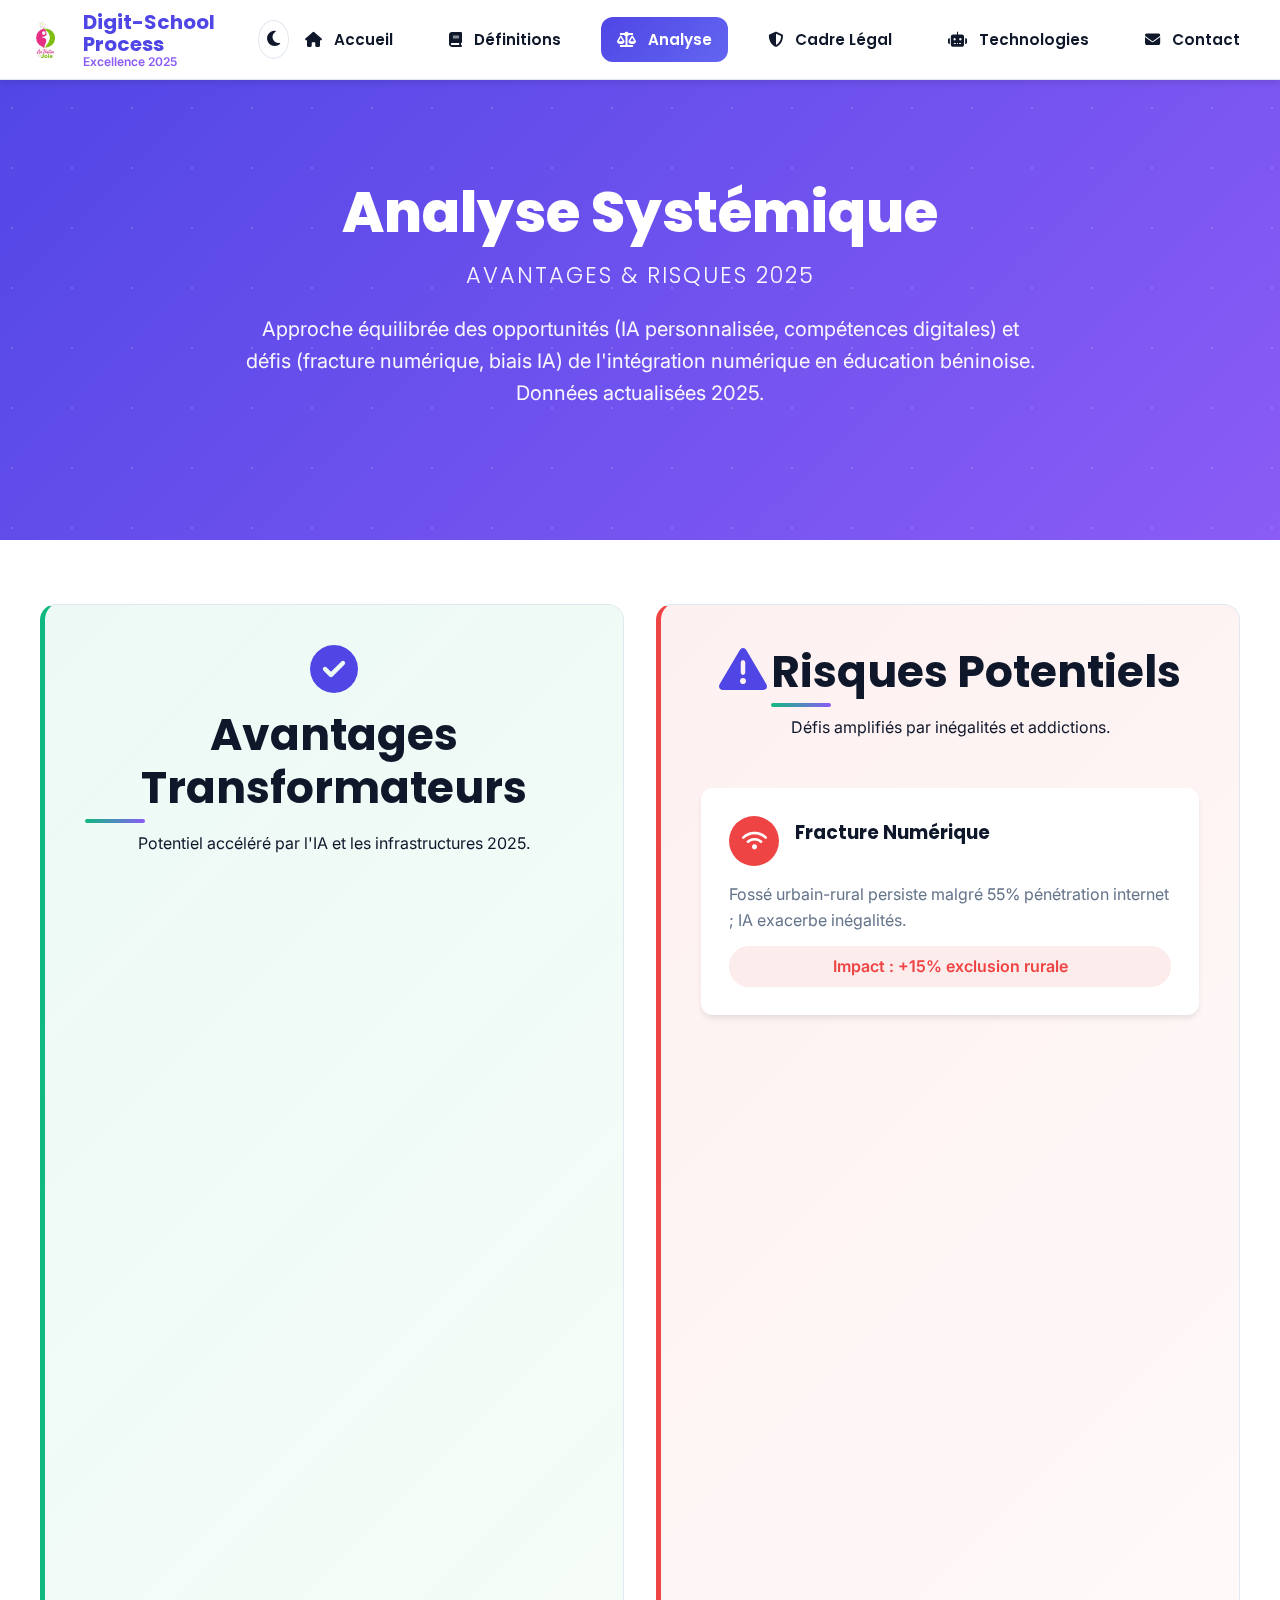
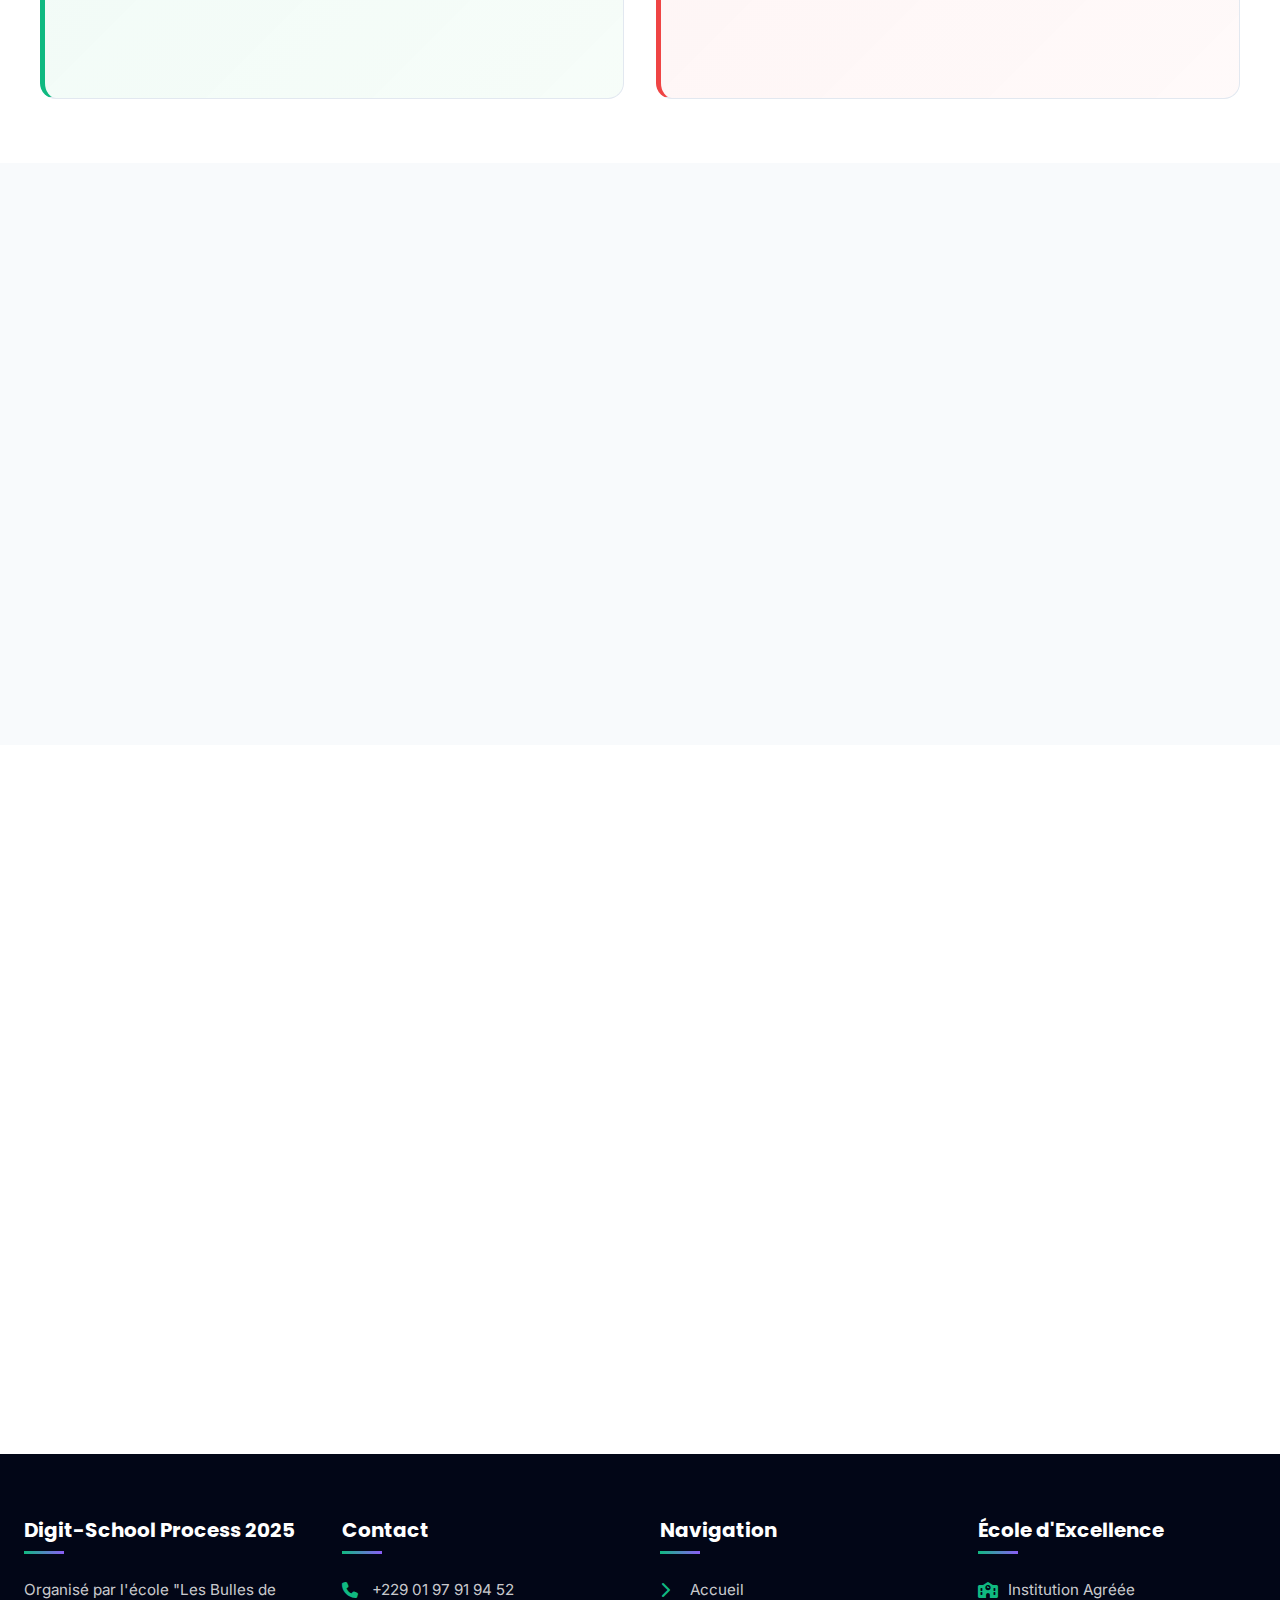
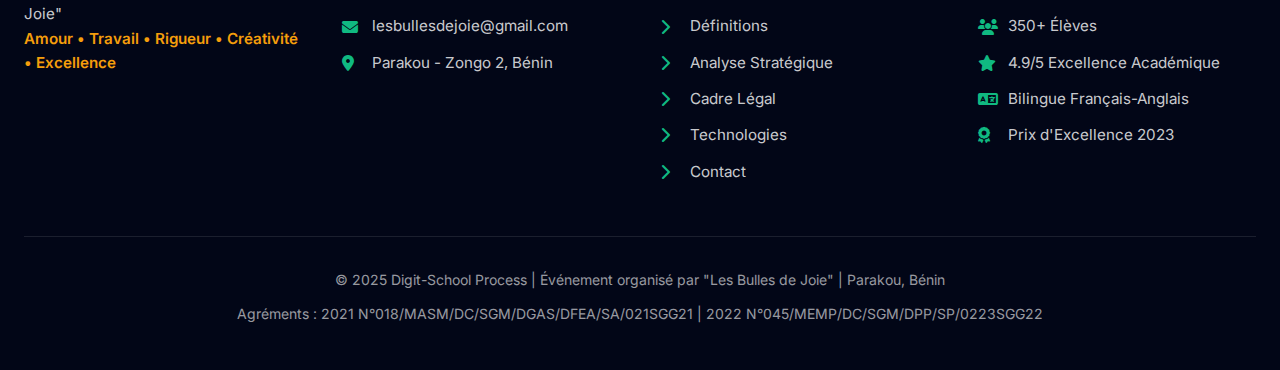
<file: avantages-risques.html>
<!DOCTYPE html>
<html lang="fr" data-theme="light">
<head>
    <meta charset="UTF-8">
    <meta name="viewport" content="width=device-width, initial-scale=1.0">
    <title>Analyse Systémique | Avantages & Risques - Digit-School Process 2025</title>
    
    <!-- SEO Meta -->
    <meta name="description" content="Analyse approfondie des avantages transformateurs (IA personnalisée, compétences 21e siècle) et risques (fracture numérique, biais IA) du numérique éducatif au Bénin en 2025.">
    <meta name="keywords" content="avantages numérique éducatif Bénin 2025, risques IA éducation, analyse systémique, transformation digitale école, mitigation fracture numérique, stratégies équilibre">
    <meta name="author" content="Digit-School Process 2025 - Comité Scientifique d'Excellence">
    <meta name="robots" content="index, follow">
    
    <!-- Open Graph -->
    <meta property="og:title" content="Analyse Systémique | Avantages & Risques | Digit-School Process 2025">
    <meta property="og:description" content="Approche équilibrée : bénéfices et défis du numérique éducatif au Bénin.">
    <meta property="og:type" content="website">
    <meta property="og:url" content="https://digit-school-process.bj/avantages-risques.html">
    <meta property="og:locale" content="fr_BJ">
    
    <!-- Canonical -->
    <link rel="canonical" href="https://digit-school-process.bj/avantages-risques.html">
    
    <!-- Fonts -->
    <link rel="preconnect" href="https://fonts.googleapis.com">
    <link rel="preconnect" href="https://fonts.gstatic.com" crossorigin>
    <link href="https://fonts.googleapis.com/css2?family=Inter:wght@300;400;500;600;700&family=Poppins:wght@300;400;500;600;700;800;900&display=swap" rel="stylesheet">
    
    <!-- Font Awesome -->
    <link rel="stylesheet" href="https://cdnjs.cloudflare.com/ajax/libs/font-awesome/6.4.0/css/all.min.css">
    
    <!-- AOS -->
    <link href="https://unpkg.com/aos@2.3.1/dist/aos.css" rel="stylesheet">
    
    <style>
        /* ===== VARIABLES CSS ===== */
        :root {
            --primary: #4F46E5;
            --primary-light: #6366F1;
            --secondary: #10B981;
            --accent: #8B5CF6;
            --gold: #F59E0B;
            --success: #059669;
            --danger: #EF4444;
            --light: #FFFFFF;
            --gray-light: #F8FAFC;
            --gray: #E2E8F0;
            --gray-dark: #64748B;
            --dark: #0F172A;
            --darkest: #020617;
            --font-heading: 'Poppins', sans-serif;
            --font-body: 'Inter', sans-serif;
            --border-radius: 12px;
            --border-radius-lg: 16px;
            --shadow-sm: 0 1px 3px 0 rgb(0 0 0 / 0.1);
            --shadow-md: 0 4px 6px -1px rgb(0 0 0 / 0.1);
            --shadow-lg: 0 10px 15px -3px rgb(0 0 0 / 0.1);
            --header-height: 80px;
            --header-scrolled-height: 70px;
        }

        [data-theme="dark"] {
            --light: #0F172A;
            --gray-light: #1E293B;
            --gray: #334155;
            --gray-dark: #94A3B8;
            --dark: #F1F5F9;
            --darkest: #FFFFFF;
        }

        /* ===== RESET & BASE ===== */
        * { margin: 0; padding: 0; box-sizing: border-box; }
        ::selection { background: var(--accent); color: var(--light); }
        html { scroll-behavior: smooth; scroll-padding-top: var(--header-height); font-size: 16px; }
        body { font-family: var(--font-body); font-size: 1rem; line-height: 1.6; color: var(--dark); background: var(--light); overflow-x: hidden; }

        /* ===== TYPOGRAPHIE ===== */
        h1, h2, h3, h4, h5, h6 { font-family: var(--font-heading); font-weight: 700; line-height: 1.2; margin-bottom: 1rem; }
        h1 { font-size: clamp(2.5rem, 5vw, 4rem); }
        h2 { font-size: clamp(1.875rem, 4vw, 2.75rem); position: relative; display: inline-block; }
        h2::after { content: ''; position: absolute; bottom: -8px; left: 0; width: 60px; height: 4px; background: linear-gradient(90deg, var(--secondary), var(--accent)); border-radius: 2px; }
        p { margin-bottom: 1rem; line-height: 1.6; }
        a { color: var(--primary); text-decoration: none; transition: all 0.3s ease; }
        a:hover { color: var(--accent); }

        /* ===== LAYOUT ===== */
        .container { width: 100%; max-width: 1280px; margin: 0 auto; padding: 0 1.5rem; }
        .section { padding: 4rem 0; }
        .section-title { text-align: center; margin-bottom: 3rem; }
        .section-subtitle { color: var(--gray-dark); max-width: 700px; margin: 0.75rem auto 0; }

        /* ===== HEADER ===== */
        .main-header {
            position: fixed; top: 0; left: 0; width: 100%; height: var(--header-height);
            background: var(--light); border-bottom: 1px solid var(--gray); z-index: 1000;
            transition: all 0.4s ease; box-shadow: var(--shadow-md);
        }
        .main-header.scrolled { height: var(--header-scrolled-height); backdrop-filter: blur(10px); background: rgba(255, 255, 255, 0.95); }
        [data-theme="dark"] .main-header.scrolled { background: rgba(15, 23, 42, 0.95); }
        .header-container { display: flex; justify-content: space-between; align-items: center; height: 100%; }
        .logo-brand { display: flex; align-items: center; gap: 1rem; text-decoration: none; }
        .logo-img { height: 45px; width: auto; transition: transform 0.3s ease; }
        .logo-brand:hover .logo-img { transform: scale(1.05); }
        .logo-text { display: flex; flex-direction: column; line-height: 1.1; }
        .logo-text .main { font-family: var(--font-heading); font-weight: 700; font-size: 1.25rem; color: var(--primary); }
        .logo-text .sub { font-size: 0.75rem; color: var(--accent); font-weight: 600; }
        
        .main-nav-actions { display: flex; align-items: center; gap: 1rem; }
        .theme-toggle { background: none; border: 1px solid var(--gray); color: var(--dark); padding: 0.5rem; border-radius: 50%; cursor: pointer; transition: all 0.3s ease; font-size: 1.1rem; }
        .theme-toggle:hover { background: var(--gray-light); border-color: var(--primary); }
        .mobile-menu-btn { display: none; background: none; border: none; color: var(--primary); font-size: 1.5rem; cursor: pointer; padding: 0.5rem; z-index: 1001; transition: transform 0.3s ease; }
        .mobile-menu-btn:hover { transform: rotate(90deg); }
        
        .main-nav { display: flex; align-items: center; }
        .nav-list { display: flex; list-style: none; gap: 1.5rem; }
        .nav-link { font-family: var(--font-heading); font-weight: 600; font-size: 0.95rem; color: var(--dark); padding: 0.75rem 1rem; border-radius: var(--border-radius); transition: all 0.3s ease; white-space: nowrap; position: relative; }
        .nav-link:hover { background: var(--gray-light); color: var(--primary); transform: translateY(-2px); }
        .nav-link.active { background: linear-gradient(135deg, var(--primary), var(--primary-light)); color: var(--light); }
        .nav-link i { margin-right: 0.5rem; }
        
        .menu-overlay { display: none; position: fixed; top: var(--header-height); left: 0; width: 100%; height: calc(100vh - var(--header-height)); background: rgba(0, 0, 0, 0.6); z-index: 999; backdrop-filter: blur(5px); transition: opacity 0.3s ease; }
        .menu-overlay.active { display: block; opacity: 1; }

        /* ===== BOUTONS ===== */
        .btn {
            display: inline-flex; align-items: center; justify-content: center; gap: 0.75rem;
            padding: 1rem 2rem; font-family: var(--font-heading); font-weight: 600;
            border: none; border-radius: var(--border-radius); cursor: pointer;
            transition: all 0.4s cubic-bezier(0.4, 0, 0.2, 1);
            background: linear-gradient(135deg, var(--primary), var(--primary-light));
            color: var(--light); position: relative; overflow: hidden;
        }
        .btn::before { content: ''; position: absolute; top: 0; left: -100%; width: 100%; height: 100%; background: linear-gradient(90deg, transparent, rgba(255,255,255,0.2), transparent); transition: left 0.5s; }
        .btn:hover::before { left: 100%; }
        .btn:hover { transform: translateY(-3px) scale(1.02); box-shadow: var(--shadow-lg); }
        .btn-secondary { background: linear-gradient(135deg, var(--secondary), var(--success)); }
        .btn-outline { background: transparent; color: var(--primary); border: 2px solid var(--primary); }
        .btn-outline:hover { background: var(--primary); color: var(--light); }

        /* ===== HERO SECTION ===== */
        .hero {
            min-height: 60vh; padding: calc(var(--header-height) + 4rem) 0 4rem;
            background: linear-gradient(135deg, var(--primary) 0%, var(--accent) 100%);
            color: var(--light); display: flex; align-items: center; text-align: center;
            position: relative; overflow: hidden;
        }
        .hero::before {
            content: ''; position: absolute; top: 0; left: 0; width: 100%; height: 100%;
            background-image: radial-gradient(circle at 20% 80%, rgba(255, 255, 255, 0.15) 1px, transparent 1px);
            background-size: 60px 60px; animation: floatParticles 40s linear infinite;
        }
        @keyframes floatParticles {
            0% { transform: translateY(0) translateX(0) rotate(0deg); }
            100% { transform: translateY(-60px) translateX(60px) rotate(360deg); }
        }
        .hero-content { max-width: 900px; margin: 0 auto; position: relative; z-index: 1; }
        .hero-title { font-size: clamp(2.5rem, 5vw, 3.5rem); font-weight: 800; margin-bottom: 1.5rem; color: var(--light); }
        .hero-title span { display: block; font-size: 0.4em; font-weight: 300; margin-top: 1rem; opacity: 0.95; letter-spacing: 2px; text-transform: uppercase; }
        .hero-subtitle { font-size: 1.25rem; opacity: 0.95; max-width: 800px; margin: 0 auto 2rem; }

        /* ===== CONTENU SPÉCIFIQUE À L'ANALYSE ===== */
        .analysis-grid { 
            display: grid; grid-template-columns: 1fr 1fr; gap: 2rem; 
            margin: 0 auto; max-width: 1200px;
        }
        
        .advantages-section, .risks-section { 
            padding: 2.5rem; border-radius: var(--border-radius-lg); 
            min-height: 600px; display: flex; flex-direction: column; 
            border: 1px solid var(--gray);
        }
        
        .advantages-section { 
            background: linear-gradient(135deg, rgba(16, 185, 129, 0.08) 0%, rgba(34, 197, 94, 0.04) 100%); 
            border-left: 5px solid var(--secondary);
        }
        
        .risks-section { 
            background: linear-gradient(135deg, rgba(239, 68, 68, 0.08) 0%, rgba(248, 113, 113, 0.04) 100%); 
            border-left: 5px solid var(--danger);
        }
        
        .section-header { text-align: center; margin-bottom: 2rem; }
        .section-header i { font-size: 3rem; margin-bottom: 1rem; color: var(--primary); }
        .advantages-list, .risks-list { flex-grow: 1; display: flex; flex-direction: column; gap: 1.5rem; }
        
        .advantage-item, .risk-item { 
            padding: 1.75rem; border-radius: var(--border-radius); 
            transition: all 0.3s ease; box-shadow: var(--shadow-md); background: var(--light); 
        }
        .advantage-item:hover, .risk-item:hover { transform: translateY(-5px); box-shadow: var(--shadow-lg); }
        
        .item-header { display: flex; align-items: center; gap: 1rem; margin-bottom: 1rem; }
        .item-icon { 
            width: 50px; height: 50px; border-radius: 50%; 
            display: flex; align-items: center; justify-content: center; 
            color: var(--light); font-size: 1.25rem; 
        }
        .advantages-section .item-icon { background: var(--secondary); }
        .risks-section .item-icon { background: var(--danger); }
        
        .item-content { line-height: 1.6; color: var(--gray-dark); }
        .item-impact { 
            font-weight: 600; margin-top: 0.75rem; padding: 0.5rem 1rem; 
            border-radius: 20px; text-align: center; 
        }
        .advantages-section .item-impact { background: rgba(16, 185, 129, 0.1); color: var(--secondary); }
        .risks-section .item-impact { background: rgba(239, 68, 68, 0.1); color: var(--danger); }

        .balance-grid { 
            display: grid; grid-template-columns: repeat(auto-fit, minmax(300px, 1fr)); 
            gap: 2rem; max-width: 1000px; margin: 0 auto;
        }
        
        .balance-card { 
            background: var(--light); border-radius: var(--border-radius-lg); 
            padding: 2.5rem; text-align: center; transition: all 0.3s ease; 
            box-shadow: var(--shadow-md); border: 1px solid var(--gray);
        }
        
        .balance-card:hover { transform: translateY(-5px); box-shadow: var(--shadow-lg); }
        .balance-icon { font-size: 3rem; color: var(--gold); margin-bottom: 1rem; }

        .recommendations-grid { 
            display: grid; grid-template-columns: repeat(auto-fit, minmax(350px, 1fr)); 
            gap: 2rem; max-width: 1100px; margin: 0 auto;
        }
        
        .recommendation-card { 
            background: var(--light); border-radius: var(--border-radius-lg); 
            padding: 2rem; box-shadow: var(--shadow-md); transition: all 0.3s ease; 
            border-left: 4px solid var(--gold); border: 1px solid var(--gray);
        }
        
        .recommendation-card:hover { transform: translateY(-5px); box-shadow: var(--shadow-lg); border-left-color: var(--secondary); }

        /* ===== FOOTER ===== */
        .main-footer {
            background: var(--darkest); color: var(--light); padding: 4rem 0 2rem;
        }
        
        .footer-grid {
            display: grid; grid-template-columns: repeat(auto-fit, minmax(250px, 1fr));
            gap: 2.5rem; margin-bottom: 2.5rem;
        }
        
        .footer-section { display: flex; flex-direction: column; }
        .footer-title {
            font-size: 1.25rem; color: var(--light); margin-bottom: 1.5rem;
            position: relative; padding-bottom: 0.75rem;
        }
        
        .footer-title::after {
            content: ''; position: absolute; bottom: 0; left: 0; width: 40px; height: 3px;
            background: linear-gradient(90deg, var(--secondary), var(--accent));
        }
        
        .footer-links { list-style: none; }
        .footer-links li { margin-bottom: 0.75rem; }
        .footer-links a, .footer-links span {
            color: rgba(255, 255, 255, 0.8); text-decoration: none; transition: all 0.3s ease;
            display: flex; align-items: center; gap: 0.75rem; font-size: 0.95rem;
        }
        
        .footer-links a:hover { color: var(--light); transform: translateX(5px); }
        .footer-links i { width: 18px; color: var(--secondary); font-size: 1rem; transition: color 0.3s ease; }
        .footer-links a:hover i { color: var(--accent); }
        
        .footer-bottom {
            text-align: center; padding-top: 2rem; border-top: 1px solid rgba(255, 255, 255, 0.1);
            font-size: 0.875rem; color: rgba(255, 255, 255, 0.6);
        }
        
        .footer-bottom p { margin-bottom: 0.75rem; }

        /* ===== RESPONSIVE ===== */
        @media (max-width: 992px) {
            .analysis-grid { grid-template-columns: 1fr; gap: 2rem; }
            .recommendations-grid { grid-template-columns: 1fr; }
            .nav-list { gap: 1rem; }
            .nav-link { padding: 0.5rem 0.75rem; font-size: 0.9rem; }
        }
        
        @media (max-width: 768px) {
            .mobile-menu-btn { display: block; }
            .main-nav { 
                position: fixed; top: var(--header-height); left: -100%; width: 300px; 
                height: calc(100vh - var(--header-height)); background: var(--light); 
                flex-direction: column; justify-content: flex-start; padding: 2rem;
                transition: left 0.4s cubic-bezier(0.4, 0, 0.2, 1); z-index: 1000;
                box-shadow: var(--shadow-lg); overflow-y: auto;
            }
            
            .main-nav.active { left: 0; }
            .nav-list { flex-direction: column; width: 100%; gap: 0; }
            .nav-list li { width: 100%; border-bottom: 1px solid var(--gray); }
            .nav-link { padding: 1.25rem 1rem; font-size: 1.1rem; display: flex; align-items: center; width: 100%; border-radius: 0; }
            .nav-link i { width: 24px; text-align: center; margin-right: 1rem; font-size: 1.2rem; }
            .nav-link:hover { background: linear-gradient(90deg, var(--primary), var(--primary-light)); color: var(--light); }
            .hero { padding: calc(var(--header-height) + 2rem) 0 3rem; }
            .advantages-section, .risks-section { min-height: auto; padding: 2rem; }
            .balance-grid { grid-template-columns: 1fr; }
            .footer-grid { grid-template-columns: 1fr; gap: 2rem; }
        }
        
        @media (max-width: 576px) {
            .container { padding: 0 1rem; }
            .advantages-section, .risks-section { padding: 1.5rem; }
            .hero-title { font-size: 2rem; }
            .section { padding: 3rem 0; }
            h1 { font-size: 2rem; } h2 { font-size: 1.75rem; } h3 { font-size: 1.375rem; }
        }
    </style>
</head>
<body>
    <!-- Header COMPLET -->
    <header class="main-header">
        <div class="container header-container">
            <a href="index.html" class="logo-brand">
                <img src="./assets/images/logo-premium.png" alt="Logo Digit-School Process 2025" class="logo-img">
                <div class="logo-text">
                    <div class="main">Digit-School Process</div>
                    <div class="sub">Excellence 2025</div>
                </div>
            </a>
            
            <div class="main-nav-actions">
                <button class="theme-toggle" id="themeToggle" aria-label="Basculer le mode sombre">
                    <i class="fas fa-moon"></i>
                </button>
                <button class="mobile-menu-btn" id="mobileMenuBtn" aria-label="Menu mobile">
                    <i class="fas fa-bars"></i>
                </button>
            </div>
            
            <nav class="main-nav" aria-label="Navigation principale" id="mainNav">
                <ul class="nav-list">
                    <li><a href="index.html" class="nav-link"><i class="fas fa-home"></i> Accueil</a></li>
                    <li><a href="definitions.html" class="nav-link"><i class="fas fa-book"></i> Définitions</a></li>
                    <li><a href="avantages-risques.html" class="nav-link active"><i class="fas fa-balance-scale"></i> Analyse</a></li>
                    <li><a href="precautions-lois.html" class="nav-link"><i class="fas fa-shield-alt"></i> Cadre Légal</a></li>
                    <li><a href="technologies.html" class="nav-link"><i class="fas fa-robot"></i> Technologies</a></li>
                    <li><a href="contact.html" class="nav-link"><i class="fas fa-envelope"></i> Contact</a></li>
                </ul>
            </nav>
            
            <div class="menu-overlay" id="menuOverlay"></div>
        </div>
    </header>

    <!-- Hero Section -->
    <section class="hero">
        <div class="container">
            <div class="hero-content" data-aos="fade-up">
                <h1 class="hero-title">
                    Analyse Systémique
                    <span>Avantages & Risques 2025</span>
                </h1>
                
                <p class="hero-subtitle">
                    Approche équilibrée des opportunités (IA personnalisée, compétences digitales) et défis (fracture numérique, biais IA) 
                    de l'intégration numérique en éducation béninoise. Données actualisées 2025.
                </p>
            </div>
        </div>
    </section>

    <!-- Analysis Section -->
    <section class="section" id="analysis">
        <div class="container">
            <div class="analysis-grid">
                <div class="advantages-section" data-aos="fade-right">
                    <div class="section-header">
                        <i class="fas fa-check-circle"></i>
                        <h2>Avantages Transformateurs</h2>
                        <p>Potentiel accéléré par l'IA et les infrastructures 2025.</p>
                    </div>
                    
                    <div class="advantages-list">
                        <article class="advantage-item" data-aos="fade-up" data-aos-delay="100">
                            <div class="item-header">
                                <div class="item-icon"><i class="fas fa-layer-group"></i></div>
                                <h3>Accès Élargi & Égalité</h3>
                            </div>
                            <div class="item-content">
                                Plateformes comme Moodle et MOOCs surmontent barrières géo-socio-économiques ; plan Bénin 2025 intègre exclus via classes passerelles numériques.
                            </div>
                            <div class="item-impact">Impact : -20% fracture rurale-urbaine</div>
                        </article>
                        
                        <article class="advantage-item" data-aos="fade-up" data-aos-delay="200">
                            <div class="item-header">
                                <div class="item-icon"><i class="fas fa-user-graduate"></i></div>
                                <h3>Personnalisation via IA</h3>
                            </div>
                            <div class="item-content">
                                Adaptive learning avec IA adapte rythme/contenu ; projets GPE KIX au Bénin pour manuels sciences localisés.
                            </div>
                            <div class="item-impact">Impact : +30% engagement élèves</div>
                        </article>
                        
                        <article class="advantage-item" data-aos="fade-up" data-aos-delay="300">
                            <div class="item-header">
                                <div class="item-icon"><i class="fas fa-brain"></i></div>
                                <h3>Compétences 21e Siècle</h3>
                            </div>
                            <div class="item-content">
                                Outils numériques boostent critique/collaboration ; formation STIM via IA pour employabilité.
                            </div>
                            <div class="item-impact">Impact : +25% compétences digitales</div>
                        </article>
                    </div>
                </div>

                <div class="risks-section" data-aos="fade-left">
                    <div class="section-header">
                        <i class="fas fa-exclamation-triangle"></i>
                        <h2>Risques Potentiels</h2>
                        <p>Défis amplifiés par inégalités et addictions.</p>
                    </div>
                    
                    <div class="risks-list">
                        <article class="risk-item" data-aos="fade-up" data-aos-delay="100">
                            <div class="item-header">
                                <div class="item-icon"><i class="fas fa-wifi"></i></div>
                                <h3>Fracture Numérique</h3>
                            </div>
                            <div class="item-content">
                                Fossé urbain-rural persiste malgré 55% pénétration internet ; IA exacerbe inégalités.
                            </div>
                            <div class="item-impact">Impact : +15% exclusion rurale</div>
                        </article>
                        
                        <article class="risk-item" data-aos="fade-up" data-aos-delay="200">
                            <div class="item-header">
                                <div class="item-icon"><i class="fas fa-user-lock"></i></div>
                                <h3>Confidentialité & Biais IA</h3>
                            </div>
                            <div class="item-content">
                                Fuites données mineurs ; biais IA perpétuent préjugés.
                            </div>
                            <div class="item-impact">Impact : Risques privacy pour 70% utilisateurs jeunes</div>
                        </article>
                        
                        <article class="risk-item" data-aos="fade-up" data-aos-delay="300">
                            <div class="item-header">
                                <div class="item-icon"><i class="fas fa-brain-circuit"></i></div>
                                <h3>Dépendance & Addiction</h3>
                            </div>
                            <div class="item-content">
                                Réseaux sociaux causent distraction/addiction ; automatisation menace emplois éducatifs.
                            </div>
                            <div class="item-impact">Impact : -25% concentration</div>
                        </article>
                    </div>
                </div>
            </div>
        </div>
    </section>

    <!-- Balance Section -->
    <section class="section" style="background: var(--gray-light);">
        <div class="container">
            <div class="section-title" data-aos="fade-up">
                <h2>Maintenir l'Équilibre</h2>
                <p class="section-subtitle">Stratégies pour transformer risques en opportunités</p>
            </div>
            
            <div class="balance-grid">
                <div class="balance-card" data-aos="fade-up" data-aos-delay="100">
                    <i class="fas fa-shield-alt balance-icon"></i>
                    <h3>Souveraineté Numérique</h3>
                    <p>Infrastructures locales/open-source ; conformité pour contrôle données béninoises.</p>
                </div>
                
                <div class="balance-card" data-aos="fade-up" data-aos-delay="200">
                    <i class="fas fa-handshake balance-icon"></i>
                    <h3>Partenariats Éthiques</h3>
                    <p>PPP transparents ; prioriser éducation sur profit.</p>
                </div>
                
                <div class="balance-card" data-aos="fade-up" data-aos-delay="300">
                    <i class="fas fa-book-reader balance-icon"></i>
                    <h3>Pédagogie Centrale</h3>
                    <p>Outils au service de l'humain ; formation enseignants STIM.</p>
                </div>
            </div>
        </div>
    </section>

    <!-- Recommendations Section -->
    <section class="section">
        <div class="container">
            <div class="section-title" data-aos="fade-up">
                <h2>Stratégies de Mitigation</h2>
                <p class="section-subtitle">Feuille de route 2025 pour intégration responsable</p>
            </div>
            
            <div class="recommendations-grid">
                <div class="recommendation-card" data-aos="fade-up" data-aos-delay="100">
                    <h3><i class="fas fa-universal-access"></i> Atténuer Fracture Numérique</h3>
                    <p class="mitigation-summary">Subventions et solutions offline pour équité.</p>
                    <ul class="mitigation-steps" style="list-style: none; padding-left: 0;">
                        <li><strong>Technique :</strong> Moodle mesh/réseaux communautaires</li>
                        <li><strong>Politique :</strong> Subventions équipements via MEN</li>
                    </ul>
                </div>
                
                <div class="recommendation-card" data-aos="fade-up" data-aos-delay="200">
                    <h3><i class="fas fa-user-lock"></i> Gestion Biais & Privacy</h3>
                    <p class="mitigation-summary">Audits IA ; protocoles renforcés.</p>
                    <ul class="mitigation-steps" style="list-style: none; padding-left: 0;">
                        <li><strong>Conformité :</strong> Audits annuels ; sensibilisation cybersécurité</li>
                        <li><strong>Prévention :</strong> IA éthique ; privacy by design</li>
                    </ul>
                </div>
                
                <div class="recommendation-card" data-aos="fade-up" data-aos-delay="300">
                    <h3><i class="fas fa-chalkboard-teacher"></i> Formation & Addiction</h3>
                    <p class="mitigation-summary">Programmes modulaires ; régulation écrans.</p>
                    <ul class="mitigation-steps" style="list-style: none; padding-left: 0;">
                        <li><strong>Modulaire :</strong> Référentiel compétences ; Tech Coachs zones</li>
                        <li><strong>Accompagnement :</strong> Ateliers anti-addiction ; MOOCs STIM</li>
                    </ul>
                </div>
            </div>
        </div>
    </section>

    <!-- Footer COMPLET -->
    <footer class="main-footer">
        <div class="container">
            <div class="footer-grid">
                <div class="footer-section">
                    <h4 class="footer-title">Digit-School Process 2025</h4>
                    <p style="color: rgba(255,255,255,0.8); line-height: 1.6; font-size: 0.95rem;">
                        Organisé par l'école "Les Bulles de Joie"<br>
                        <span style="color: var(--gold); font-weight: 600;">
                            Amour • Travail • Rigueur • Créativité • Excellence
                        </span>
                    </p>
                </div>
                
                <div class="footer-section">
                    <h4 class="footer-title">Contact</h4>
                    <ul class="footer-links">
                        <li><a href="tel:+2290197919452"><i class="fas fa-phone"></i> +229 01 97 91 94 52</a></li>
                        <li><a href="mailto:lesbullesdejoie@gmail.com"><i class="fas fa-envelope"></i> lesbullesdejoie@gmail.com</a></li>
                        <li><span><i class="fas fa-map-marker-alt"></i> Parakou - Zongo 2, Bénin</span></li>
                    </ul>
                </div>
                
                <div class="footer-section">
                    <h4 class="footer-title">Navigation</h4>
                    <ul class="footer-links">
                        <li><a href="index.html"><i class="fas fa-chevron-right"></i> Accueil</a></li>
                        <li><a href="definitions.html"><i class="fas fa-chevron-right"></i> Définitions</a></li>
                        <li><a href="avantages-risques.html"><i class="fas fa-chevron-right"></i> Analyse Stratégique</a></li>
                        <li><a href="precautions-lois.html"><i class="fas fa-chevron-right"></i> Cadre Légal</a></li>
                        <li><a href="technologies.html"><i class="fas fa-chevron-right"></i> Technologies</a></li>
                        <li><a href="contact.html"><i class="fas fa-chevron-right"></i> Contact</a></li>
                    </ul>
                </div>
                
                <div class="footer-section">
                    <h4 class="footer-title">École d'Excellence</h4>
                    <ul class="footer-links">
                        <li><span><i class="fas fa-school"></i> Institution Agréée</span></li>
                        <li><span><i class="fas fa-users"></i> 350+ Élèves</span></li>
                        <li><span><i class="fas fa-star"></i> 4.9/5 Excellence Académique</span></li>
                        <li><span><i class="fas fa-language"></i> Bilingue Français-Anglais</span></li>
                        <li><span><i class="fas fa-award"></i> Prix d'Excellence 2023</span></li>
                    </ul>
                </div>
            </div>
            
            <div class="footer-bottom">
                <p>&copy; 2025 Digit-School Process | Événement organisé par "Les Bulles de Joie" | Parakou, Bénin</p>
                <p>Agréments : 2021 N°018/MASM/DC/SGM/DGAS/DFEA/SA/021SGG21 | 2022 N°045/MEMP/DC/SGM/DPP/SP/0223SGG22</p>
            </div>
        </div>
    </footer>

    <!-- Scripts COMPLETS -->
    <script src="https://unpkg.com/aos@2.3.1/dist/aos.js"></script>
    <script>
        document.addEventListener('DOMContentLoaded', function() {
            // Initialiser AOS
            AOS.init({
                duration: 800,
                once: false,
                offset: 100,
                easing: 'ease-out-cubic',
                mirror: true
            });

            // Thème Dark Mode
            const themeToggle = document.getElementById('themeToggle');
            const html = document.documentElement;
            const currentTheme = localStorage.getItem('theme') || 'light';
            html.setAttribute('data-theme', currentTheme);
            themeToggle.querySelector('i').className = currentTheme === 'dark' ? 'fas fa-sun' : 'fas fa-moon';

            themeToggle.addEventListener('click', () => {
                const newTheme = html.getAttribute('data-theme') === 'light' ? 'dark' : 'light';
                html.setAttribute('data-theme', newTheme);
                localStorage.setItem('theme', newTheme);
                themeToggle.querySelector('i').className = newTheme === 'dark' ? 'fas fa-sun' : 'fas fa-moon';
            });

            // Menu mobile
            const mobileBtn = document.getElementById('mobileMenuBtn');
            const nav = document.getElementById('mainNav');
            const overlay = document.getElementById('menuOverlay');
            
            function toggleMenu() {
                nav.classList.toggle('active');
                overlay.classList.toggle('active');
                mobileBtn.innerHTML = nav.classList.contains('active') 
                    ? '<i class="fas fa-times"></i>' 
                    : '<i class="fas fa-bars"></i>';
                document.body.style.overflow = nav.classList.contains('active') ? 'hidden' : '';
            }
            
            mobileBtn.addEventListener('click', toggleMenu);
            overlay.addEventListener('click', toggleMenu);
            
            // Fermer au clic sur un lien
            document.querySelectorAll('.nav-link').forEach(link => {
                link.addEventListener('click', () => {
                    nav.classList.remove('active');
                    overlay.classList.remove('active');
                    mobileBtn.innerHTML = '<i class="fas fa-bars"></i>';
                    document.body.style.overflow = '';
                });
            });
            
            // Header scroll
            const header = document.querySelector('.main-header');
            window.addEventListener('scroll', () => {
                if (window.scrollY > 50) {
                    header.classList.add('scrolled');
                } else {
                    header.classList.remove('scrolled');
                }
            });

            // Smooth scroll pour les liens internes
            document.querySelectorAll('a[href^="#"]').forEach(anchor => {
                anchor.addEventListener('click', function (e) {
                    e.preventDefault();
                    const target = document.querySelector(this.getAttribute('href'));
                    if (target) {
                        target.scrollIntoView({
                            behavior: 'smooth',
                            block: 'start'
                        });
                    }
                });
            });
            
            // Fermer menu au resize
            window.addEventListener('resize', () => {
                if (window.innerWidth > 768) {
                    nav.classList.remove('active');
                    overlay.classList.remove('active');
                    mobileBtn.innerHTML = '<i class="fas fa-bars"></i>';
                    document.body.style.overflow = '';
                }
            });
        });
    </script>
</body>
</html>
</file>
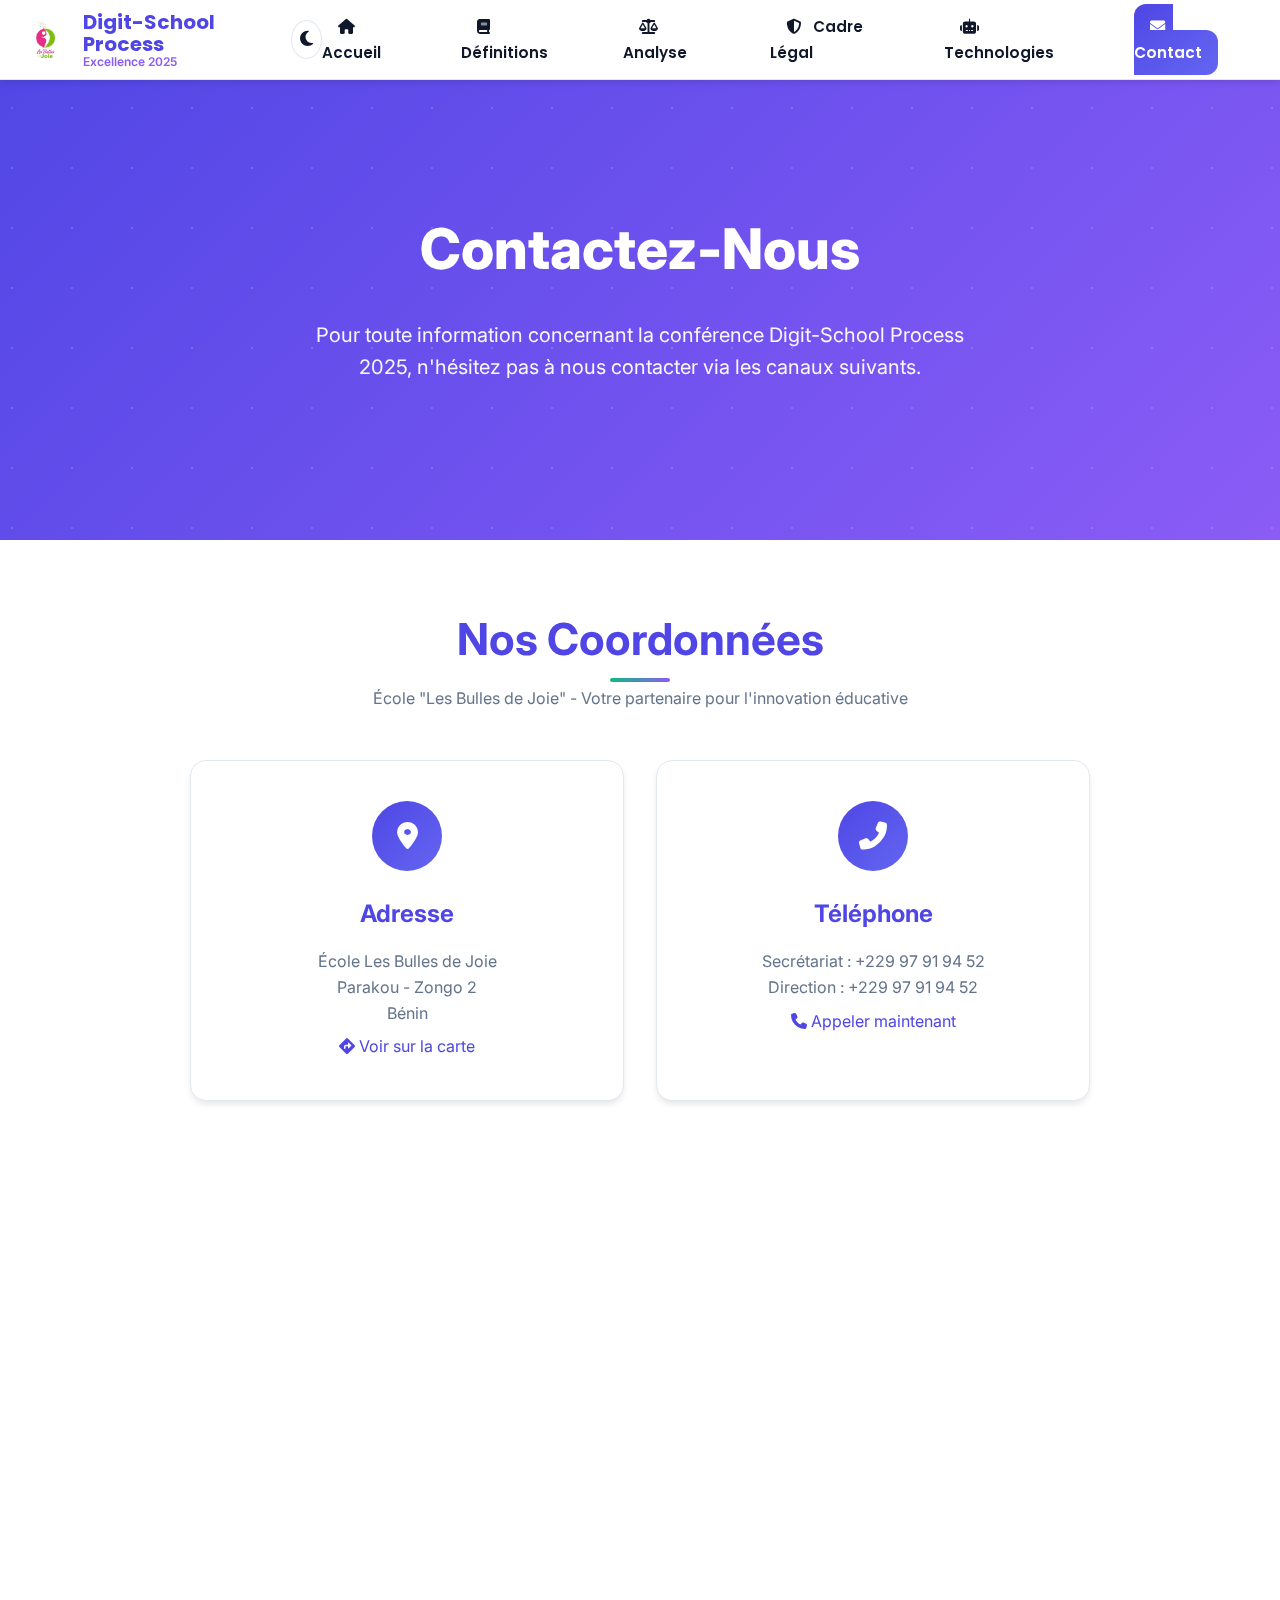
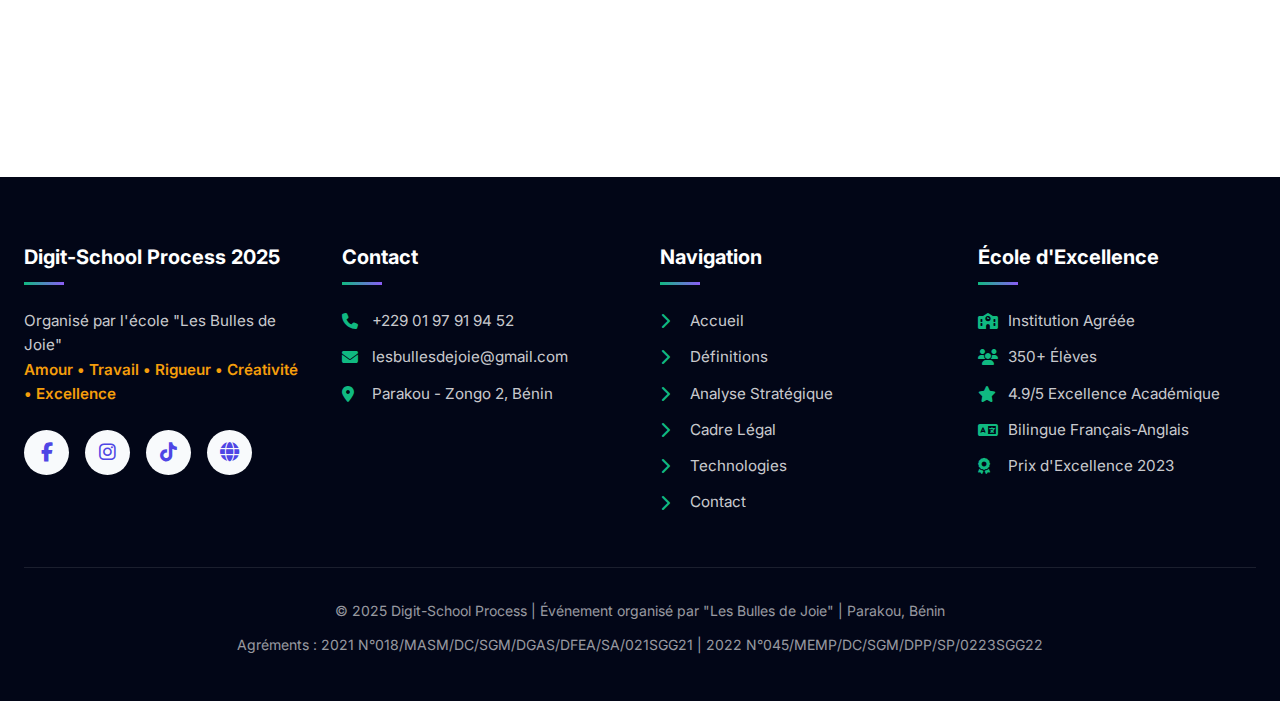
<file: contact.html>
<!DOCTYPE html>
<html lang="fr" data-theme="light">
<head>
    <meta charset="UTF-8">
    <meta name="viewport" content="width=device-width, initial-scale=1.0">
    <title>Contact | Digit-School Process 2025</title>
    
    <!-- SEO Meta -->
    <meta name="description" content="Contactez l'école Les Bulles de Joie pour plus d'informations sur la conférence Digit-School Process 2025. Informations de contact et localisation à Parakou, Bénin.">
    <meta name="keywords" content="contact école Parakou, Les Bulles de Joie, Digit-School Process 2025, éducation numérique Bénin, informations contact">
    <meta name="author" content="Digit-School Process 2025 - Comité Scientifique d'Excellence">
    <meta name="robots" content="index, follow">
    
    <!-- Open Graph -->
    <meta property="og:title" content="Contact | Digit-School Process 2025">
    <meta property="og:description" content="Contactez-nous pour plus d'informations sur notre conférence d'excellence numérique.">
    <meta property="og:type" content="website">
    <meta property="og:locale" content="fr_BJ">
    
    <!-- Canonical -->
    <link rel="canonical" href="https://digit-school-process.bj/contact.html">
    
    <!-- Fonts -->
    <link rel="preconnect" href="https://fonts.googleapis.com">
    <link rel="preconnect" href="https://fonts.gstatic.com" crossorigin>
    <link href="https://fonts.googleapis.com/css2?family=Inter:wght@300;400;500;600;700&family=Poppins:wght@300;400;500;600;700;800;900&display=swap" rel="stylesheet">
    
    <!-- Font Awesome -->
    <link rel="stylesheet" href="https://cdnjs.cloudflare.com/ajax/libs/font-awesome/6.4.0/css/all.min.css">
    
    <!-- AOS -->
    <link href="https://unpkg.com/aos@2.3.1/dist/aos.css" rel="stylesheet">
    
    <!-- CSS Principal -->
    <style>
        /* ===== VARIABLES CSS IDENTIQUES À INDEX ===== */
        :root {
            --primary: #4F46E5;
            --primary-light: #6366F1;
            --secondary: #10B981;
            --accent: #8B5CF6;
            --gold: #F59E0B;
            --light: #FFFFFF;
            --gray-light: #F8FAFC;
            --gray: #E2E8F0;
            --gray-dark: #64748B;
            --dark: #0F172A;
            --darkest: #020617;
            --font-heading: 'Poppins', sans-serif;
            --font-body: 'Inter', sans-serif;
            --border-radius: 12px;
            --border-radius-lg: 16px;
            --shadow-md: 0 4px 6px -1px rgb(0 0 0 / 0.1);
            --shadow-lg: 0 10px 15px -3px rgb(0 0 0 / 0.1);
            --header-height: 80px;
        }

        [data-theme="dark"] {
            --light: #0F172A;
            --gray-light: #1E293B;
            --gray: #334155;
            --gray-dark: #94A3B8;
            --dark: #F1F5F9;
            --darkest: #FFFFFF;
        }

        /* ===== RESET & BASE ===== */
        * { margin: 0; padding: 0; box-sizing: border-box; }
        html { scroll-behavior: smooth; scroll-padding-top: var(--header-height); }
        body { font-family: var(--font-body); color: var(--dark); background: var(--light); line-height: 1.6; }

        /* ===== HEADER IDENTIQUE À INDEX ===== */
        .main-header {
            position: fixed; top: 0; left: 0; width: 100%; height: var(--header-height);
            background: var(--light); border-bottom: 1px solid var(--gray); z-index: 1000;
            box-shadow: var(--shadow-md); transition: all 0.4s ease;
        }
        .main-header.scrolled { height: 70px; backdrop-filter: blur(10px); background: rgba(255, 255, 255, 0.95); }
        [data-theme="dark"] .main-header.scrolled { background: rgba(15, 23, 42, 0.95); }
        
        .container { 
            max-width: 1280px; 
            margin: 0 auto; 
            padding: 0 1.5rem; 
        }
        
        .header-container { 
            display: flex; 
            justify-content: space-between; 
            align-items: center; 
            height: 100%; 
        }
        
        .logo-brand { 
            display: flex; 
            align-items: center; 
            gap: 1rem; 
            text-decoration: none; 
        }
        
        .logo-img { 
            height: 45px; 
            width: auto; 
            transition: transform 0.3s ease; 
        }
        
        .logo-brand:hover .logo-img { 
            transform: scale(1.05); 
        }
        
        .logo-text { 
            display: flex; 
            flex-direction: column; 
            line-height: 1.1; 
        }
        
        .logo-text .main { 
            font-family: var(--font-heading); 
            font-weight: 700; 
            font-size: 1.25rem; 
            color: var(--primary); 
        }
        
        .logo-text .sub { 
            font-size: 0.75rem; 
            color: var(--accent); 
            font-weight: 600; 
        }

        /* ===== NAVIGATION MOBILE CORRIGÉE ===== */
        .main-nav-actions {
            display: flex;
            align-items: center;
            gap: 1rem;
        }
        
        .theme-toggle { 
            background: none; 
            border: 1px solid var(--gray); 
            color: var(--dark); 
            padding: 0.5rem; 
            border-radius: 50%; 
            cursor: pointer; 
            transition: all 0.3s ease; 
            font-size: 1.1rem; 
        }
        
        .theme-toggle:hover { 
            background: var(--gray-light); 
            border-color: var(--primary); 
        }
        
        .mobile-menu-btn { 
            display: none; 
            background: none; 
            border: none; 
            color: var(--primary); 
            font-size: 1.5rem; 
            cursor: pointer; 
            padding: 0.5rem; 
            z-index: 1001;
            transition: transform 0.3s ease;
        }
        
        .mobile-menu-btn:hover {
            transform: rotate(90deg);
        }
        
        .main-nav { 
            display: flex; 
            align-items: center; 
        }
        
        .nav-list { 
            display: flex; 
            list-style: none; 
            gap: 1.5rem; 
        }
        
        .nav-link { 
            font-family: var(--font-heading); 
            font-weight: 600; 
            font-size: 0.95rem; 
            color: var(--dark); 
            padding: 0.75rem 1rem; 
            border-radius: var(--border-radius); 
            transition: all 0.3s ease; 
            text-decoration: none; /* Ajouté pour supprimer le soulignement */
        }
        
        .nav-link:hover { 
            background: var(--gray-light); 
            color: var(--primary); 
            transform: translateY(-2px); 
            text-decoration: none; /* S'assurer qu'il n'y a pas de soulignement au hover */
        }
        
        .nav-link.active { 
            background: linear-gradient(135deg, var(--primary), var(--primary-light)); 
            color: var(--light); 
        }
        
        .nav-link i { 
            margin-right: 0.5rem; 
        }
        
        .menu-overlay {
            display: none;
            position: fixed;
            top: var(--header-height);
            left: 0;
            width: 100%;
            height: calc(100vh - var(--header-height));
            background: rgba(0, 0, 0, 0.6);
            z-index: 999;
            backdrop-filter: blur(5px);
            transition: opacity 0.3s ease;
        }
        
        .menu-overlay.active {
            display: block;
            opacity: 1;
        }

        /* ===== HERO SECTION ===== */
        .contact-hero {
            min-height: 60vh;
            padding: calc(var(--header-height) + 4rem) 0 4rem;
            background: linear-gradient(135deg, var(--primary) 0%, var(--accent) 100%);
            color: var(--light);
            display: flex;
            align-items: center;
            text-align: center;
            position: relative;
            overflow: hidden;
        }
        
        .contact-hero::before {
            content: '';
            position: absolute;
            top: 0;
            left: 0;
            width: 100%;
            height: 100%;
            background-image: radial-gradient(circle at 20% 80%, rgba(255, 255, 255, 0.15) 1px, transparent 1px);
            background-size: 60px 60px;
            animation: floatParticles 40s linear infinite;
        }
        
        @keyframes floatParticles {
            0% { transform: translateY(0) translateX(0) rotate(0deg); }
            100% { transform: translateY(-60px) translateX(60px) rotate(360deg); }
        }
        
        .hero-content { 
            max-width: 800px; 
            margin: 0 auto; 
            position: relative; 
            z-index: 1; 
        }
        
        .hero-title { 
            font-size: clamp(2.5rem, 5vw, 3.5rem); 
            font-weight: 800; 
            margin-bottom: 1.5rem; 
            color: var(--light); 
        }
        
        .hero-subtitle { 
            font-size: 1.25rem; 
            opacity: 0.95; 
            max-width: 700px; 
            margin: 0 auto 2rem; 
        }

        /* ===== CONTACT GRID CENTRÉ ===== */
        .contact-section { 
            padding: 4rem 0; 
        }
        
        .section-title { 
            text-align: center; 
            margin-bottom: 3rem; 
        }
        
        .section-title h2 { 
            font-size: clamp(1.875rem, 4vw, 2.75rem); 
            color: var(--primary); 
            position: relative; 
            display: inline-block; 
        }
        
        .section-title h2::after { 
            content: ''; 
            position: absolute; 
            bottom: -8px; 
            left: 50%; 
            transform: translateX(-50%); 
            width: 60px; 
            height: 4px; 
            background: linear-gradient(90deg, var(--secondary), var(--accent)); 
            border-radius: 2px; 
        }
        
        .section-subtitle { 
            color: var(--gray-dark); 
            max-width: 700px; 
            margin: 0.75rem auto 0; 
        }
        
        .contact-grid {
            display: grid;
            grid-template-columns: repeat(auto-fit, minmax(300px, 1fr));
            gap: 2rem;
            max-width: 900px;
            margin: 0 auto;
        }
        
        .contact-card {
            background: var(--light);
            border-radius: var(--border-radius-lg);
            padding: 2.5rem;
            text-align: center;
            box-shadow: var(--shadow-md);
            transition: all 0.3s ease;
            border: 1px solid var(--gray);
        }
        
        .contact-card:hover {
            transform: translateY(-5px);
            box-shadow: var(--shadow-lg);
            border-color: var(--primary);
        }
        
        .contact-icon {
            width: 70px;
            height: 70px;
            background: linear-gradient(135deg, var(--primary), var(--primary-light));
            border-radius: 50%;
            display: flex;
            align-items: center;
            justify-content: center;
            color: var(--light);
            font-size: 1.75rem;
            margin: 0 auto 1.5rem;
        }
        
        .contact-card h3 {
            font-size: 1.5rem;
            color: var(--primary);
            margin-bottom: 1rem;
        }
        
        .contact-info {
            color: var(--gray-dark);
            line-height: 1.6;
        }
        
        .contact-info a {
            color: var(--primary);
            text-decoration: none;
            transition: color 0.3s ease;
            display: inline-block;
            margin-top: 0.5rem;
        }
        
        .contact-info a:hover {
            color: var(--accent);
            text-decoration: underline;
        }
        
        .social-icons {
            display: flex;
            justify-content: center;
            gap: 1rem;
            margin-top: 1.5rem;
        }
        
        .social-icon {
            width: 45px;
            height: 45px;
            background: var(--gray-light);
            border-radius: 50%;
            display: flex;
            align-items: center;
            justify-content: center;
            color: var(--primary);
            text-decoration: none;
            transition: all 0.3s ease;
            font-size: 1.2rem;
        }
        
        .social-icon:hover {
            background: var(--primary);
            color: var(--light);
            transform: translateY(-3px);
        }

        /* ===== FOOTER IDENTIQUE À INDEX ===== */
        .main-footer {
            background: var(--darkest);
            color: var(--light);
            padding: 4rem 0 2rem;
        }
        
        .footer-grid {
            display: grid;
            grid-template-columns: repeat(auto-fit, minmax(250px, 1fr));
            gap: 2.5rem;
            margin-bottom: 2.5rem;
        }
        
        .footer-section {
            display: flex;
            flex-direction: column;
        }
        
        .footer-title {
            font-size: 1.25rem;
            color: var(--light);
            margin-bottom: 1.5rem;
            position: relative;
            padding-bottom: 0.75rem;
        }
        
        .footer-title::after {
            content: '';
            position: absolute;
            bottom: 0;
            left: 0;
            width: 40px;
            height: 3px;
            background: linear-gradient(90deg, var(--secondary), var(--accent));
        }
        
        .footer-links {
            list-style: none;
        }
        
        .footer-links li {
            margin-bottom: 0.75rem;
        }
        
        .footer-links a,
        .footer-links span {
            color: rgba(255, 255, 255, 0.8);
            text-decoration: none;
            transition: all 0.3s ease;
            display: flex;
            align-items: center;
            gap: 0.75rem;
            font-size: 0.95rem;
        }
        
        .footer-links a:hover {
            color: var(--light);
            transform: translateX(5px);
        }
        
        .footer-links i {
            width: 18px;
            color: var(--secondary);
            font-size: 1rem;
            transition: color 0.3s ease;
        }
        
        .footer-links a:hover i {
            color: var(--accent);
        }
        
        .footer-bottom {
            text-align: center;
            padding-top: 2rem;
            border-top: 1px solid rgba(255, 255, 255, 0.1);
            font-size: 0.875rem;
            color: rgba(255, 255, 255, 0.6);
        }
        
        .footer-bottom p {
            margin-bottom: 0.75rem;
        }

        /* ===== RESPONSIVE ===== */
        @media (max-width: 992px) {
            .nav-list {
                gap: 1rem;
            }
            
            .nav-link {
                padding: 0.5rem 0.75rem;
                font-size: 0.9rem;
            }
        }
        
        @media (max-width: 768px) {
            .mobile-menu-btn { 
                display: block; 
            }
            
            .main-nav { 
                position: fixed; 
                top: var(--header-height); 
                left: -100%; 
                width: 300px; 
                height: calc(100vh - var(--header-height)); 
                background: var(--light); 
                flex-direction: column; 
                justify-content: flex-start; 
                padding: 2rem; 
                transition: left 0.4s cubic-bezier(0.4, 0, 0.2, 1); 
                z-index: 1000; 
                box-shadow: var(--shadow-lg); 
                overflow-y: auto; 
            }
            
            .main-nav.active { 
                left: 0; 
            }
            
            .nav-list { 
                flex-direction: column; 
                width: 100%; 
                gap: 0; 
            }
            
            .nav-list li { 
                width: 100%; 
                border-bottom: 1px solid var(--gray); 
            }
            
            .nav-link { 
                padding: 1.25rem 1rem; 
                font-size: 1.1rem; 
                display: flex; 
                align-items: center; 
                width: 100%; 
                border-radius: 0; 
                text-decoration: none; /* Ajouté pour mobile */
                color: var(--dark); /* S'assurer de la couleur */
            }
            
            .nav-link i { 
                width: 24px; 
                text-align: center; 
                margin-right: 1rem; 
                font-size: 1.2rem; 
            }
            
            .nav-link:hover { 
                background: linear-gradient(90deg, var(--primary), var(--primary-light)); 
                color: var(--light); 
                text-decoration: none; /* Supprimer le soulignement au hover */
            }
            
            .contact-hero { 
                padding: calc(var(--header-height) + 2rem) 0 3rem; 
            }
            
            .contact-grid { 
                grid-template-columns: 1fr; 
            }
        }
        
        @media (max-width: 576px) {
            .container { 
                padding: 0 1rem; 
            }
            
            .contact-card { 
                padding: 2rem; 
            }
            
            .contact-icon { 
                width: 60px; 
                height: 60px; 
                font-size: 1.5rem; 
            }
            
            .hero-title { 
                font-size: 2rem; 
            }
            
            .footer-grid { 
                grid-template-columns: 1fr; 
            }
        }
    </style>
</head>
<body>
    <!-- Header corrigé (identique à index.html) -->
    <header class="main-header">
        <div class="container header-container">
            <a href="index.html" class="logo-brand">
                <img src="./assets/images/logo-premium.png" alt="Logo Digit-School Process 2025" class="logo-img">
                <div class="logo-text">
                    <div class="main">Digit-School Process</div>
                    <div class="sub">Excellence 2025</div>
                </div>
            </a>
            
            <div class="main-nav-actions">
                <button class="theme-toggle" id="themeToggle" aria-label="Basculer le mode sombre">
                    <i class="fas fa-moon"></i>
                </button>
                <button class="mobile-menu-btn" id="mobileMenuBtn" aria-label="Menu mobile">
                    <i class="fas fa-bars"></i>
                </button>
            </div>
             
            <nav class="main-nav" aria-label="Navigation principale" id="mainNav">
                <ul class="nav-list">
                    <li><a href="index.html" class="nav-link"><i class="fas fa-home"></i> Accueil</a></li>
                    <li><a href="definitions.html" class="nav-link"><i class="fas fa-book"></i> Définitions</a></li>
                    <li><a href="avantages-risques.html" class="nav-link"><i class="fas fa-balance-scale"></i> Analyse</a></li>
                    <li><a href="precautions-lois.html" class="nav-link"><i class="fas fa-shield-alt"></i> Cadre Légal</a></li>
                    <li><a href="technologies.html" class="nav-link"><i class="fas fa-robot"></i> Technologies</a></li>
                    <li><a href="contact.html" class="nav-link active"><i class="fas fa-envelope"></i> Contact</a></li>
                </ul>
            </nav>
            
            <div class="menu-overlay" id="menuOverlay"></div>
        </div>
    </header>

    <!-- Hero Section -->
    <section class="contact-hero">
        <div class="container">
            <div class="hero-content" data-aos="fade-up">
                <h1 class="hero-title">Contactez-Nous</h1>
                <p class="hero-subtitle">
                    Pour toute information concernant la conférence Digit-School Process 2025, 
                    n'hésitez pas à nous contacter via les canaux suivants.
                </p>
            </div>
        </div>
    </section>

    <!-- Contact Information -->
    <section class="contact-section">
        <div class="container">
            <div class="section-title" data-aos="fade-up">
                <h2>Nos Coordonnées</h2>
                <p class="section-subtitle">École "Les Bulles de Joie" - Votre partenaire pour l'innovation éducative</p>
            </div>
            
            <div class="contact-grid">
                <div class="contact-card" data-aos="fade-up" data-aos-delay="100">
                    <div class="contact-icon">
                        <i class="fas fa-map-marker-alt"></i>
                    </div>
                    <h3>Adresse</h3>
                    <div class="contact-info">
                        <p>École Les Bulles de Joie<br>Parakou - Zongo 2<br>Bénin</p>
                        <a href="https://maps.google.com/?cid=2597648608934029908&entry=gps&g_st=ac" target="_blank">
                            <i class="fas fa-directions"></i> Voir sur la carte
                        </a>
                    </div>
                </div>
                
                <div class="contact-card" data-aos="fade-up" data-aos-delay="200">
                    <div class="contact-icon">
                        <i class="fas fa-phone-alt"></i>
                    </div>
                    <h3>Téléphone</h3>
                    <div class="contact-info">
                        <p>Secrétariat : +229 97 91 94 52</p>
                        <p>Direction : +229 97 91 94 52</p>
                        <a href="tel:+22997919452">
                            <i class="fas fa-phone"></i> Appeler maintenant
                        </a>
                    </div>
                </div>
                
                <div class="contact-card" data-aos="fade-up" data-aos-delay="300">
                    <div class="contact-icon">
                        <i class="fas fa-envelope"></i>
                    </div>
                    <h3>Email</h3>
                    <div class="contact-info">
                        <p>lesbullesdejoie@gmail.com</p>
                        <p>digit.school.process@lesbullesdejoie.bj</p>
                        <a href="mailto:lesbullesdejoie@gmail.com">
                            <i class="fas fa-paper-plane"></i> Envoyer un email
                        </a>
                    </div>
                </div>
            </div>
            
            <div class="section-title" style="margin-top: 4rem;" data-aos="fade-up">
                <h2>Réseaux Sociaux</h2>
                <p class="section-subtitle">Suivez-nous sur nos différentes plateformes</p>
            </div>
            
            <div class="social-icons" data-aos="fade-up" data-aos-delay="100">
                <a href="https://facebook.com/lesbullesdejoie" target="_blank" class="social-icon" aria-label="Facebook">
                    <i class="fab fa-facebook-f"></i>
                </a>
                <a href="https://instagram.com/lesbullesdejoie" target="_blank" class="social-icon" aria-label="Instagram">
                    <i class="fab fa-instagram"></i>
                </a>
                <a href="https://www.tiktok.com/@cspblesbullesdejoie" target="_blank" class="social-icon" aria-label="TikTok">
                    <i class="fab fa-tiktok"></i>
                </a>
                <a href="https://les-bulles-de-joie.onrender.com/" target="_blank" class="social-icon" aria-label="Site web">
                    <i class="fas fa-globe"></i>
                </a>
            </div>
        </div>
    </section>

    <!-- Footer (identique à index.html) -->
    <footer class="main-footer">
        <div class="container">
            <div class="footer-grid">
                <div class="footer-section">
                    <h4 class="footer-title">Digit-School Process 2025</h4>
                    <p style="color: rgba(255,255,255,0.8); line-height: 1.6; font-size: 0.95rem;">
                        Organisé par l'école "Les Bulles de Joie"<br>
                        <span style="color: var(--gold); font-weight: 600;">
                            Amour • Travail • Rigueur • Créativité • Excellence
                        </span>
                    </p>
                    <div class="social-icons" style="justify-content: flex-start;">
                        <a href="https://facebook.com/lesbullesdejoie" target="_blank" aria-label="Facebook Les Bulles de Joie" class="social-icon">
                            <i class="fab fa-facebook-f"></i>
                        </a>
                        <a href="https://instagram.com/lesbullesdejoie" target="_blank" aria-label="Instagram Les Bulles de Joie" class="social-icon">
                            <i class="fab fa-instagram"></i>
                        </a>
                        <a href="https://www.tiktok.com/@cspblesbullesdejoie" target="_blank" aria-label="TikTok Les Bulles de Joie" class="social-icon">
                            <i class="fab fa-tiktok"></i>
                        </a>
                        <a href="https://les-bulles-de-joie.onrender.com/" target="_blank" aria-label="Site web Les Bulles de Joie" class="social-icon">
                            <i class="fas fa-globe"></i>
                        </a>
                    </div>
                </div>
                
                <div class="footer-section">
                    <h4 class="footer-title">Contact</h4>
                    <ul class="footer-links">
                        <li><a href="tel:+2290197919452"><i class="fas fa-phone"></i> +229 01 97 91 94 52</a></li>
                        <li><a href="mailto:lesbullesdejoie@gmail.com"><i class="fas fa-envelope"></i> lesbullesdejoie@gmail.com</a></li>
                        <li><span><i class="fas fa-map-marker-alt"></i> Parakou - Zongo 2, Bénin</span></li>
                    </ul>
                </div>
                
                <div class="footer-section">
                    <h4 class="footer-title">Navigation</h4>
                    <ul class="footer-links">
                        <li><a href="index.html"><i class="fas fa-chevron-right"></i> Accueil</a></li>
                        <li><a href="definitions.html"><i class="fas fa-chevron-right"></i> Définitions</a></li>
                        <li><a href="avantages-risques.html"><i class="fas fa-chevron-right"></i> Analyse Stratégique</a></li>
                        <li><a href="precautions-lois.html"><i class="fas fa-chevron-right"></i> Cadre Légal</a></li>
                        <li><a href="technologies.html"><i class="fas fa-chevron-right"></i> Technologies</a></li>
                        <li><a href="contact.html"><i class="fas fa-chevron-right"></i> Contact</a></li>
                    </ul>
                </div>
                
                <div class="footer-section">
                    <h4 class="footer-title">École d'Excellence</h4>
                    <ul class="footer-links">
                        <li><span><i class="fas fa-school"></i> Institution Agréée</span></li>
                        <li><span><i class="fas fa-users"></i> 350+ Élèves</span></li>
                        <li><span><i class="fas fa-star"></i> 4.9/5 Excellence Académique</span></li>
                        <li><span><i class="fas fa-language"></i> Bilingue Français-Anglais</span></li>
                        <li><span><i class="fas fa-award"></i> Prix d'Excellence 2023</span></li>
                    </ul>
                </div>
            </div>
            
            <div class="footer-bottom">
                <p>&copy; 2025 Digit-School Process | Événement organisé par "Les Bulles de Joie" | Parakou, Bénin</p>
                <p>Agréments : 2021 N°018/MASM/DC/SGM/DGAS/DFEA/SA/021SGG21 | 2022 N°045/MEMP/DC/SGM/DPP/SP/0223SGG22</p>
            </div>
        </div>
    </footer>

    <!-- Scripts -->
    <script src="https://unpkg.com/aos@2.3.1/dist/aos.js"></script>
    <script>
        document.addEventListener('DOMContentLoaded', function() {
            AOS.init({ 
                duration: 800, 
                once: true, 
                offset: 100,
                easing: 'ease-out-cubic'
            });
            
            // ========== HEADER HARMONISÉ (identique à index.html) ==========
            // Dark Mode
            const themeToggle = document.getElementById('themeToggle');
            const html = document.documentElement;
            const currentTheme = localStorage.getItem('theme') || 'light';
            html.setAttribute('data-theme', currentTheme);
            themeToggle.querySelector('i').className = currentTheme === 'dark' ? 'fas fa-sun' : 'fas fa-moon';
            
            themeToggle.addEventListener('click', () => {
                const newTheme = html.getAttribute('data-theme') === 'light' ? 'dark' : 'light';
                html.setAttribute('data-theme', newTheme);
                localStorage.setItem('theme', newTheme);
                themeToggle.querySelector('i').className = newTheme === 'dark' ? 'fas fa-sun' : 'fas fa-moon';
            });
            
            // Menu Mobile (identique à index.html)
            const mobileBtn = document.getElementById('mobileMenuBtn');
            const nav = document.getElementById('mainNav');
            const overlay = document.getElementById('menuOverlay');
            
            function toggleMenu() {
                nav.classList.toggle('active');
                overlay.classList.toggle('active');
                mobileBtn.innerHTML = nav.classList.contains('active') 
                    ? '<i class="fas fa-times"></i>' 
                    : '<i class="fas fa-bars"></i>';
                document.body.style.overflow = nav.classList.contains('active') ? 'hidden' : '';
            }
            
            mobileBtn.addEventListener('click', toggleMenu);
            overlay.addEventListener('click', toggleMenu);
            
            // Fermer au clic sur un lien
            document.querySelectorAll('.nav-link').forEach(link => {
                link.addEventListener('click', () => {
                    nav.classList.remove('active');
                    overlay.classList.remove('active');
                    mobileBtn.innerHTML = '<i class="fas fa-bars"></i>';
                    document.body.style.overflow = '';
                });
            });
            
            // Header scroll avec smooth
            const header = document.querySelector('.main-header');
            window.addEventListener('scroll', () => {
                if (window.scrollY > 50) {
                    header.classList.add('scrolled');
                } else {
                    header.classList.remove('scrolled');
                }
            });
            
            // Smooth scroll pour les liens internes
            document.querySelectorAll('a[href^="#"]').forEach(anchor => {
                anchor.addEventListener('click', function (e) {
                    e.preventDefault();
                    const target = document.querySelector(this.getAttribute('href'));
                    if (target) {
                        target.scrollIntoView({
                            behavior: 'smooth',
                            block: 'start'
                        });
                    }
                });
            });
            
            // Fermer menu au resize
            window.addEventListener('resize', () => {
                if (window.innerWidth > 768) {
                    nav.classList.remove('active');
                    overlay.classList.remove('active');
                    mobileBtn.innerHTML = '<i class="fas fa-bars"></i>';
                    document.body.style.overflow = '';
                }
            });
        });
    </script>
</body>
</html>
</file>
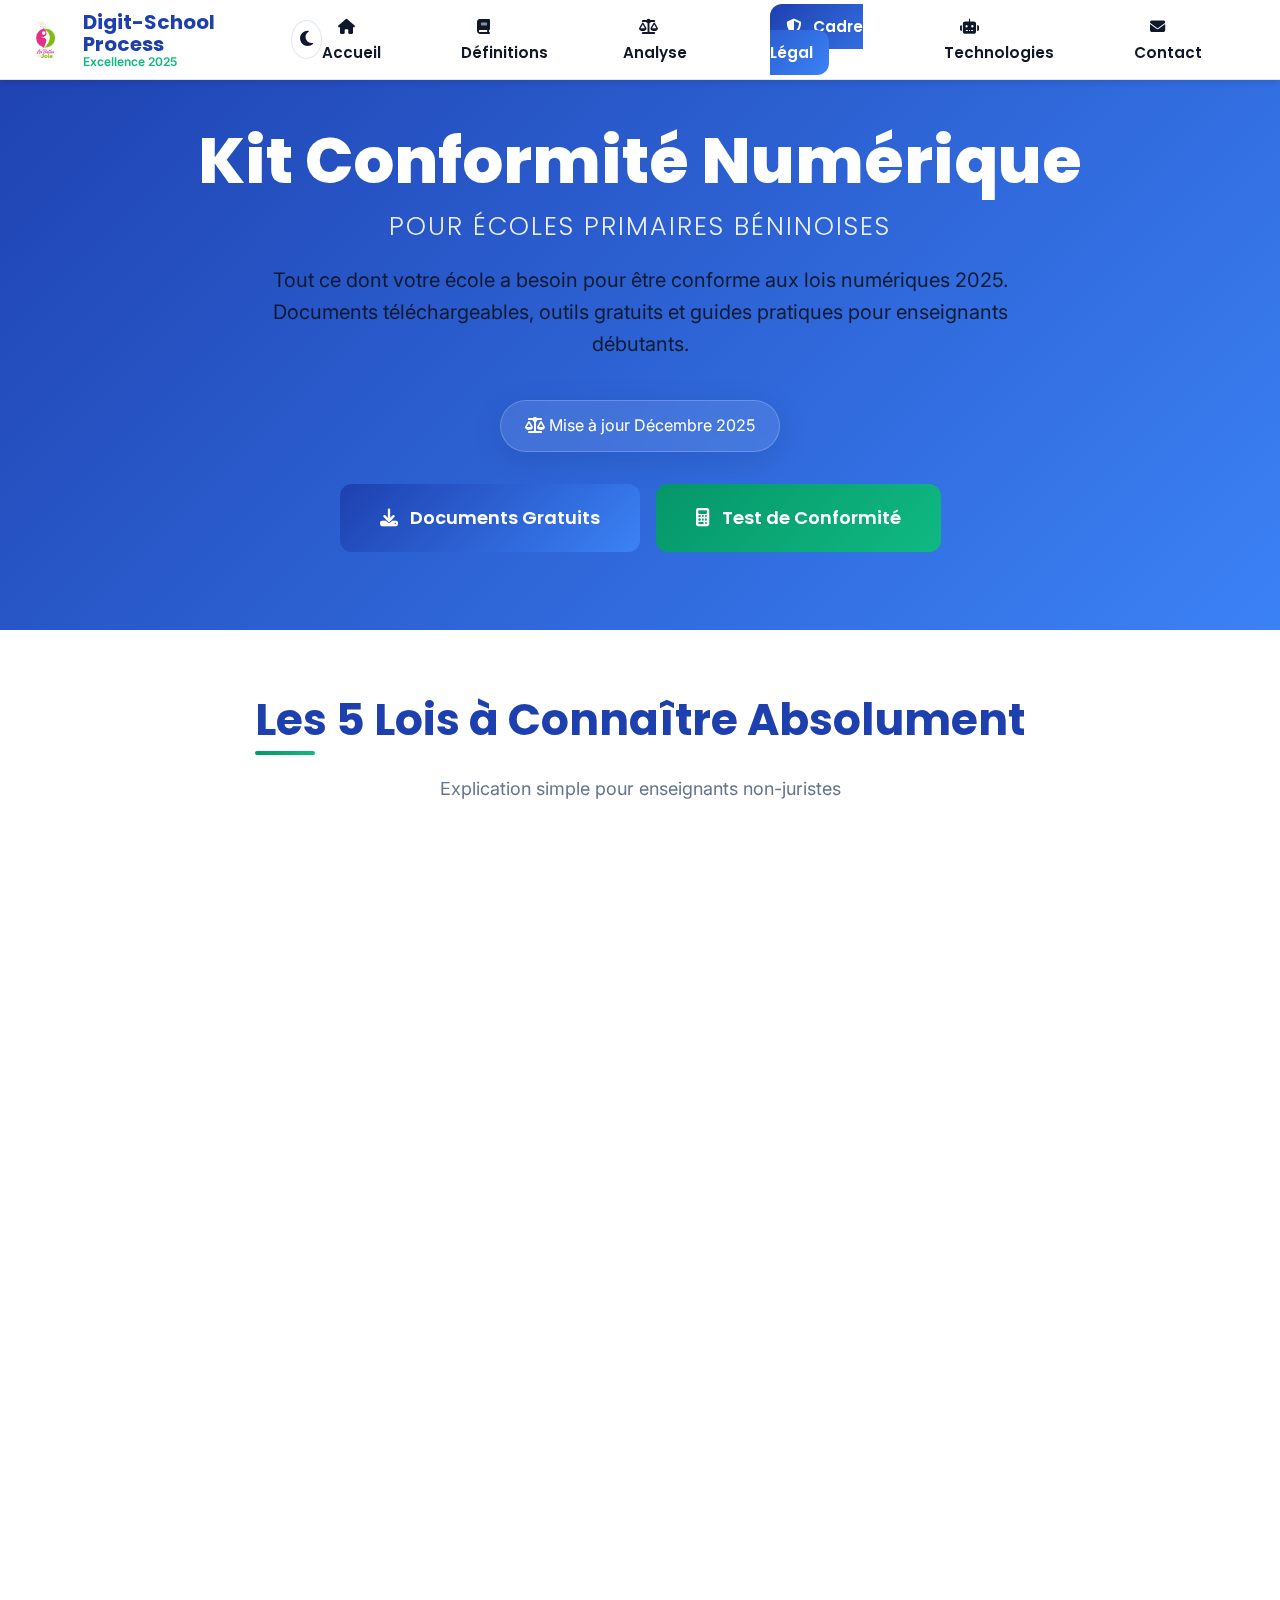
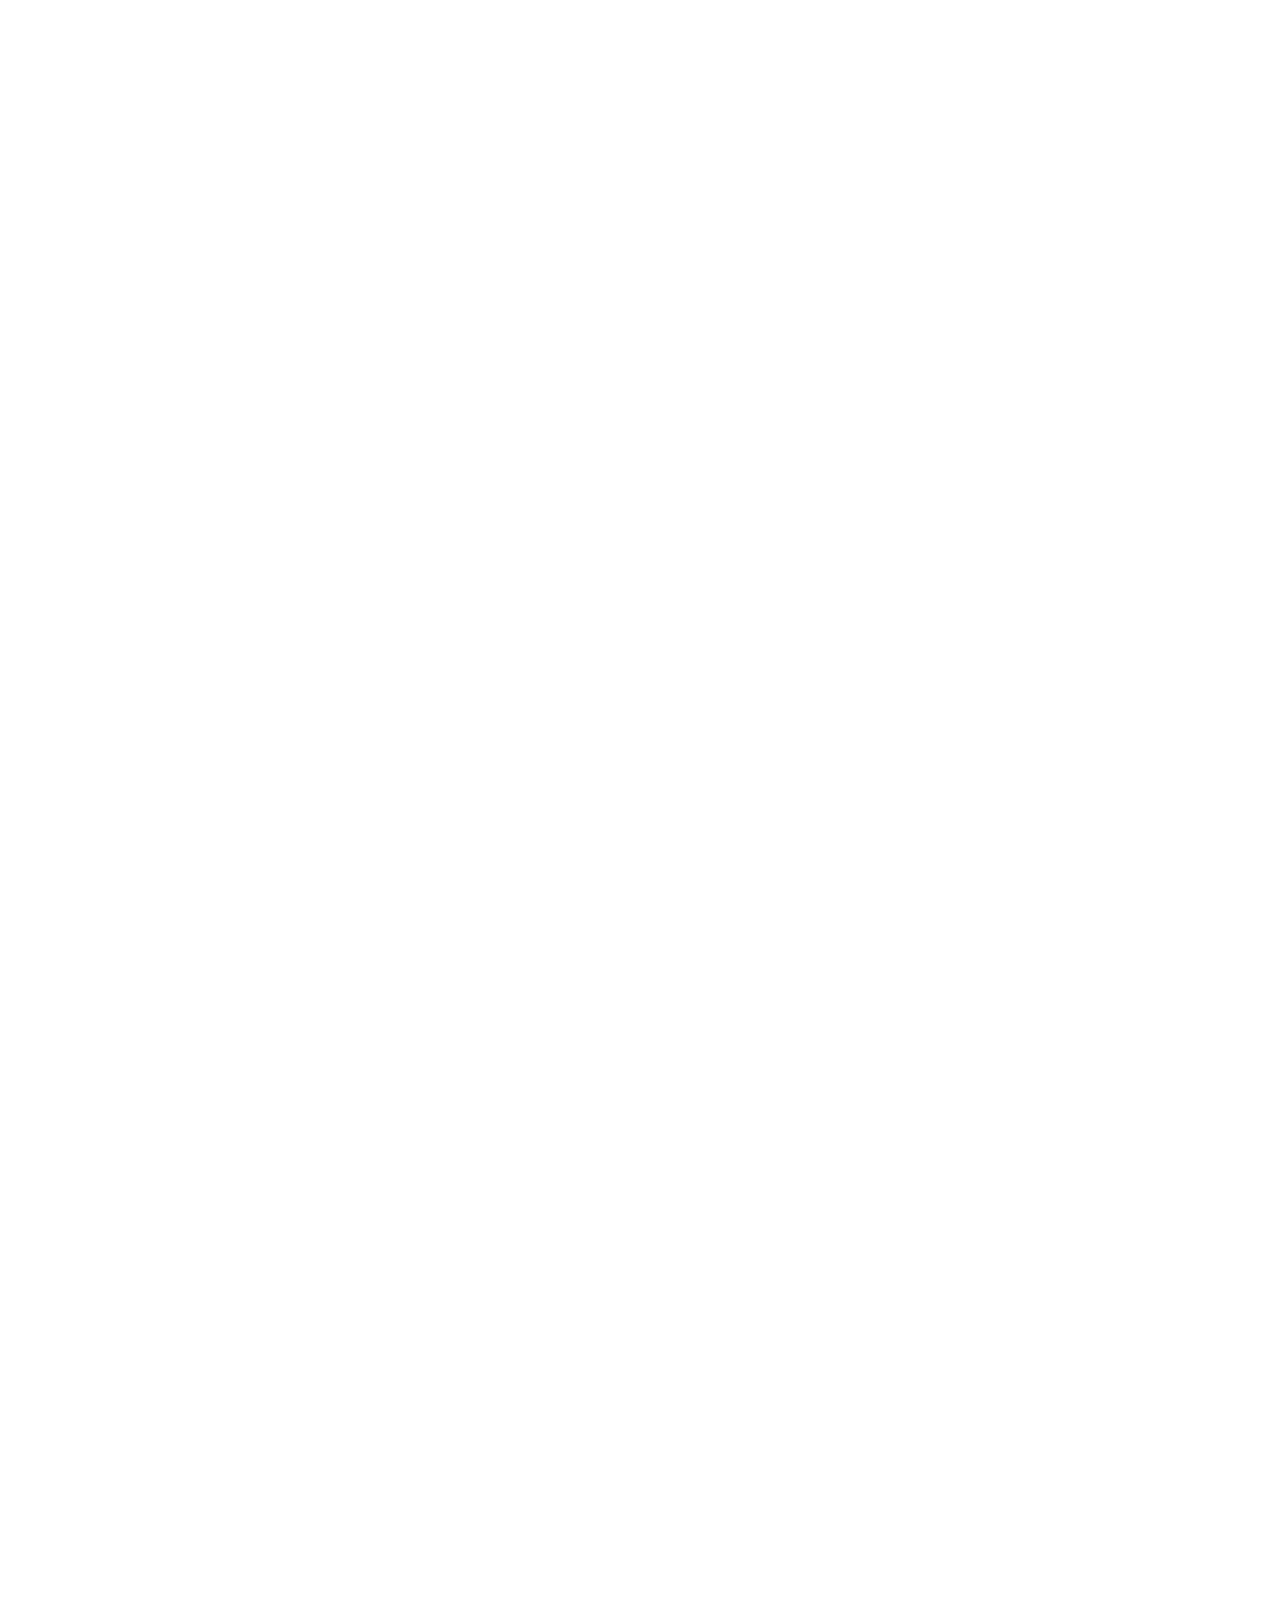
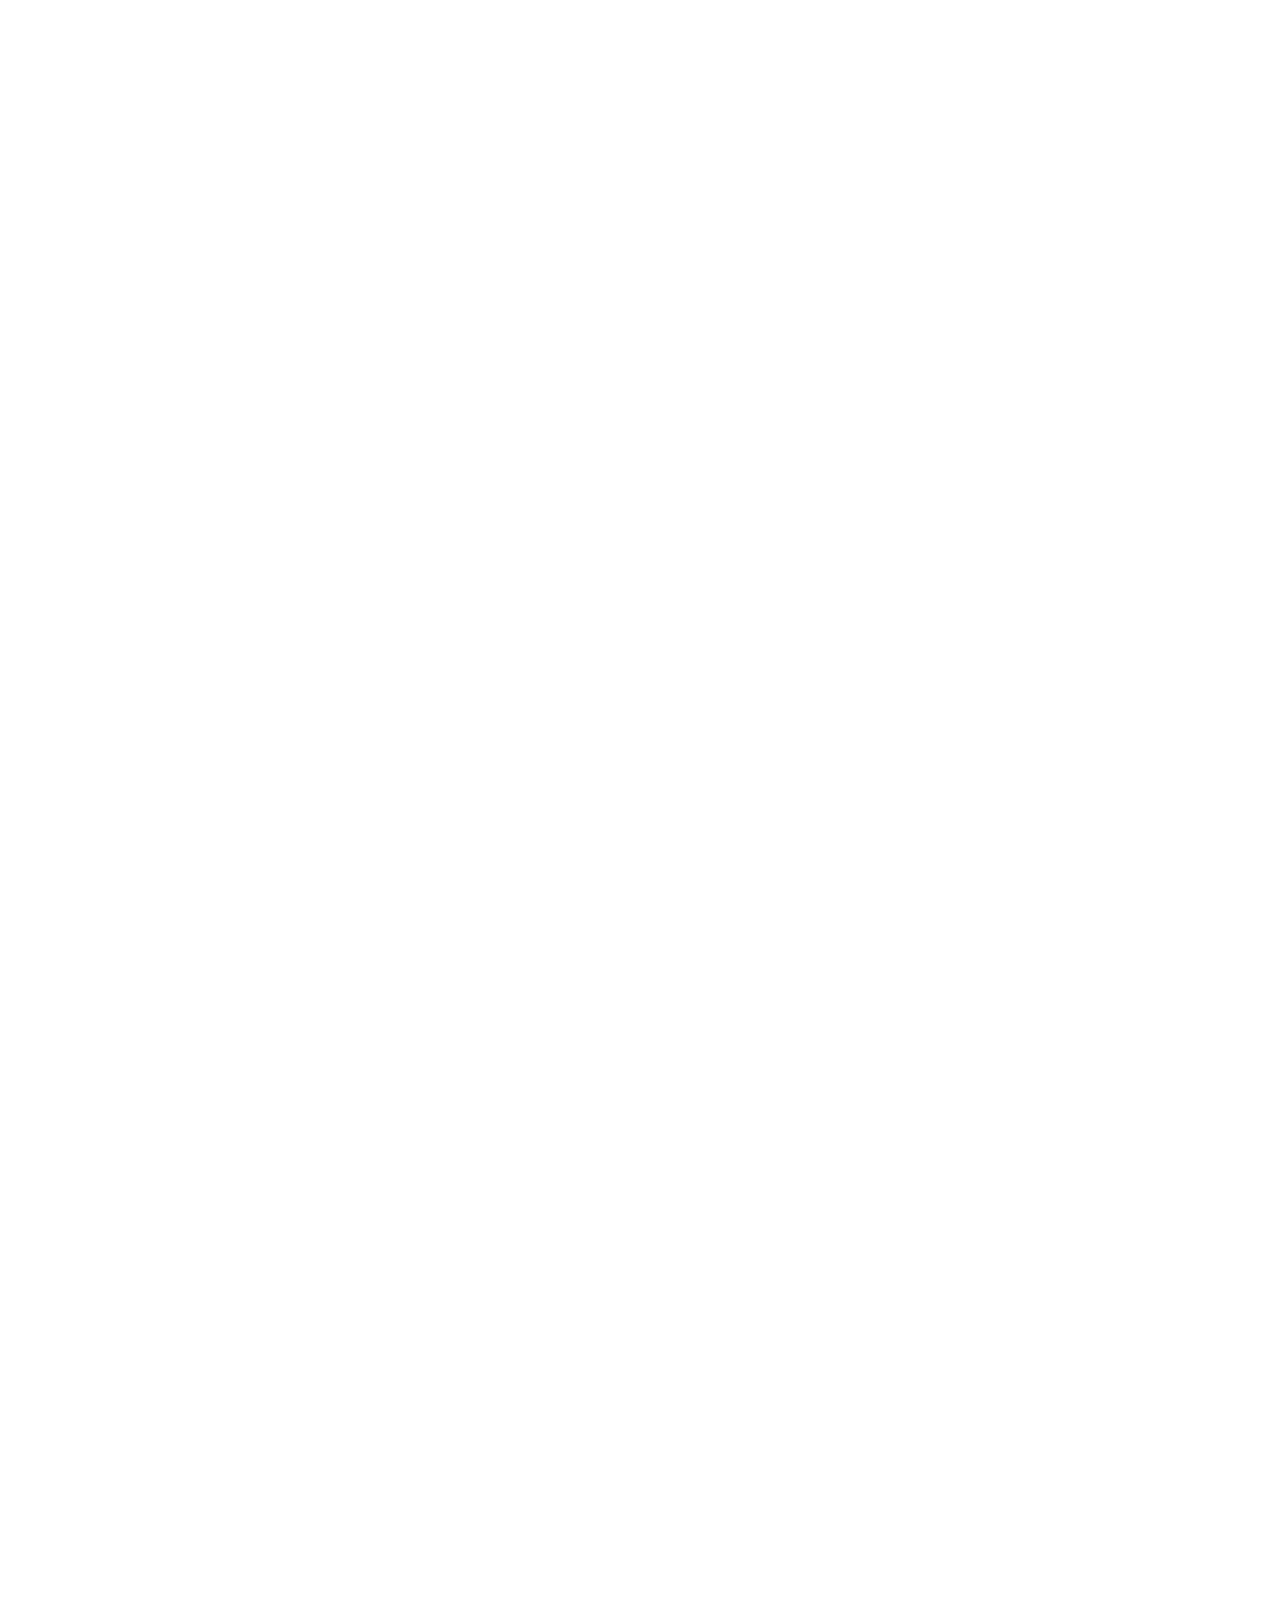
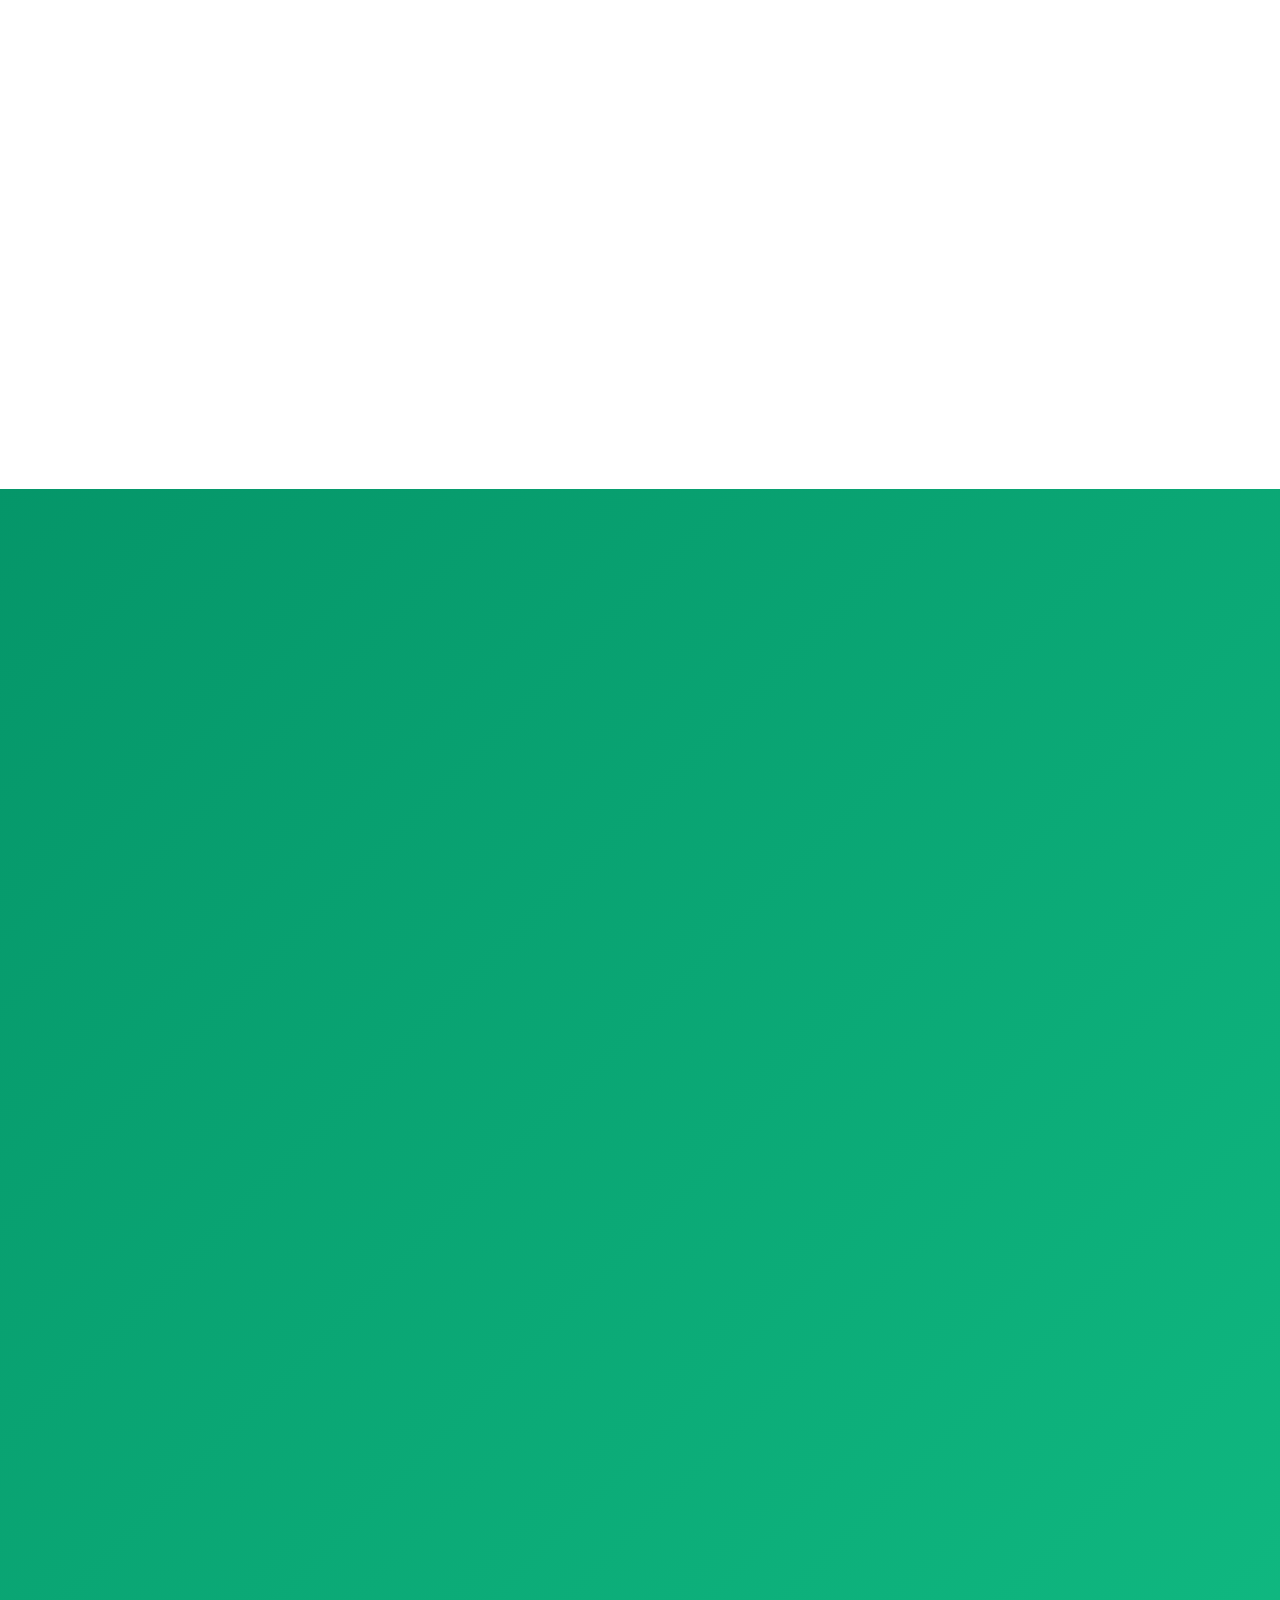
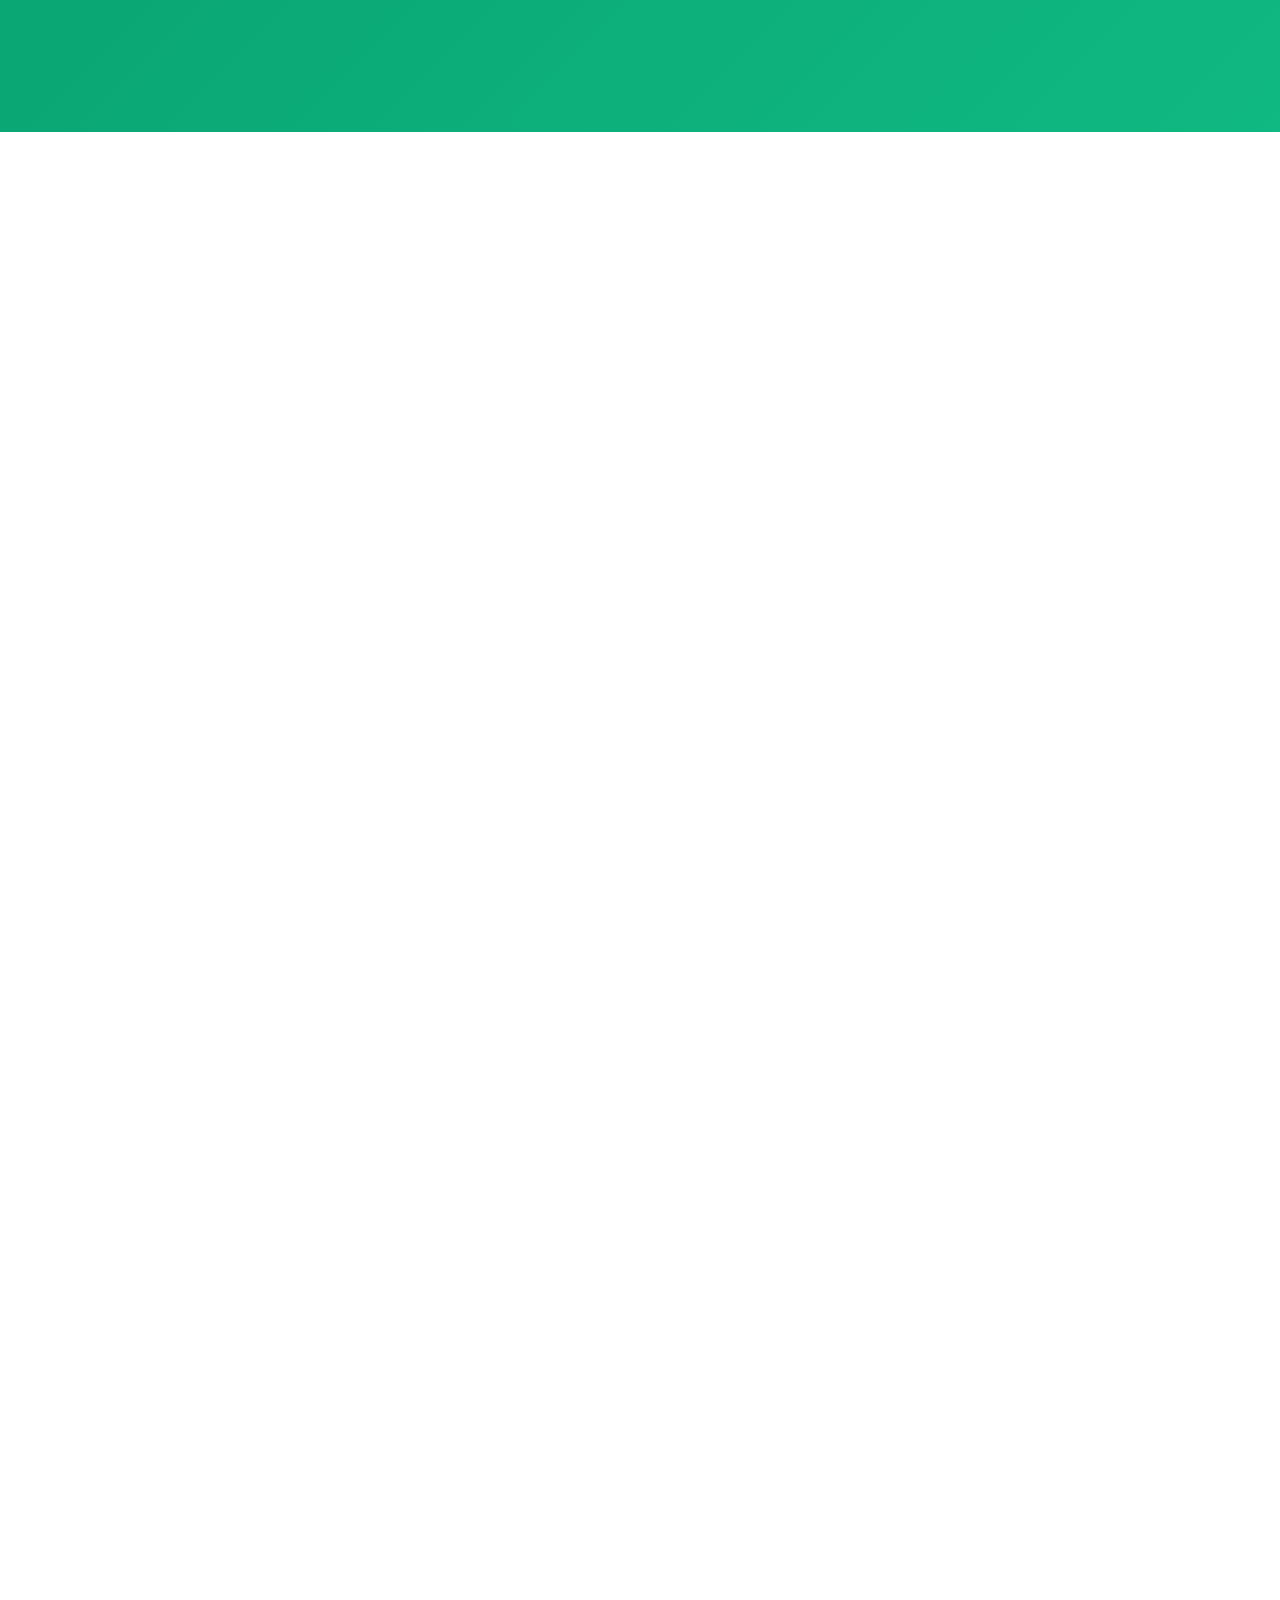
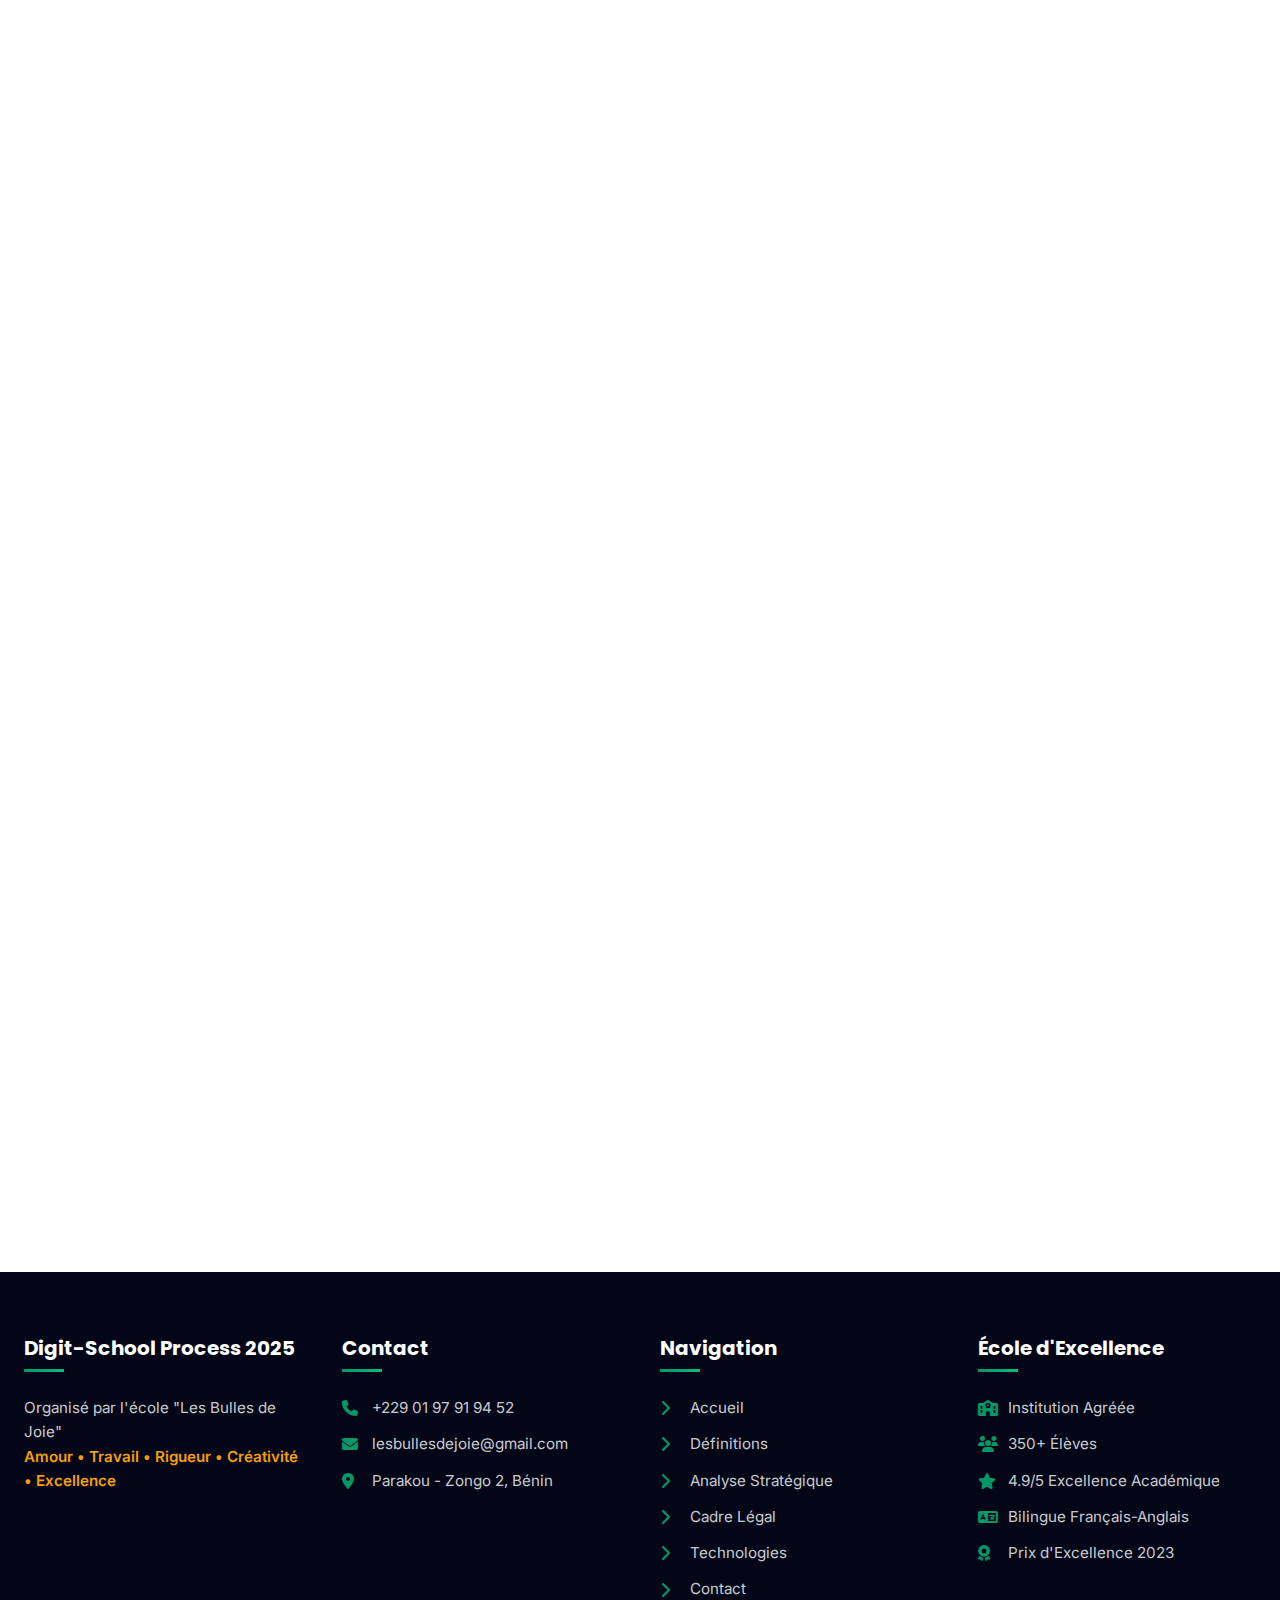
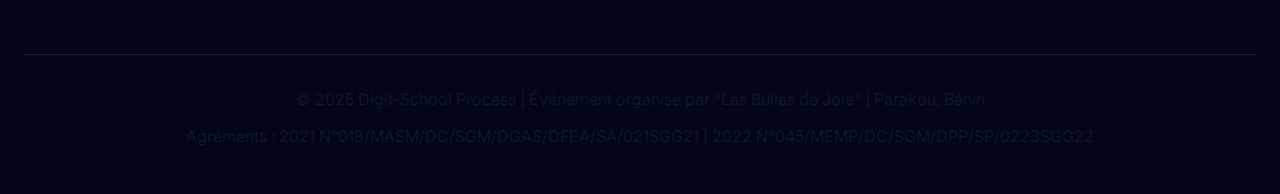
<file: precautions-lois.html>
<!DOCTYPE html>
<html lang="fr" data-theme="light">
<head>
    <meta charset="UTF-8">
    <meta name="viewport" content="width=device-width, initial-scale=1.0">
    <title>Cadre Légal & Éthique | Kit Conformité - Digit-School Process 2025</title>
    
    <!-- SEO Meta -->
    <meta name="description" content="Kit pratique de conformité numérique pour écoles béninoises : lois simplifiées, chartes téléchargeables, outils gratuits pour appliquer facilement les lois 2025.">
    <meta name="keywords" content="conformité numérique écoles Bénin, kit juridique gratuit, charte numérique téléchargeable, lois simplifiées enseignants, protection données élèves, IA éthique primaire">
    <meta name="author" content="Digit-School Process 2025 - Comité Scientifique d'Excellence">
    <meta name="robots" content="index, follow">
    
    <!-- Open Graph -->
    <meta property="og:title" content="Kit Conformité Numérique Écoles | Digit-School Process 2025">
    <meta property="og:description" content="Tous les documents nécessaires pour la conformité numérique de votre école : chartes, consentements, checklists, modèles gratuits.">
    <meta property="og:type" content="website">
    <meta property="og:url" content="https://digit-school-process.bj/precautions-lois.html">
    <meta property="og:locale" content="fr_BJ">
    
    <!-- Twitter Cards -->
    <meta name="twitter:card" content="summary_large_image">
    <meta name="twitter:title" content="Kit Conformité Numérique Écoles | Digit-School Process 2025">
    <meta name="twitter:description" content="Documents pratiques pour appliquer les lois numériques dans votre école.">
    
    <!-- Canonical -->
    <link rel="canonical" href="https://digit-school-process.bj/precautions-lois.html">
    
    <!-- Fonts -->
    <link rel="preconnect" href="https://fonts.googleapis.com">
    <link rel="preconnect" href="https://fonts.gstatic.com" crossorigin>
    <link href="https://fonts.googleapis.com/css2?family=Inter:wght@300;400;500;600;700&family=Poppins:wght@300;400;500;600;700;800;900&display=swap" rel="stylesheet">
    
    <!-- Font Awesome -->
    <link rel="stylesheet" href="https://cdnjs.cloudflare.com/ajax/libs/font-awesome/6.4.0/css/all.min.css">
    
    <!-- AOS -->
    <link href="https://unpkg.com/aos@2.3.1/dist/aos.css" rel="stylesheet">
    
    <!-- CSS Principal -->
    <style>
        /* ===== VARIABLES CSS ===== */
        :root {
            --primary: #1E40AF;
            --primary-light: #3B82F6;
            --secondary: #059669;
            --accent: #10B981;
            --gold: #F59E0B;
            --success: #059669;
            --warning: #D97706;
            --danger: #DC2626;
            --info: #1E40AF;
            
            --light: #FFFFFF;
            --gray-light: #F8FAFC;
            --gray: #E2E8F0;
            --gray-dark: #64748B;
            --dark: #0F172A;
            --darkest: #020617;
            
            --font-heading: 'Poppins', sans-serif;
            --font-body: 'Inter', sans-serif;
            --border-radius: 12px;
            --border-radius-lg: 16px;
            --shadow-sm: 0 1px 3px 0 rgb(0 0 0 / 0.1);
            --shadow-md: 0 4px 6px -1px rgb(0 0 0 / 0.1);
            --shadow-lg: 0 10px 15px -3px rgb(0 0 0 / 0.1);
            
            --header-height: 80px;
        }

        [data-theme="dark"] {
            --light: #0F172A;
            --gray-light: #1E293B;
            --gray: #334155;
            --gray-dark: #94A3B8;
            --dark: #F1F5F9;
            --darkest: #FFFFFF;
        }

        /* ===== RESET & BASE ===== */
        * { margin: 0; padding: 0; box-sizing: border-box; }
        html { scroll-behavior: smooth; scroll-padding-top: var(--header-height); }
        body { font-family: var(--font-body); color: var(--dark); background: var(--light); line-height: 1.6; }

        /* ===== TYPO ===== */
        h1, h2, h3, h4, h5, h6 { font-family: var(--font-heading); font-weight: 700; line-height: 1.2; margin-bottom: 1rem; }
        h1 { font-size: clamp(2.5rem, 5vw, 4rem); color: var(--primary); text-align: center; }
        h2 { font-size: clamp(1.875rem, 4vw, 2.75rem); color: var(--primary); position: relative; display: inline-block; }
        h2::after { content: ''; position: absolute; bottom: -8px; left: 0; width: 60px; height: 4px; background: linear-gradient(90deg, var(--secondary), var(--accent)); border-radius: 2px; }
        h3 { font-size: clamp(1.25rem, 3vw, 1.875rem); color: var(--primary); }
        p { margin-bottom: 1rem; font-size: 1rem; line-height: 1.6; color: var(--dark); }
        a { color: var(--primary); text-decoration: none; transition: all 0.3s ease; }
        a:hover { color: var(--accent); text-decoration: underline; }

        /* ===== LAYOUT ===== */
        .container { max-width: 1280px; margin: 0 auto; padding: 0 1.5rem; }
        .section { padding: 4rem 0; }
        .section-title { text-align: center; margin-bottom: 3rem; }
        .section-subtitle { font-size: 1.125rem; color: var(--gray-dark); max-width: 700px; margin: 0.75rem auto 0; }

        /* ===== HEADER ===== */
        .main-header {
            position: fixed; top: 0; left: 0; width: 100%; height: var(--header-height);
            background: var(--light); border-bottom: 1px solid var(--gray); z-index: 1000;
            box-shadow: var(--shadow-md); transition: all 0.4s ease;
        }
        .main-header.scrolled { height: 70px; backdrop-filter: blur(10px); background: rgba(255, 255, 255, 0.95); }
        [data-theme="dark"] .main-header.scrolled { background: rgba(15, 23, 42, 0.95); }
        
        .header-container { 
            display: flex; 
            justify-content: space-between; 
            align-items: center; 
            height: 100%; 
        }
        
        .logo-brand { 
            display: flex; 
            align-items: center; 
            gap: 1rem; 
            text-decoration: none; 
        }
        
        .logo-img { 
            height: 45px; 
            width: auto; 
            transition: transform 0.3s ease; 
        }
        
        .logo-brand:hover .logo-img { 
            transform: scale(1.05); 
        }
        
        .logo-text { 
            display: flex; 
            flex-direction: column; 
            line-height: 1.1; 
        }
        
        .logo-text .main { 
            font-family: var(--font-heading); 
            font-weight: 700; 
            font-size: 1.25rem; 
            color: var(--primary); 
        }
        
        .logo-text .sub { 
            font-size: 0.75rem; 
            color: var(--accent); 
            font-weight: 600; 
        }

        /* ===== NAVIGATION ===== */
        .main-nav-actions {
            display: flex;
            align-items: center;
            gap: 1rem;
        }
        
        .theme-toggle { 
            background: none; 
            border: 1px solid var(--gray); 
            color: var(--dark); 
            padding: 0.5rem; 
            border-radius: 50%; 
            cursor: pointer; 
            transition: all 0.3s ease; 
            font-size: 1.1rem; 
        }
        
        .theme-toggle:hover { 
            background: var(--gray-light); 
            border-color: var(--primary); 
        }
        
        .mobile-menu-btn { 
            display: none; 
            background: none; 
            border: none; 
            color: var(--primary); 
            font-size: 1.5rem; 
            cursor: pointer; 
            padding: 0.5rem; 
            z-index: 1001;
            transition: transform 0.3s ease;
        }
        
        .mobile-menu-btn:hover {
            transform: rotate(90deg);
        }
        
        .main-nav { 
            display: flex; 
            align-items: center; 
        }
        
        .nav-list { 
            display: flex; 
            list-style: none; 
            gap: 1.5rem; 
        }
        
        .nav-link { 
            font-family: var(--font-heading); 
            font-weight: 600; 
            font-size: 0.95rem; 
            color: var(--dark); 
            padding: 0.75rem 1rem; 
            border-radius: var(--border-radius); 
            transition: all 0.3s ease; 
            text-decoration: none;
        }
        
        .nav-link:hover { 
            background: var(--gray-light); 
            color: var(--primary); 
            transform: translateY(-2px); 
            text-decoration: none;
        }
        
        .nav-link.active { 
            background: linear-gradient(135deg, var(--primary), var(--primary-light)); 
            color: var(--light); 
        }
        
        .nav-link i { 
            margin-right: 0.5rem; 
        }
        
        .menu-overlay {
            display: none;
            position: fixed;
            top: var(--header-height);
            left: 0;
            width: 100%;
            height: calc(100vh - var(--header-height));
            background: rgba(0, 0, 0, 0.6);
            z-index: 999;
            backdrop-filter: blur(5px);
            transition: opacity 0.3s ease;
        }
        
        .menu-overlay.active {
            display: block;
            opacity: 1;
        }

        /* ===== HERO ===== */
        .hero {
            min-height: 70vh;
            padding: calc(var(--header-height) + 2rem) 0 4rem;
            background: linear-gradient(135deg, var(--primary) 0%, var(--primary-light) 100%);
            color: var(--light);
            display: flex;
            align-items: center;
            position: relative;
            overflow: hidden;
        }
        
        .hero-content {
            text-align: center;
            max-width: 900px;
            margin: 0 auto;
            position: relative;
            z-index: 1;
        }
        
        .hero-title {
            font-size: clamp(2.5rem, 6vw, 4rem);
            font-weight: 800;
            line-height: 1.1;
            margin-bottom: 1.5rem;
            color: var(--light);
        }
        
        .hero-subtitle {
            font-size: 1.25rem;
            margin-bottom: 2.5rem;
            line-height: 1.6;
            opacity: 0.95;
            max-width: 800px;
            margin-left: auto;
            margin-right: auto;
        }
        
        .glass-badge {
            background: rgba(255, 255, 255, 0.1);
            backdrop-filter: blur(10px);
            border: 1px solid rgba(255, 255, 255, 0.2);
            border-radius: 50px;
            padding: 0.75rem 1.5rem;
            color: var(--light);
            display: inline-block;
            margin-bottom: 2rem;
            box-shadow: 0 8px 32px rgba(0, 0, 0, 0.1);
        }

        /* ===== FRAMEWORK GRID ===== */
        .framework-grid {
            display: grid;
            grid-template-columns: repeat(auto-fit, minmax(350px, 1fr));
            gap: 2rem;
            margin-top: 3rem;
        }
        
        .law-card {
            background: var(--light);
            border-radius: var(--border-radius-lg);
            padding: 2.5rem;
            box-shadow: var(--shadow-md);
            border: 1px solid var(--gray);
            transition: all 0.3s ease;
            border-top: 6px solid var(--primary);
        }
        
        .law-card:hover {
            transform: translateY(-5px);
            box-shadow: var(--shadow-lg);
            border-color: var(--primary);
        }
        
        .law-icon {
            width: 80px;
            height: 80px;
            background: linear-gradient(135deg, var(--primary), var(--primary-light));
            border-radius: 20px;
            display: flex;
            align-items: center;
            justify-content: center;
            color: var(--light);
            font-size: 2.2rem;
            margin-bottom: 1.5rem;
        }
        
        .law-card h3 {
            color: var(--primary);
            font-size: 1.6rem;
            margin-bottom: 1rem;
        }
        
        .law-reference {
            display: inline-block;
            padding: 0.5rem 1rem;
            background: rgba(30, 64, 175, 0.1);
            color: var(--info);
            border-radius: 20px;
            font-size: 0.9rem;
            font-weight: 600;
            margin-bottom: 1rem;
        }
        
        .law-content {
            color: var(--dark);
            line-height: 1.7;
            margin-bottom: 1.5rem;
        }
        
        .law-content strong {
            color: var(--primary);
        }
        
        .law-example {
            background: var(--gray-light);
            padding: 1.25rem;
            border-radius: var(--border-radius);
            margin: 1rem 0;
            border-left: 4px solid var(--info);
        }
        
        .law-example strong {
            color: var(--primary);
            display: block;
            margin-bottom: 0.5rem;
        }
        
        .list-check {
            list-style: none;
            padding: 0;
        }
        
        .list-check li {
            padding: 0.25rem 0;
            display: flex;
            align-items: center;
            gap: 0.5rem;
            color: var(--dark);
        }
        
        .list-check li::before {
            content: '✓';
            color: var(--success);
            font-weight: bold;
        }
        
        .law-requirements {
            background: var(--gray-light);
            padding: 1.5rem;
            border-radius: var(--border-radius);
            margin-top: 1.5rem;
            border-left: 4px solid var(--warning);
        }
        
        .law-requirements h4 {
            color: var(--warning);
            margin-bottom: 0.75rem;
            display: flex;
            align-items: center;
            gap: 0.5rem;
        }

        /* ===== TABLEAU "CE QUE JE PEUX/NON FAIRE" ===== */
        .legal-table {
            width: 100%;
            border-collapse: collapse;
            margin: 2rem 0;
            background: var(--light);
            border-radius: var(--border-radius-lg);
            overflow: hidden;
            box-shadow: var(--shadow-md);
        }
        
        .legal-table th,
        .legal-table td {
            padding: 1.25rem 1.5rem;
            text-align: left;
            border-bottom: 1px solid var(--gray);
            color: var(--dark);
        }
        
        .legal-table th {
            background: linear-gradient(135deg, var(--primary), var(--primary-light));
            color: var(--light);
            font-weight: 600;
            font-size: 1.1rem;
        }
        
        .legal-table tr:hover {
            background: var(--gray-light);
        }
        
        .legal-status {
            display: inline-flex;
            align-items: center;
            gap: 0.5rem;
            padding: 0.5rem 1rem;
            border-radius: 20px;
            font-weight: 600;
            font-size: 0.9rem;
        }
        
        .status-legal {
            background: rgba(5, 150, 105, 0.15);
            color: var(--success);
            border: 1px solid rgba(5, 150, 105, 0.3);
        }
        
        .status-conditional {
            background: rgba(217, 119, 6, 0.15);
            color: var(--warning);
            border: 1px solid rgba(217, 119, 6, 0.3);
        }
        
        .status-illegal {
            background: rgba(220, 38, 38, 0.15);
            color: var(--danger);
            border: 1px solid rgba(220, 38, 38, 0.3);
        }

        /* ===== KIT PRATIQUE ===== */
        .kit-grid {
            display: grid;
            grid-template-columns: repeat(auto-fit, minmax(300px, 1fr));
            gap: 2rem;
            margin-top: 2rem;
        }
        
        .kit-card {
            background: var(--light);
            border-radius: var(--border-radius-lg);
            padding: 2.5rem;
            box-shadow: var(--shadow-md);
            border: 1px solid var(--gray);
            transition: all 0.3s ease;
            position: relative;
            overflow: hidden;
        }
        
        .kit-card:hover {
            transform: translateY(-5px);
            box-shadow: var(--shadow-lg);
            border-color: var(--primary);
        }
        
        .kit-card::before {
            content: '';
            position: absolute;
            top: 0;
            left: 0;
            width: 4px;
            height: 100%;
            background: linear-gradient(to bottom, var(--primary), var(--accent));
        }
        
        .kit-icon {
            width: 70px;
            height: 70px;
            background: linear-gradient(135deg, var(--primary), var(--primary-light));
            border-radius: 50%;
            display: flex;
            align-items: center;
            justify-content: center;
            color: var(--light);
            font-size: 1.8rem;
            margin-bottom: 1.5rem;
        }
        
        .kit-card h3 {
            color: var(--primary);
            margin-bottom: 1rem;
            font-size: 1.5rem;
        }
        
        .kit-card p {
            color: var(--dark);
            margin-bottom: 1.5rem;
            line-height: 1.6;
        }
        
        .sheet-meta {
            display: flex;
            justify-content: space-between;
            align-items: center;
            font-size: 0.85rem;
            color: var(--gray-dark);
        }
        
        .sheet-duration {
            background: var(--gray-light);
            padding: 0.25rem 0.75rem;
            border-radius: 12px;
        }

        /* ===== FICHES PRATIQUES ===== */
        .practice-sheets {
            display: grid;
            grid-template-columns: repeat(auto-fit, minmax(280px, 1fr));
            gap: 1.5rem;
            margin-top: 2rem;
        }
        
        .practice-sheet {
            background: var(--light);
            border-radius: var(--border-radius);
            padding: 1.5rem;
            box-shadow: var(--shadow-sm);
            border: 1px solid var(--gray);
            transition: all 0.3s ease;
        }
        
        .practice-sheet:hover {
            transform: translateY(-5px);
            box-shadow: var(--shadow-md);
            border-color: var(--primary);
        }
        
        .practice-sheet h4 {
            color: var(--primary);
            margin-bottom: 0.75rem;
            display: flex;
            align-items: center;
            gap: 0.75rem;
        }
        
        .practice-sheet p {
            color: var(--gray-dark);
            font-size: 0.95rem;
            margin-bottom: 1rem;
        }

        /* ===== CALCULATEUR ===== */
        .calculator-container {
            background: var(--light);
            border-radius: var(--border-radius-lg);
            padding: 3rem;
            box-shadow: var(--shadow-md);
            margin-top: 2rem;
            border: 1px solid var(--gray);
        }
        
        .calculator-question {
            margin-bottom: 2rem;
        }
        
        .calculator-question label {
            display: block;
            margin-bottom: 0.75rem;
            font-weight: 600;
            color: var(--dark);
        }
        
        .calculator-question select {
            width: 100%;
            padding: 1rem;
            border-radius: var(--border-radius);
            border: 1px solid var(--gray);
            background: var(--light);
            color: var(--dark);
            font-family: var(--font-body);
            font-size: 1rem;
            transition: all 0.3s ease;
        }
        
        .calculator-question select:focus {
            outline: none;
            border-color: var(--primary);
            box-shadow: 0 0 0 3px rgba(30, 64, 175, 0.1);
        }
        
        .calculator-result {
            background: var(--gray-light);
            border-radius: var(--border-radius);
            padding: 2rem;
            margin-top: 2rem;
            display: none;
        }
        
        .score-display {
            font-size: 3rem;
            font-weight: 800;
            color: var(--primary);
            text-align: center;
            margin-bottom: 1rem;
        }
        
        .recommendations-list {
            list-style: none;
            padding: 0;
        }
        
        .recommendations-list li {
            padding: 0.75rem 0;
            border-bottom: 1px solid var(--gray);
            display: flex;
            align-items: flex-start;
            gap: 1rem;
            color: var(--dark);
        }
        
        .recommendations-list li:last-child {
            border-bottom: none;
        }
        
        .recommendations-list li i {
            color: var(--success);
            margin-top: 0.25rem;
        }

        /* ===== IA ÉTHIQUE ===== */
        .ai-ethics-grid {
            display: grid;
            grid-template-columns: repeat(auto-fit, minmax(300px, 1fr));
            gap: 2rem;
            margin-top: 2rem;
        }
        
        .ai-ethics-card {
            background: var(--light);
            border-radius: var(--border-radius-lg);
            padding: 2rem;
            box-shadow: var(--shadow-md);
            border: 1px solid var(--gray);
            transition: all 0.3s ease;
        }
        
        .ai-ethics-card:hover {
            transform: translateY(-5px);
            box-shadow: var(--shadow-lg);
            border-color: var(--accent);
        }
        
        .ai-ethics-card h4 {
            color: var(--primary);
            margin-bottom: 1rem;
            display: flex;
            align-items: center;
            gap: 0.75rem;
        }
        
        .ai-ethics-card ul {
            list-style: none;
            padding: 0;
        }
        
        .ai-ethics-card ul li {
            padding: 0.5rem 0;
            display: flex;
            align-items: flex-start;
            gap: 0.75rem;
            color: var(--dark);
        }
        
        .ai-ethics-card ul li i {
            color: var(--success);
            margin-top: 0.25rem;
            flex-shrink: 0;
        }

        /* ===== PRÉCAUTIONS GRID ===== */
        .precautions-grid {
            display: grid;
            grid-template-columns: repeat(auto-fit, minmax(300px, 1fr));
            gap: 2rem;
        }
        
        .precaution-card {
            background: var(--light);
            border-radius: var(--border-radius-lg);
            padding: 2.5rem;
            position: relative;
            overflow: hidden;
            border: 1px solid var(--gray);
            transition: all 0.3s ease;
            cursor: pointer;
            box-shadow: var(--shadow-sm);
        }
        
        .precaution-card:hover {
            border-color: var(--primary);
            transform: translateY(-5px);
            box-shadow: var(--shadow-lg);
        }
        
        .precaution-card h3 {
            display: flex;
            align-items: center;
            gap: 0.75rem;
            color: var(--primary);
            margin-bottom: 1rem;
            font-size: 1.4rem;
        }
        
        .precaution-card p {
            color: var(--dark);
        }
        
        .precaution-example {
            background: var(--gray-light);
            padding: 1rem;
            border-radius: var(--border-radius);
            margin: 1rem 0;
            font-size: 0.9rem;
            color: var(--dark);
            border-left: 3px solid var(--success);
        }
        
        .precaution-level {
            display: inline-block;
            padding: 0.35rem 1rem;
            border-radius: 20px;
            font-size: 0.8rem;
            font-weight: 600;
            text-transform: uppercase;
            letter-spacing: 0.5px;
            margin-top: 1rem;
        }
        
        .level-high {
            background: rgba(220, 38, 38, 0.1);
            color: var(--danger);
            border: 1px solid rgba(220, 38, 38, 0.2);
        }
        
        .level-medium {
            background: rgba(217, 119, 6, 0.1);
            color: var(--warning);
            border: 1px solid rgba(217, 119, 6, 0.2);
        }
        
        .level-low {
            background: rgba(5, 150, 105, 0.1);
            color: var(--success);
            border: 1px solid rgba(5, 150, 105, 0.2);
        }

        /* ===== SECTION ÉTHIQUE ===== */
        .ethics-section {
            background: linear-gradient(135deg, var(--secondary) 0%, var(--accent) 100%);
            color: var(--light);
            position: relative;
            overflow: hidden;
        }
        
        .ethics-charter {
            background: rgba(255, 255, 255, 0.1);
            backdrop-filter: blur(10px);
            border-radius: var(--border-radius-lg);
            padding: 3rem;
            border: 1px solid rgba(255, 255, 255, 0.2);
            position: relative;
            z-index: 1;
        }
        
        .ethics-principles {
            display: grid;
            grid-template-columns: repeat(auto-fit, minmax(250px, 1fr));
            gap: 2rem;
            margin-top: 3rem;
        }
        
        .principle-item {
            text-align: center;
            padding: 2rem;
            background: rgba(255, 255, 255, 0.15);
            backdrop-filter: blur(10px);
            border-radius: var(--border-radius-lg);
            border: 1px solid rgba(255, 255, 255, 0.2);
            transition: all 0.3s ease;
        }
        
        .principle-item:hover {
            background: rgba(255, 255, 255, 0.2);
            transform: translateY(-5px);
        }
        
        .principle-icon {
            width: 70px;
            height: 70px;
            background: var(--light);
            border-radius: 50%;
            display: flex;
            align-items: center;
            justify-content: center;
            color: var(--secondary);
            font-size: 2rem;
            margin: 0 auto 1.5rem;
            box-shadow: var(--shadow-md);
        }

        /* ===== IMPLEMENTATION STEPS ===== */
        .implementation-steps {
            max-width: 800px;
            margin: 0 auto;
            position: relative;
            z-index: 1;
        }
        
        .step {
            display: flex;
            gap: 2rem;
            margin-bottom: 3rem;
            padding-bottom: 3rem;
            border-bottom: 1px solid var(--gray);
            position: relative;
        }
        
        .step:last-child {
            border-bottom: none;
            margin-bottom: 0;
            padding-bottom: 0;
        }
        
        .step-number {
            width: 60px;
            height: 60px;
            background: linear-gradient(135deg, var(--primary), var(--primary-light));
            border-radius: 50%;
            display: flex;
            align-items: center;
            justify-content: center;
            color: var(--light);
            font-size: 1.5rem;
            font-weight: 700;
            flex-shrink: 0;
            box-shadow: var(--shadow-md);
        }
        
        .step-content h3 {
            color: var(--primary);
            margin-bottom: 0.75rem;
        }
        
        .step-example {
            background: var(--gray-light);
            padding: 1rem;
            border-radius: var(--border-radius);
            margin: 1rem 0;
            font-size: 0.9rem;
            color: var(--dark);
            border-left: 3px solid var(--info);
        }
        
        .step-duration {
            display: inline-block;
            padding: 0.35rem 1rem;
            background: rgba(30, 64, 175, 0.1);
            color: var(--info);
            border-radius: 20px;
            font-size: 0.85rem;
            font-weight: 600;
            margin-top: 0.5rem;
        }
        
        .step::before {
            content: '';
            position: absolute;
            top: 70px;
            left: 29px;
            width: 2px;
            height: calc(100% - 60px);
            background: linear-gradient(to bottom, var(--primary), var(--secondary));
        }
        
        .step:last-child::before {
            display: none;
        }

        /* ===== BOUTONS ===== */
        .btn {
            display: inline-flex;
            align-items: center;
            justify-content: center;
            gap: 0.75rem;
            padding: 1rem 2rem;
            font-family: var(--font-heading);
            font-weight: 600;
            font-size: 0.95rem;
            border: none;
            border-radius: var(--border-radius);
            cursor: pointer;
            transition: all 0.3s ease;
            background: linear-gradient(135deg, var(--primary), var(--primary-light));
            color: var(--light);
            text-decoration: none;
        }
        
        .btn:hover {
            transform: translateY(-3px);
            box-shadow: var(--shadow-lg);
            color: var(--light);
            text-decoration: none;
        }
        
        .btn-secondary {
            background: linear-gradient(135deg, var(--secondary), var(--accent));
        }
        
        .btn-outline {
            background: transparent;
            color: var(--primary);
            border: 2px solid var(--primary);
        }
        
        .btn-outline:hover {
            background: var(--primary);
            color: var(--light);
        }
        
        .btn-sm {
            padding: 0.5rem 1rem;
            font-size: 0.875rem;
        }
        
        .btn-lg {
            padding: 1.25rem 2.5rem;
            font-size: 1.125rem;
        }
        
        .hero-actions {
            display: flex;
            gap: 1rem;
            justify-content: center;
            flex-wrap: wrap;
        }

        /* ===== FOOTER ===== */
        .main-footer {
            background: var(--darkest);
            color: var(--light);
            padding: 4rem 0 2rem;
        }
        
        .footer-grid {
            display: grid;
            grid-template-columns: repeat(auto-fit, minmax(250px, 1fr));
            gap: 2.5rem;
            margin-bottom: 2.5rem;
        }
        
        .footer-section {
            display: flex;
            flex-direction: column;
        }
        
        .footer-title {
            font-size: 1.25rem;
            color: var(--light);
            margin-bottom: 1.5rem;
            position: relative;
            padding-bottom: 0.75rem;
        }
        
        .footer-title::after {
            content: '';
            position: absolute;
            bottom: 0;
            left: 0;
            width: 40px;
            height: 3px;
            background: linear-gradient(90deg, var(--secondary), var(--accent));
        }
        
        .footer-links {
            list-style: none;
        }
        
        .footer-links li {
            margin-bottom: 0.75rem;
        }
        
        .footer-links a,
        .footer-links span {
            color: rgba(255, 255, 255, 0.8);
            text-decoration: none;
            transition: all 0.3s ease;
            display: flex;
            align-items: center;
            gap: 0.75rem;
            font-size: 0.95rem;
        }
        
        .footer-links a:hover {
            color: var(--light);
            transform: translateX(5px);
        }
        
        .footer-links i {
            width: 18px;
            color: var(--secondary);
            font-size: 1rem;
            transition: color 0.3s ease;
        }
        
        .footer-links a:hover i {
            color: var(--accent);
        }
        
        .footer-bottom {
            text-align: center;
            padding-top: 2rem;
            border-top: 1px solid rgba(255, 255, 255, 0.1);
            font-size: 0.875rem;
            color: rgba(255, 255, 255, 0.6);
        }
        
        .footer-bottom p {
            margin-bottom: 0.75rem;
        }

        /* ===== UTILITAIRES ===== */
        .text-center {
            text-align: center;
        }
        
        .mt-4 {
            margin-top: 2rem;
        }
        
        .mt-3 {
            margin-top: 1.5rem;
        }

        /* ===== RESPONSIVE ===== */
        @media (max-width: 992px) {
            .nav-list {
                gap: 1rem;
            }
            
            .nav-link {
                padding: 0.5rem 0.75rem;
                font-size: 0.9rem;
            }
            
            .framework-grid, .kit-grid, .ai-ethics-grid {
                grid-template-columns: 1fr;
            }
            
            .ethics-principles {
                grid-template-columns: repeat(2, 1fr);
            }
            
            .legal-table {
                font-size: 0.9rem;
            }
            
            .legal-table th, .legal-table td {
                padding: 1rem;
            }
        }
        
        @media (max-width: 768px) {
            .mobile-menu-btn {
                display: block;
            }
            
            .main-nav {
                position: fixed;
                top: var(--header-height);
                left: -100%;
                width: 300px;
                height: calc(100vh - var(--header-height));
                background: var(--light);
                flex-direction: column;
                justify-content: flex-start;
                padding: 2rem;
                transition: left 0.4s cubic-bezier(0.4, 0, 0.2, 1);
                z-index: 1000;
                box-shadow: var(--shadow-lg);
                overflow-y: auto;
            }
            
            .main-nav.active {
                left: 0;
            }
            
            .nav-list {
                flex-direction: column;
                width: 100%;
                gap: 0;
            }
            
            .nav-list li {
                width: 100%;
                border-bottom: 1px solid var(--gray);
            }
            
            .nav-link {
                padding: 1.25rem 1rem;
                font-size: 1.1rem;
                display: flex;
                align-items: center;
                width: 100%;
                border-radius: 0;
                color: var(--dark);
                text-decoration: none;
            }
            
            .nav-link i {
                width: 24px;
                text-align: center;
                margin-right: 1rem;
                font-size: 1.2rem;
            }
            
            .nav-link:hover {
                background: linear-gradient(90deg, var(--primary), var(--primary-light));
                color: var(--light);
                text-decoration: none;
            }
            
            .hero-actions {
                flex-direction: column;
                align-items: center;
            }
            
            .hero-actions .btn {
                width: 100%;
                max-width: 350px;
                margin: 0.5rem 0;
            }
            
            .hero-title {
                font-size: 2.25rem;
            }
            
            .hero-subtitle {
                font-size: 1.125rem;
                padding: 0 1rem;
            }
            
            .step {
                flex-direction: column;
                text-align: center;
            }
            
            .step-number {
                margin: 0 auto;
            }
            
            .ethics-principles, .precautions-grid, .practice-sheets {
                grid-template-columns: 1fr;
            }
            
            .calculator-container {
                padding: 2rem 1.5rem;
            }
            
            .kit-card, .ai-ethics-card {
                padding: 2rem 1.5rem;
            }
            
            .legal-table {
                overflow-x: auto;
                display: block;
            }
        }
        
        @media (max-width: 576px) {
            .container {
                padding: 0 1rem;
            }
            
            .section {
                padding: 3rem 0;
            }
            
            h1 {
                font-size: 2rem;
            }
            
            h2 {
                font-size: 1.75rem;
            }
            
            h3 {
                font-size: 1.375rem;
            }
            
            .hero {
                padding: calc(var(--header-height) + 1rem) 0 3rem;
                min-height: auto;
            }
            
            .law-card, .precaution-card {
                padding: 2rem 1.5rem;
            }
            
            .law-icon {
                width: 70px;
                height: 70px;
                font-size: 1.8rem;
            }
            
            .footer-grid {
                grid-template-columns: 1fr;
                gap: 2rem;
            }
            
            .calculator-question select {
                padding: 0.75rem;
            }
            
            .kit-icon {
                width: 60px;
                height: 60px;
                font-size: 1.5rem;
            }
        }
    </style>
</head>
<body>
    <!-- Header -->
    <header class="main-header">
        <div class="container header-container">
            <a href="index.html" class="logo-brand">
                <img src="./assets/images/logo-premium.png" alt="Logo Digit-School Process 2025" class="logo-img">
                <div class="logo-text">
                    <div class="main">Digit-School Process</div>
                    <div class="sub">Excellence 2025</div>
                </div>
            </a>
            
            <div class="main-nav-actions">
                <button class="theme-toggle" id="themeToggle" aria-label="Basculer le mode sombre">
                    <i class="fas fa-moon"></i>
                </button>
                <button class="mobile-menu-btn" id="mobileMenuBtn" aria-label="Menu mobile">
                    <i class="fas fa-bars"></i>
                </button>
            </div>
            
            <nav class="main-nav" aria-label="Navigation principale" id="mainNav">
                <ul class="nav-list">
                    <li><a href="index.html" class="nav-link"><i class="fas fa-home"></i> Accueil</a></li>
                    <li><a href="definitions.html" class="nav-link"><i class="fas fa-book"></i> Définitions</a></li>
                    <li><a href="avantages-risques.html" class="nav-link"><i class="fas fa-balance-scale"></i> Analyse</a></li>
                    <li><a href="precautions-lois.html" class="nav-link active"><i class="fas fa-shield-alt"></i> Cadre Légal</a></li>
                    <li><a href="technologies.html" class="nav-link"><i class="fas fa-robot"></i> Technologies</a></li>
                    <li><a href="contact.html" class="nav-link"><i class="fas fa-envelope"></i> Contact</a></li>
                </ul>
            </nav>
            
            <div class="menu-overlay" id="menuOverlay"></div>
        </div>
    </header>

    <!-- Hero Section -->
    <section class="hero" id="hero">
        <div class="container">
            <div class="hero-content" data-aos="fade-up">
                <h1 class="hero-title">
                    Kit Conformité Numérique
                    <span style="display: block; font-size: 0.4em; font-weight: 300; margin-top: 1rem; opacity: 0.9; letter-spacing: 2px; text-transform: uppercase;">
                        Pour Écoles Primaires Béninoises
                    </span>
                </h1>
                
                <p class="hero-subtitle">
                    Tout ce dont votre école a besoin pour être conforme aux lois numériques 2025. 
                    Documents téléchargeables, outils gratuits et guides pratiques pour enseignants débutants.
                </p>
                
                <div class="glass-badge">
                    <i class="fas fa-scale-balanced"></i> Mise à jour Décembre 2025
                </div>
                
                <div class="hero-actions">
                    <a href="#kit-pratique" class="btn btn-lg">
                        <i class="fas fa-download"></i> Documents Gratuits
                    </a>
                    <a href="#calculateur" class="btn btn-lg btn-secondary">
                        <i class="fas fa-calculator"></i> Test de Conformité
                    </a>
                </div>
            </div>
        </div>
    </section>

    <!-- Lois Simplifiées pour Enseignants -->
    <section class="section" id="lois-simplifiees">
        <div class="container">
            <div class="section-title" data-aos="fade-up">
                <h2>Les 5 Lois à Connaître Absolument</h2>
                <p class="section-subtitle">Explication simple pour enseignants non-juristes</p>
            </div>
            
            <div class="framework-grid">
                <article class="law-card" data-aos="fade-up" data-aos-delay="100">
                    <div class="law-icon">
                        <i class="fas fa-user-shield"></i>
                    </div>
                    <h3>RGPD Béninois</h3>
                    <div class="law-reference">Loi 2017-20 - Livre V</div>
                    <div class="law-content">
                        <strong>En langage simple :</strong> Vous devez protéger les informations personnelles de vos élèves (noms, notes, photos).
                    </div>
                    
                    <div class="law-example">
                        <strong>À faire en classe :</strong>
                        <ul class="list-check">
                            <li>Demander l'autorisation des parents avant de prendre des photos</li>
                            <li>Ne pas partager les notes sur WhatsApp</li>
                            <li>Utiliser des initiales au lieu des noms complets</li>
                        </ul>
                    </div>
                    
                    <div class="law-requirements">
                        <h4><i class="fas fa-clipboard-check"></i> Obligations clés :</h4>
                        <ul class="list-check">
                            <li>Consentement parental pour les moins de 15 ans</li>
                            <li>Droit à l'oubli pour les anciens élèves</li>
                            <li>Désigner un responsable des données (si plus de 500 élèves)</li>
                        </ul>
                    </div>
                </article>
                
                <article class="law-card" data-aos="fade-up" data-aos-delay="200">
                    <div class="law-icon">
                        <i class="fas fa-child"></i>
                    </div>
                    <h3>Protection des Mineurs</h3>
                    <div class="law-reference">Convention UA 2024</div>
                    <div class="law-content">
                        <strong>En langage simple :</strong> Créer un environnement numérique sûr pour les enfants.
                    </div>
                    
                    <div class="law-example">
                        <strong>À faire en classe :</strong>
                        <ul class="list-check">
                            <li>Filtrer les sites internet inappropriés</li>
                            <li>Surveiller les échanges entre élèves</li>
                            <li>Limiter le temps d'écran selon l'âge</li>
                        </ul>
                    </div>
                    
                    <div class="law-requirements">
                        <h4><i class="fas fa-user-lock"></i> Mesures obligatoires :</h4>
                        <ul class="list-check">
                            <li>Contrôle parental sur les tablettes scolaires</li>
                            <li>Signalement des contenus dangereux</li>
                            <li>Formation des élèves à la cybersécurité</li>
                        </ul>
                    </div>
                </article>
                
                <article class="law-card" data-aos="fade-up" data-aos-delay="300">
                    <div class="law-icon">
                        <i class="fas fa-robot"></i>
                    </div>
                    <h3>IA Éthique en Éducation</h3>
                    <div class="law-reference">Décrets 2025 sur l'IA</div>
                    <div class="law-content">
                        <strong>En langage simple :</strong> Utiliser l'intelligence artificielle de manière responsable et transparente.
                    </div>
                    
                    <div class="law-example">
                        <strong>À faire en classe :</strong>
                        <ul class="list-check">
                            <li>Expliquer quand vous utilisez ChatGPT</li>
                            <li>Ne pas laisser l'IA noter les élèves</li>
                            <li>Vérifier toujours les réponses de l'IA</li>
                        </ul>
                    </div>
                    
                    <div class="law-requirements">
                        <h4><i class="fas fa-brain"></i> Principes éthiques :</h4>
                        <ul class="list-check">
                            <li>Transparence sur l'utilisation de l'IA</li>
                            <li>Non-discrimination dans les algorithmes</li>
                            <li>Contrôle humain sur les décisions importantes</li>
                        </ul>
                    </div>
                </article>
            </div>
        </div>
    </section>

    <!-- Tableau "Ce que je peux/non faire" -->
    <section class="section">
        <div class="container">
            <div class="section-title" data-aos="fade-up">
                <h2>Ce que je peux/non faire en classe</h2>
                <p class="section-subtitle">Guide pratique pour enseignants du primaire</p>
            </div>
            
            <table class="legal-table" data-aos="fade-up">
                <thead>
                    <tr>
                        <th>Action</th>
                        <th>Statut Légal</th>
                        <th>Alternative Légale</th>
                    </tr>
                </thead>
                <tbody>
                    <tr>
                        <td>Filmer tous les élèves sans autorisation</td>
                        <td><span class="legal-status status-illegal"><i class="fas fa-times-circle"></i> Interdit</span></td>
                        <td>Obtenir le consentement écrit des parents</td>
                    </tr>
                    <tr>
                        <td>Utiliser WhatsApp pour communiquer avec les parents</td>
                        <td><span class="legal-status status-conditional"><i class="fas fa-exclamation-triangle"></i> Sous conditions</span></td>
                        <td>Utiliser Signal (chiffré) ou une plateforme dédiée</td>
                    </tr>
                    <tr>
                        <td>Stocker les notes sur Google Drive</td>
                        <td><span class="legal-status status-conditional"><i class="fas fa-exclamation-triangle"></i> Si chiffré</span></td>
                        <td>Utiliser un serveur local ou OneDrive Éducation</td>
                    </tr>
                    <tr>
                        <td>Utiliser ChatGPT pour corriger des exercices</td>
                        <td><span class="legal-status status-legal"><i class="fas fa-check-circle"></i> Autorisé</span></td>
                        <td>Vérifier et adapter les corrections</td>
                    </tr>
                    <tr>
                        <td>Partager les photos de classe sur Facebook</td>
                        <td><span class="legal-status status-illegal"><i class="fas fa-times-circle"></i> Interdit</span></td>
                        <td>Créer un album privé avec accès limité aux parents</td>
                    </tr>
                    <tr>
                        <td>Utiliser des applications éducatives gratuites</td>
                        <td><span class="legal-status status-legal"><i class="fas fa-check-circle"></i> Autorisé</span></td>
                        <td>Vérifier la politique de confidentialité</td>
                    </tr>
                </tbody>
            </table>
        </div>
    </section>

    <!-- Kit Pratique de Conformité -->
    <section class="section" id="kit-pratique">
        <div class="container">
            <div class="section-title" data-aos="fade-up">
                <h2>Kit Pratique de Conformité</h2>
                <p class="section-subtitle">Documents téléchargeables immédiatement utilisables</p>
            </div>
            
            <div class="kit-grid">
                <div class="kit-card" data-aos="fade-up" data-aos-delay="100">
                    <div class="kit-icon">
                        <i class="fas fa-file-contract"></i>
                    </div>
                    <h3>Charte Numérique Scolaire</h3>
                    <p>Modèle de charte d'utilisation du numérique à personnaliser pour votre école. Inclut les règles pour élèves, enseignants et parents.</p>
                    <div class="sheet-meta">
                        <span class="sheet-duration"><i class="fas fa-clock"></i> 30 min</span>
                        <a href="#" class="btn btn-outline" onclick="downloadTemplate('charte')">
                            <i class="fas fa-download"></i> Télécharger (.docx)
                        </a>
                    </div>
                </div>
                
                <div class="kit-card" data-aos="fade-up" data-aos-delay="200">
                    <div class="kit-icon">
                        <i class="fas fa-user-check"></i>
                    </div>
                    <h3>Consentement Parental</h3>
                    <p>Formulaire de consentement pour l'utilisation des données et l'image des élèves. Simple, clair et conforme à la loi.</p>
                    <div class="sheet-meta">
                        <span class="sheet-duration"><i class="fas fa-clock"></i> 5 min</span>
                        <a href="#" class="btn btn-outline" onclick="downloadTemplate('consentement')">
                            <i class="fas fa-download"></i> Télécharger (.pdf)
                        </a>
                    </div>
                </div>
                
                <div class="kit-card" data-aos="fade-up" data-aos-delay="300">
                    <div class="kit-icon">
                        <i class="fas fa-tasks"></i>
                    </div>
                    <h3>Checklist de Conformité</h3>
                    <p>Liste de contrôle mois par mois pour vérifier votre conformité. Idéal pour les directeurs d'école.</p>
                    <div class="sheet-meta">
                        <span class="sheet-duration"><i class="fas fa-clock"></i> 15 min</span>
                        <a href="#" class="btn btn-outline" onclick="downloadTemplate('checklist')">
                            <i class="fas fa-download"></i> Télécharger (.xlsx)
                        </a>
                    </div>
                </div>
            </div>
            
            <div class="section-title" style="margin-top: 4rem;" data-aos="fade-up">
                <h3>Fiches Pratiques "Pas-à-Pas"</h3>
                <p class="section-subtitle">Guides détaillés pour chaque situation</p>
            </div>
            
            <div class="practice-sheets">
                <div class="practice-sheet" data-aos="fade-up" data-aos-delay="100">
                    <h4><i class="fas fa-edit"></i> Fiche 1 : Créer sa charte numérique</h4>
                    <p>Guide complet pour rédiger et faire adopter une charte numérique dans votre école.</p>
                    <div class="sheet-meta">
                        <span><i class="fas fa-file-pdf"></i> PDF - 8 pages</span>
                        <a href="#" class="btn btn-sm btn-outline" onclick="downloadGuide('fiche1')">Télécharger</a>
                    </div>
                </div>
                
                <div class="practice-sheet" data-aos="fade-up" data-aos-delay="200">
                    <h4><i class="fas fa-shield-alt"></i> Fiche 2 : Sécuriser ses données</h4>
                    <p>Techniques simples pour protéger les données élèves même sans être expert en informatique.</p>
                    <div class="sheet-meta">
                        <span><i class="fas fa-file-pdf"></i> PDF - 6 pages</span>
                        <a href="#" class="btn btn-sm btn-outline" onclick="downloadGuide('fiche2')">Télécharger</a>
                    </div>
                </div>
                
                <div class="practice-sheet" data-aos="fade-up" data-aos-delay="300">
                    <h4><i class="fas fa-robot"></i> Fiche 3 : IA en classe</h4>
                    <p>Comment utiliser ChatGPT et autres outils IA de manière éthique et légale.</p>
                    <div class="sheet-meta">
                        <span><i class="fas fa-file-pdf"></i> PDF - 10 pages</span>
                        <a href="#" class="btn btn-sm btn-outline" onclick="downloadGuide('fiche3')">Télécharger</a>
                    </div>
                </div>
                
                <div class="practice-sheet" data-aos="fade-up" data-aos-delay="400">
                    <h4><i class="fas fa-exclamation-triangle"></i> Fiche 4 : Gérer un incident</h4>
                    <p>Protocole à suivre en cas de problème (cyberharcèlement, fuite de données...).</p>
                    <div class="sheet-meta">
                        <span><i class="fas fa-file-pdf"></i> PDF - 5 pages</span>
                        <a href="#" class="btn btn-sm btn-outline" onclick="downloadGuide('fiche4')">Télécharger</a>
                    </div>
                </div>
            </div>
            
            <div class="text-center mt-4" data-aos="fade-up">
                <a href="#" class="btn btn-secondary btn-lg" onclick="downloadComplianceKit()">
                    <i class="fas fa-box"></i> Télécharger le Kit Complet
                </a>
                <p class="section-subtitle" style="margin-top: 1rem; font-size: 0.9rem;">
                    <i class="fas fa-info-circle"></i> Le kit complet inclut tous les documents + guide d'utilisation
                </p>
            </div>
        </div>
    </section>

    <!-- Calculateur de Conformité -->
    <section class="section" id="calculateur">
        <div class="container">
            <div class="section-title" data-aos="fade-up">
                <h2>Calculateur de Niveau de Conformité</h2>
                <p class="section-subtitle">Évaluez votre école en 5 minutes et obtenez un plan d'action personnalisé</p>
            </div>
            
            <div class="calculator-container" data-aos="fade-up">
                <h3 style="color: var(--primary); margin-bottom: 2rem;">
                    <i class="fas fa-calculator"></i> Test Rapide de Conformité
                </h3>
                
                <form id="conformityCalculator">
                    <div class="calculator-question">
                        <label>1. Votre école a-t-elle une charte d'utilisation du numérique ?</label>
                        <select id="q1">
                            <option value="0">Non, pas encore</option>
                            <option value="1">En cours de rédaction</option>
                            <option value="2">Oui, et signée par tous</option>
                        </select>
                    </div>
                    
                    <div class="calculator-question">
                        <label>2. Les consentements parentaux pour l'utilisation des données sont-ils collectés ?</label>
                        <select id="q2">
                            <option value="0">Non</option>
                            <option value="1">Partiellement (moins de 80%)</option>
                            <option value="2">Oui (plus de 80%)</option>
                        </select>
                    </div>
                    
                    <div class="calculator-question">
                        <label>3. Votre école a-t-elle désigné un responsable de la protection des données ?</label>
                        <select id="q3">
                            <option value="0">Non</option>
                            <option value="1">Oui, mais non formé</option>
                            <option value="2">Oui, et formé</option>
                        </select>
                    </div>
                    
                    <div class="calculator-question">
                        <label>4. Les enseignants sont-ils formés à la cybersécurité et à la protection des données ?</label>
                        <select id="q4">
                            <option value="0">Non</option>
                            <option value="1">Certains seulement</option>
                            <option value="2">Oui, tous les enseignants</option>
                        </select>
                    </div>
                    
                    <div class="calculator-question">
                        <label>5. Votre école a-t-elle une politique d'utilisation de l'IA ?</label>
                        <select id="q5">
                            <option value="0">Non</option>
                            <option value="1">En discussion</option>
                            <option value="2">Oui, clairement définie</option>
                        </select>
                    </div>
                    
                    <button type="button" class="btn btn-lg" onclick="calculateConformity()" style="width: 100%; margin-top: 2rem;">
                        <i class="fas fa-chart-bar"></i> Calculer mon niveau de conformité
                    </button>
                </form>
                
                <div class="calculator-result" id="calculatorResult">
                    <div class="score-display" id="scoreDisplay">0/10</div>
                    <h4 style="color: var(--primary); text-align: center; margin-bottom: 1.5rem;">
                        Niveau de conformité : <span id="conformityLevel">Non conforme</span>
                    </h4>
                    
                    <div id="recommendations">
                        <h5><i class="fas fa-lightbulb"></i> Recommandations personnalisées :</h5>
                        <ul class="recommendations-list" id="recommendationsList">
                            <!-- Les recommandations seront ajoutées ici par JavaScript -->
                        </ul>
                    </div>
                    
                    <div class="text-center mt-3">
                        <a href="#kit-pratique" class="btn btn-outline">
                            <i class="fas fa-download"></i> Télécharger les documents nécessaires
                        </a>
                    </div>
                </div>
            </div>
        </div>
    </section>

    <!-- IA Éthique pour le Primaire -->
    <section class="section ethics-section">
        <div class="container">
            <div class="section-title" data-aos="fade-up">
                <h2 style="color: var(--light);">IA Éthique pour le Primaire</h2>
                <p class="section-subtitle" style="color: rgba(255,255,255,0.95);">Règles d'or pour utiliser l'intelligence artificielle en classe</p>
            </div>
            
            <div class="ai-ethics-grid">
                <div class="ai-ethics-card" data-aos="fade-up" data-aos-delay="100">
                    <h4><i class="fas fa-check-circle"></i> Ce qui est ACCEPTABLE</h4>
                    <ul>
                        <li><i class="fas fa-check"></i> Générer des idées d'activités pédagogiques</li>
                        <li><i class="fas fa-check"></i> Corriger des textes (sans attribution de note)</li>
                        <li><i class="fas fa-check"></i> Créer des images éducatives personnalisées</li>
                        <li><i class="fas fa-check"></i> Traduire des documents vers les langues locales</li>
                        <li><i class="fas fa-check"></i> Préparer des quiz et exercices variés</li>
                    </ul>
                </div>
                
                <div class="ai-ethics-card" data-aos="fade-up" data-aos-delay="200">
                    <h4><i class="fas fa-times-circle"></i> Ce qui est INACCEPTABLE</h4>
                    <ul>
                        <li><i class="fas fa-times"></i> Noter automatiquement les copies d'élèves</li>
                        <li><i class="fas fa-times"></i> Remplacer l'enseignant dans les interactions</li>
                        <li><i class="fas fa-times"></i> Collecter des données sensibles sur les élèves</li>
                        <li><i class="fas fa-times"></i> Utiliser du contenu non vérifié avec les élèves</li>
                        <li><i class="fas fa-times"></i> Prendre des décisions importantes sans contrôle humain</li>
                    </ul>
                </div>
            </div>
            
            <div class="ethics-charter" data-aos="fade-up" data-aos-delay="300">
                <h3 style="color: var(--light); margin-bottom: 1.5rem; text-align: center;">
                    <i class="fas fa-handshake"></i> Charte d'Utilisation de l'IA
                </h3>
                
                <div class="ethics-principles">
                    <div class="principle-item">
                        <div class="principle-icon"><i class="fas fa-eye"></i></div>
                        <h4 style="color: var(--light);">Transparence</h4>
                        <p style="color: rgba(255,255,255,0.9);">Expliquer aux élèves et parents quand l'IA est utilisée.</p>
                    </div>
                    
                    <div class="principle-item">
                        <div class="principle-icon"><i class="fas fa-balance-scale"></i></div>
                        <h4 style="color: var(--light);">Équité</h4>
                        <p style="color: rgba(255,255,255,0.9);">Vérifier que l'IA ne favorise pas certains élèves.</p>
                    </div>
                    
                    <div class="principle-item">
                        <div class="principle-icon"><i class="fas fa-user"></i></div>
                        <h4 style="color: var(--light);">Contrôle humain</h4>
                        <p style="color: rgba(255,255,255,0.9);">L'enseignant garde toujours le dernier mot.</p>
                    </div>
                    
                    <div class="principle-item">
                        <div class="principle-icon"><i class="fas fa-shield-alt"></i></div>
                        <h4 style="color: var(--light);">Protection des données</h4>
                        <p style="color: rgba(255,255,255,0.9);">Ne pas partager d'informations personnelles avec l'IA.</p>
                    </div>
                </div>
                
                <div class="glass-badge" style="margin-top: 3rem; display: block; text-align: center; background: rgba(255,255,255,0.15);">
                    <h4 style="color: var(--light); margin: 0;"><i class="fas fa-download"></i> Télécharger la charte IA</h4>
                    <p style="color: rgba(255,255,255,0.9); margin: 0.5rem 0 0;">
                        <a href="#" onclick="downloadTemplate('charte-ia')" style="color: var(--light); text-decoration: underline;">Version imprimable pour votre école</a>
                    </p>
                </div>
            </div>
        </div>
    </section>

    <!-- Outils Gratuits Recommandés -->
    <section class="section">
        <div class="container">
            <div class="section-title" data-aos="fade-up">
                <h2>Outils Gratuits Recommandés</h2>
                <p class="section-subtitle">Applications sécurisées et conformes pour votre école</p>
            </div>
            
            <div class="precautions-grid">
                <div class="precaution-card" data-aos="fade-up" data-aos-delay="100">
                    <h3><i class="fas fa-comments"></i> Signal</h3>
                    <p>Messagerie chiffrée pour communiquer avec les parents. Alternative sécurisée à WhatsApp.</p>
                    <div class="precaution-example"><strong>Lien :</strong> <a href="https://signal.org" target="_blank">signal.org</a></div>
                    <div class="precaution-level level-high">Recommandé par l'APDP</div>
                </div>
                
                <div class="precaution-card" data-aos="fade-up" data-aos-delay="200">
                    <h3><i class="fas fa-envelope"></i> ProtonMail</h3>
                    <p>Service email chiffré pour les communications officielles de l'école.</p>
                    <div class="precaution-example"><strong>Lien :</strong> <a href="https://protonmail.com" target="_blank">protonmail.com</a></div>
                    <div class="precaution-level level-high">Chiffrement de bout en bout</div>
                </div>
                
                <div class="precaution-card" data-aos="fade-up" data-aos-delay="300">
                    <h3><i class="fas fa-lock"></i> Cryptee</h3>
                    <p>Stockage de documents sensibles avec chiffrement côté client.</p>
                    <div class="precaution-example"><strong>Lien :</strong> <a href="https://crypt.ee" target="_blank">crypt.ee</a></div>
                    <div class="precaution-level level-medium">Alternative à Google Drive</div>
                </div>
                
                <div class="precaution-card" data-aos="fade-up" data-aos-delay="400">
                    <h3><i class="fas fa-video"></i> Jitsi Meet</h3>
                    <p>Visioconférence open-source et respectueuse de la vie privée.</p>
                    <div class="precaution-example"><strong>Lien :</strong> <a href="https://meet.jit.si" target="_blank">meet.jit.si</a></div>
                    <div class="precaution-level level-medium">Alternative à Zoom</div>
                </div>
                
                <div class="precaution-card" data-aos="fade-up" data-aos-delay="500">
                    <h3><i class="fas fa-sticky-note"></i> Standard Notes</h3>
                    <p>Application de notes chiffrées pour les comptes-rendus de réunion.</p>
                    <div class="precaution-example"><strong>Lien :</strong> <a href="https://standardnotes.com" target="_blank">standardnotes.com</a></div>
                    <div class="precaution-level level-low">Simple et sécurisé</div>
                </div>
                
                <div class="precaution-card" data-aos="fade-up" data-aos-delay="600">
                    <h3><i class="fas fa-graduation-cap"></i> Nextcloud</h3>
                    <p>Solution cloud auto-hébergée pour les écoles qui veulent garder le contrôle.</p>
                    <div class="precaution-example"><strong>Lien :</strong> <a href="https://nextcloud.com" target="_blank">nextcloud.com</a></div>
                    <div class="precaution-level level-medium">Pour écoles techniques</div>
                </div>
            </div>
            
            <div class="text-center mt-4" data-aos="fade-up">
                <p class="section-subtitle">
                    <i class="fas fa-info-circle"></i> Tous ces outils sont gratuits, open-source ou ont des versions éducation gratuites
                </p>
            </div>
        </div>
    </section>

    <!-- Guide d'Implémentation -->
    <section class="section">
        <div class="container">
            <div class="section-title" data-aos="fade-up">
                <h2>Guide d'Implémentation</h2>
                <p class="section-subtitle">Feuille de route 2025 pour la conformité des écoles</p>
            </div>
            
            <div class="implementation-steps">
                <div class="step" data-aos="fade-up" data-aos-delay="100">
                    <div class="step-number">1</div>
                    <div class="step-content">
                        <h3>Audit de Conformité</h3>
                        <p>Évaluation via APDP toolkit ; identifier écarts Code du Numérique.</p>
                        <div class="step-example"><strong>Concrètement :</strong> Utilisez notre calculateur ci-dessus pour un diagnostic rapide.</div>
                        <div class="step-duration">2-4 semaines</div>
                    </div>
                </div>
                
                <div class="step" data-aos="fade-up" data-aos-delay="200">
                    <div class="step-number">2</div>
                    <div class="step-content">
                        <h3>Élaboration des Politiques</h3>
                        <p>Rédaction charte éthique ; protocoles incidents CERT.</p>
                        <div class="step-example"><strong>Concrètement :</strong> Téléchargez nos modèles et adaptez-les à votre école.</div>
                        <div class="step-duration">4-6 semaines</div>
                    </div>
                </div>
                
                <div class="step" data-aos="fade-up" data-aos-delay="300">
                    <div class="step-number">3</div>
                    <div class="step-content">
                        <h3>Formation des Acteurs</h3>
                        <p>Ateliers APDP/CERT ; annuel pour IA éthique.</p>
                        <div class="step-example"><strong>Concrètement :</strong> Organisez une session de 2h avec vos enseignants.</div>
                        <div class="step-duration">Continue</div>
                    </div>
                </div>
                
                <div class="step" data-aos="fade-up" data-aos-delay="400">
                    <div class="step-number">4</div>
                    <div class="step-content">
                        <h3>Mise en Œuvre Technique</h3>
                        <p>Privacy by design ; chiffrement AES, 2FA.</p>
                        <div class="step-example"><strong>Concrètement :</strong> Installez les outils recommandés ci-dessus.</div>
                        <div class="step-duration">3-6 mois</div>
                    </div>
                </div>
                
                <div class="step" data-aos="fade-up" data-aos-delay="500">
                    <div class="step-number">5</div>
                    <div class="step-content">
                        <h3>Surveillance et Amélioration</h3>
                        <p>Audits trimestriels ; adaptation décrets 2025.</p>
                        <div class="step-example"><strong>Concrètement :</strong> Refaire le test de conformité chaque trimestre.</div>
                        <div class="step-duration">Permanente</div>
                    </div>
                </div>
            </div>
        </div>
    </section>

    <!-- Footer -->
    <footer class="main-footer">
        <div class="container">
            <div class="footer-grid">
                <div class="footer-section">
                    <h4 class="footer-title">Digit-School Process 2025</h4>
                    <p style="color: rgba(255,255,255,0.8); line-height: 1.6; font-size: 0.95rem;">
                        Organisé par l'école "Les Bulles de Joie"<br>
                        <span style="color: var(--gold); font-weight: 600;">
                            Amour • Travail • Rigueur • Créativité • Excellence
                        </span>
                    </p>
                </div>
                
                <div class="footer-section">
                    <h4 class="footer-title">Contact</h4>
                    <ul class="footer-links">
                        <li><a href="tel:+2290197919452"><i class="fas fa-phone"></i> +229 01 97 91 94 52</a></li>
                        <li><a href="mailto:lesbullesdejoie@gmail.com"><i class="fas fa-envelope"></i> lesbullesdejoie@gmail.com</a></li>
                        <li><span><i class="fas fa-map-marker-alt"></i> Parakou - Zongo 2, Bénin</span></li>
                    </ul>
                </div>
                
                <div class="footer-section">
                    <h4 class="footer-title">Navigation</h4>
                    <ul class="footer-links">
                        <li><a href="index.html"><i class="fas fa-chevron-right"></i> Accueil</a></li>
                        <li><a href="definitions.html"><i class="fas fa-chevron-right"></i> Définitions</a></li>
                        <li><a href="avantages-risques.html"><i class="fas fa-chevron-right"></i> Analyse Stratégique</a></li>
                        <li><a href="precautions-lois.html"><i class="fas fa-chevron-right"></i> Cadre Légal</a></li>
                        <li><a href="technologies.html"><i class="fas fa-chevron-right"></i> Technologies</a></li>
                        <li><a href="contact.html"><i class="fas fa-chevron-right"></i> Contact</a></li>
                    </ul>
                </div>
                
                <div class="footer-section">
                    <h4 class="footer-title">École d'Excellence</h4>
                    <ul class="footer-links">
                        <li><span><i class="fas fa-school"></i> Institution Agréée</span></li>
                        <li><span><i class="fas fa-users"></i> 350+ Élèves</span></li>
                        <li><span><i class="fas fa-star"></i> 4.9/5 Excellence Académique</span></li>
                        <li><span><i class="fas fa-language"></i> Bilingue Français-Anglais</span></li>
                        <li><span><i class="fas fa-award"></i> Prix d'Excellence 2023</span></li>
                    </ul>
                </div>
            </div>
            
            <div class="footer-bottom">
                <p>&copy; 2025 Digit-School Process | Événement organisé par "Les Bulles de Joie" | Parakou, Bénin</p>
                <p>Agréments : 2021 N°018/MASM/DC/SGM/DGAS/DFEA/SA/021SGG21 | 2022 N°045/MEMP/DC/SGM/DPP/SP/0223SGG22</p>
            </div>
        </div>
    </footer>

    <!-- Scripts -->
    <script src="https://unpkg.com/aos@2.3.1/dist/aos.js"></script>
    <script>
        document.addEventListener('DOMContentLoaded', function() {
            AOS.init({ 
                duration: 800, 
                once: true, 
                offset: 100,
                easing: 'ease-out-cubic'
            });
            
            // Dark Mode
            const themeToggle = document.getElementById('themeToggle');
            const html = document.documentElement;
            const currentTheme = localStorage.getItem('theme') || 'light';
            html.setAttribute('data-theme', currentTheme);
            themeToggle.querySelector('i').className = currentTheme === 'dark' ? 'fas fa-sun' : 'fas fa-moon';
            
            themeToggle.addEventListener('click', () => {
                const newTheme = html.getAttribute('data-theme') === 'light' ? 'dark' : 'light';
                html.setAttribute('data-theme', newTheme);
                localStorage.setItem('theme', newTheme);
                themeToggle.querySelector('i').className = newTheme === 'dark' ? 'fas fa-sun' : 'fas fa-moon';
            });
            
            // Menu Mobile
            const mobileBtn = document.getElementById('mobileMenuBtn');
            const nav = document.getElementById('mainNav');
            const overlay = document.getElementById('menuOverlay');
            
            function toggleMenu() {
                nav.classList.toggle('active');
                overlay.classList.toggle('active');
                mobileBtn.innerHTML = nav.classList.contains('active') 
                    ? '<i class="fas fa-times"></i>' 
                    : '<i class="fas fa-bars"></i>';
                document.body.style.overflow = nav.classList.contains('active') ? 'hidden' : '';
            }
            
            mobileBtn.addEventListener('click', toggleMenu);
            overlay.addEventListener('click', toggleMenu);
            
            // Fermer au clic sur un lien
            document.querySelectorAll('.nav-link').forEach(link => {
                link.addEventListener('click', () => {
                    nav.classList.remove('active');
                    overlay.classList.remove('active');
                    mobileBtn.innerHTML = '<i class="fas fa-bars"></i>';
                    document.body.style.overflow = '';
                });
            });
            
            // Header scroll
            const header = document.querySelector('.main-header');
            window.addEventListener('scroll', () => {
                if (window.scrollY > 50) {
                    header.classList.add('scrolled');
                } else {
                    header.classList.remove('scrolled');
                }
            });
            
            // Smooth scroll
            document.querySelectorAll('a[href^="#"]').forEach(anchor => {
                anchor.addEventListener('click', function (e) {
                    e.preventDefault();
                    const target = document.querySelector(this.getAttribute('href'));
                    if (target) {
                        target.scrollIntoView({
                            behavior: 'smooth',
                            block: 'start'
                        });
                    }
                });
            });
            
            // Fermer menu au resize
            window.addEventListener('resize', () => {
                if (window.innerWidth > 768) {
                    nav.classList.remove('active');
                    overlay.classList.remove('active');
                    mobileBtn.innerHTML = '<i class="fas fa-bars"></i>';
                    document.body.style.overflow = '';
                }
            });

            // Calculateur de Conformité
            window.calculateConformity = function() {
                let score = 0;
                const questions = ['q1', 'q2', 'q3', 'q4', 'q5'];
                
                questions.forEach(q => {
                    const value = parseInt(document.getElementById(q).value) || 0;
                    score += value;
                });
                
                const resultDiv = document.getElementById('calculatorResult');
                const scoreDisplay = document.getElementById('scoreDisplay');
                const conformityLevel = document.getElementById('conformityLevel');
                const recommendationsList = document.getElementById('recommendationsList');
                
                // Afficher le score
                scoreDisplay.textContent = `${score}/10`;
                resultDiv.style.display = 'block';
                
                // Déterminer le niveau
                let level = '';
                let levelColor = '';
                let recommendations = [];
                
                if (score >= 9) {
                    level = 'Exemplaire';
                    levelColor = 'var(--success)';
                    recommendations = [
                        '✅ Continuez votre excellent travail !',
                        '✅ Partagez vos bonnes pratiques avec d\'autres écoles',
                        '✅ Planifiez un audit annuel pour maintenir votre niveau'
                    ];
                } else if (score >= 6) {
                    level = 'Conforme';
                    levelColor = 'var(--warning)';
                    recommendations = [
                        '📋 Téléchargez notre checklist pour améliorer vos points faibles',
                        '👥 Organisez une session de formation pour tout le personnel',
                        '📝 Complétez les documents manquants dans notre kit'
                    ];
                } else if (score >= 3) {
                    level = 'Partiellement conforme';
                    levelColor = 'var(--warning)';
                    recommendations = [
                        '🚨 Priorité : Téléchargez et mettez en place la charte numérique',
                        '📞 Contactez l\'APDP pour un accompagnement gratuit',
                        '📚 Suivez notre formation en ligne sur la conformité'
                    ];
                } else {
                    level = 'Non conforme';
                    levelColor = 'var(--danger)';
                    recommendations = [
                        '⚠️ Urgence : Téléchargez le kit complet de conformité',
                        '🆘 Contactez-nous pour un accompagnement personnalisé',
                        '📅 Planifiez une réunion d\'urgence avec votre équipe'
                    ];
                }
                
                conformityLevel.textContent = level;
                conformityLevel.style.color = levelColor;
                
                // Afficher les recommandations
                recommendationsList.innerHTML = '';
                recommendations.forEach(rec => {
                    const li = document.createElement('li');
                    li.innerHTML = `<i class="fas fa-arrow-right"></i> ${rec}`;
                    recommendationsList.appendChild(li);
                });
                
                // Scroll vers les résultats
                resultDiv.scrollIntoView({ behavior: 'smooth', block: 'center' });
            };

            // Téléchargement de documents
            window.downloadTemplate = function(templateType) {
                const templates = {
                    'charte': {
                        name: 'Charte Numérique Scolaire',
                        type: 'docx',
                        size: '45 Ko'
                    },
                    'consentement': {
                        name: 'Formulaire de Consentement Parental',
                        type: 'pdf',
                        size: '28 Ko'
                    },
                    'checklist': {
                        name: 'Checklist de Conformité',
                        type: 'xlsx',
                        size: '62 Ko'
                    },
                    'charte-ia': {
                        name: 'Charte d\'Utilisation de l\'IA',
                        type: 'docx',
                        size: '38 Ko'
                    }
                };
                
                const template = templates[templateType];
                if (!template) return;
                
                showDownloadPopup(template.name, template.type, template.size);
            };

            window.downloadGuide = function(guideId) {
                const guides = {
                    'fiche1': { name: 'Fiche 1 - Créer sa charte numérique', pages: 8 },
                    'fiche2': { name: 'Fiche 2 - Sécuriser ses données', pages: 6 },
                    'fiche3': { name: 'Fiche 3 - IA en classe', pages: 10 },
                    'fiche4': { name: 'Fiche 4 - Gérer un incident', pages: 5 }
                };
                
                const guide = guides[guideId];
                if (!guide) return;
                
                showDownloadPopup(guide.name, 'pdf', `${guide.pages} pages`);
            };

            window.downloadComplianceKit = function() {
                showDownloadPopup('Kit Complet de Conformité 2025', 'zip', '4.2 Mo');
            };

            function showDownloadPopup(name, type, size) {
                const loading = document.createElement('div');
                loading.style.cssText = `
                    position: fixed;
                    top: 0;
                    left: 0;
                    width: 100%;
                    height: 100%;
                    background: rgba(0,0,0,0.7);
                    display: flex;
                    justify-content: center;
                    align-items: center;
                    z-index: 10000;
                `;
                
                loading.innerHTML = `
                    <div style="background: var(--light); padding: 2.5rem; border-radius: var(--border-radius-lg); text-align: center; max-width: 500px; width: 90%;">
                        <div class="kit-icon" style="margin: 0 auto 1.5rem;">
                            <i class="fas fa-download"></i>
                        </div>
                        <h3 style="color: var(--primary); margin-bottom: 1rem;">Téléchargement en cours</h3>
                        <p style="color: var(--dark); margin-bottom: 1.5rem;">Préparation de <strong>${name}</strong>...</p>
                        
                        <div style="background: var(--gray-light); border-radius: var(--border-radius); padding: 1rem; margin-bottom: 1.5rem;">
                            <div style="display: flex; justify-content: space-between; margin-bottom: 0.5rem;">
                                <span style="color: var(--gray-dark);">Format :</span>
                                <span style="color: var(--dark); font-weight: 600;">${type.toUpperCase()}</span>
                            </div>
                            <div style="display: flex; justify-content: space-between;">
                                <span style="color: var(--gray-dark);">Taille :</span>
                                <span style="color: var(--dark); font-weight: 600;">${size}</span>
                            </div>
                        </div>
                        
                        <div style="display: flex; align-items: center; justify-content: center; gap: 1rem; margin-bottom: 1.5rem;">
                            <i class="fas fa-spinner fa-spin" style="color: var(--primary); font-size: 1.5rem;"></i>
                            <span style="color: var(--gray-dark);">Génération du document...</span>
                        </div>
                        
                        <div style="font-size: 0.9rem; color: var(--gray-dark); line-height: 1.5;">
                            <i class="fas fa-lightbulb"></i> Ce document est gratuit et libre d'utilisation pour les écoles béninoises
                        </div>
                    </div>
                `;
                
                document.body.appendChild(loading);
                
                // Simuler le téléchargement
                setTimeout(() => {
                    document.body.removeChild(loading);
                    
                    // Afficher un message de confirmation
                    const alertDiv = document.createElement('div');
                    alertDiv.style.cssText = `
                        position: fixed;
                        top: 20px;
                        right: 20px;
                        background: var(--success);
                        color: var(--light);
                        padding: 1rem 1.5rem;
                        border-radius: var(--border-radius);
                        z-index: 10001;
                        box-shadow: var(--shadow-lg);
                        animation: slideIn 0.3s ease;
                    `;
                    
                    alertDiv.innerHTML = `
                        <div style="display: flex; align-items: center; gap: 0.75rem;">
                            <i class="fas fa-check-circle" style="font-size: 1.2rem;"></i>
                            <div>
                                <div style="font-weight: 600;">Téléchargement réussi !</div>
                                <div style="font-size: 0.9rem; opacity: 0.9;">${name} a été téléchargé</div>
                            </div>
                        </div>
                    `;
                    
                    document.body.appendChild(alertDiv);
                    
                    // Supprimer après 5 secondes
                    setTimeout(() => {
                        if (alertDiv.parentNode) {
                            document.body.removeChild(alertDiv);
                        }
                    }, 5000);
                    
                    // Injecter un style pour l'animation
                    const style = document.createElement('style');
                    style.textContent = `
                        @keyframes slideIn {
                            from { transform: translateX(100%); opacity: 0; }
                            to { transform: translateX(0); opacity: 1; }
                        }
                    `;
                    document.head.appendChild(style);
                    
                }, 2000);
            };
        });
    </script>
</body>
</html>
</file>
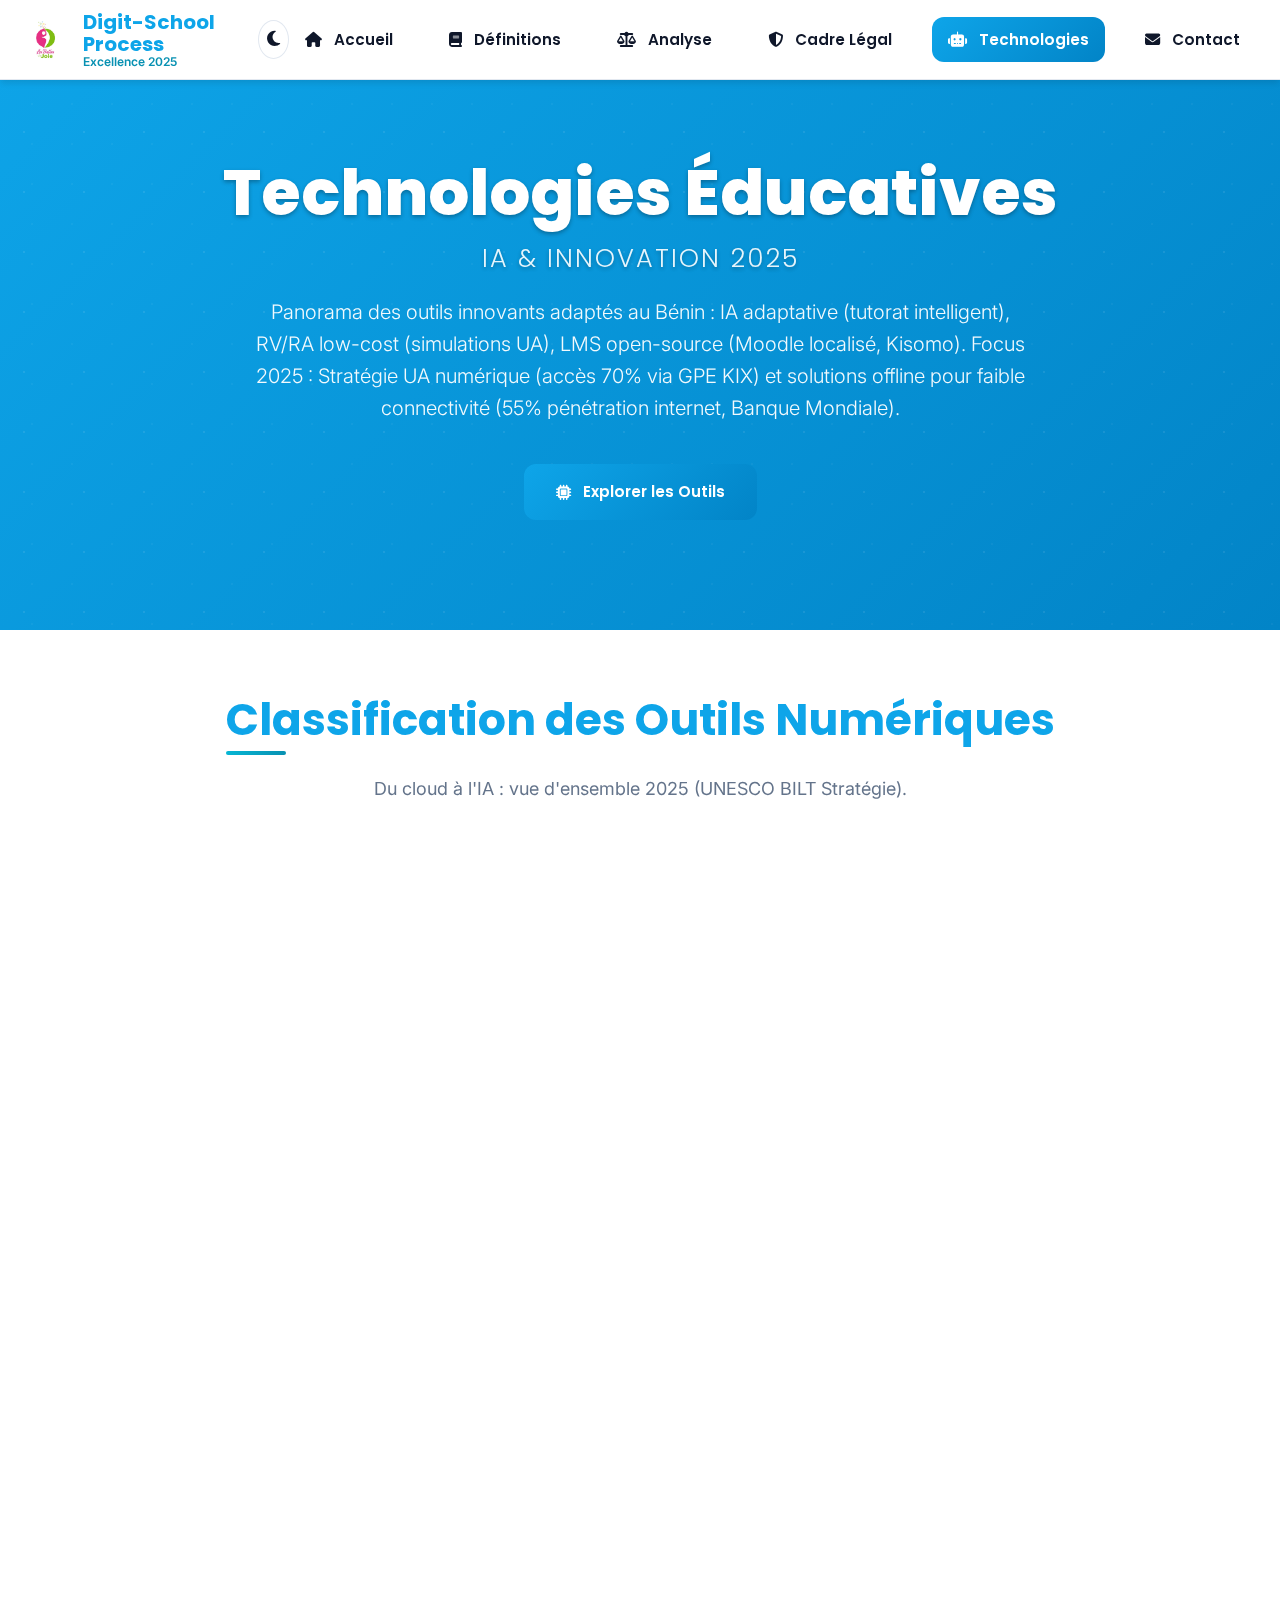
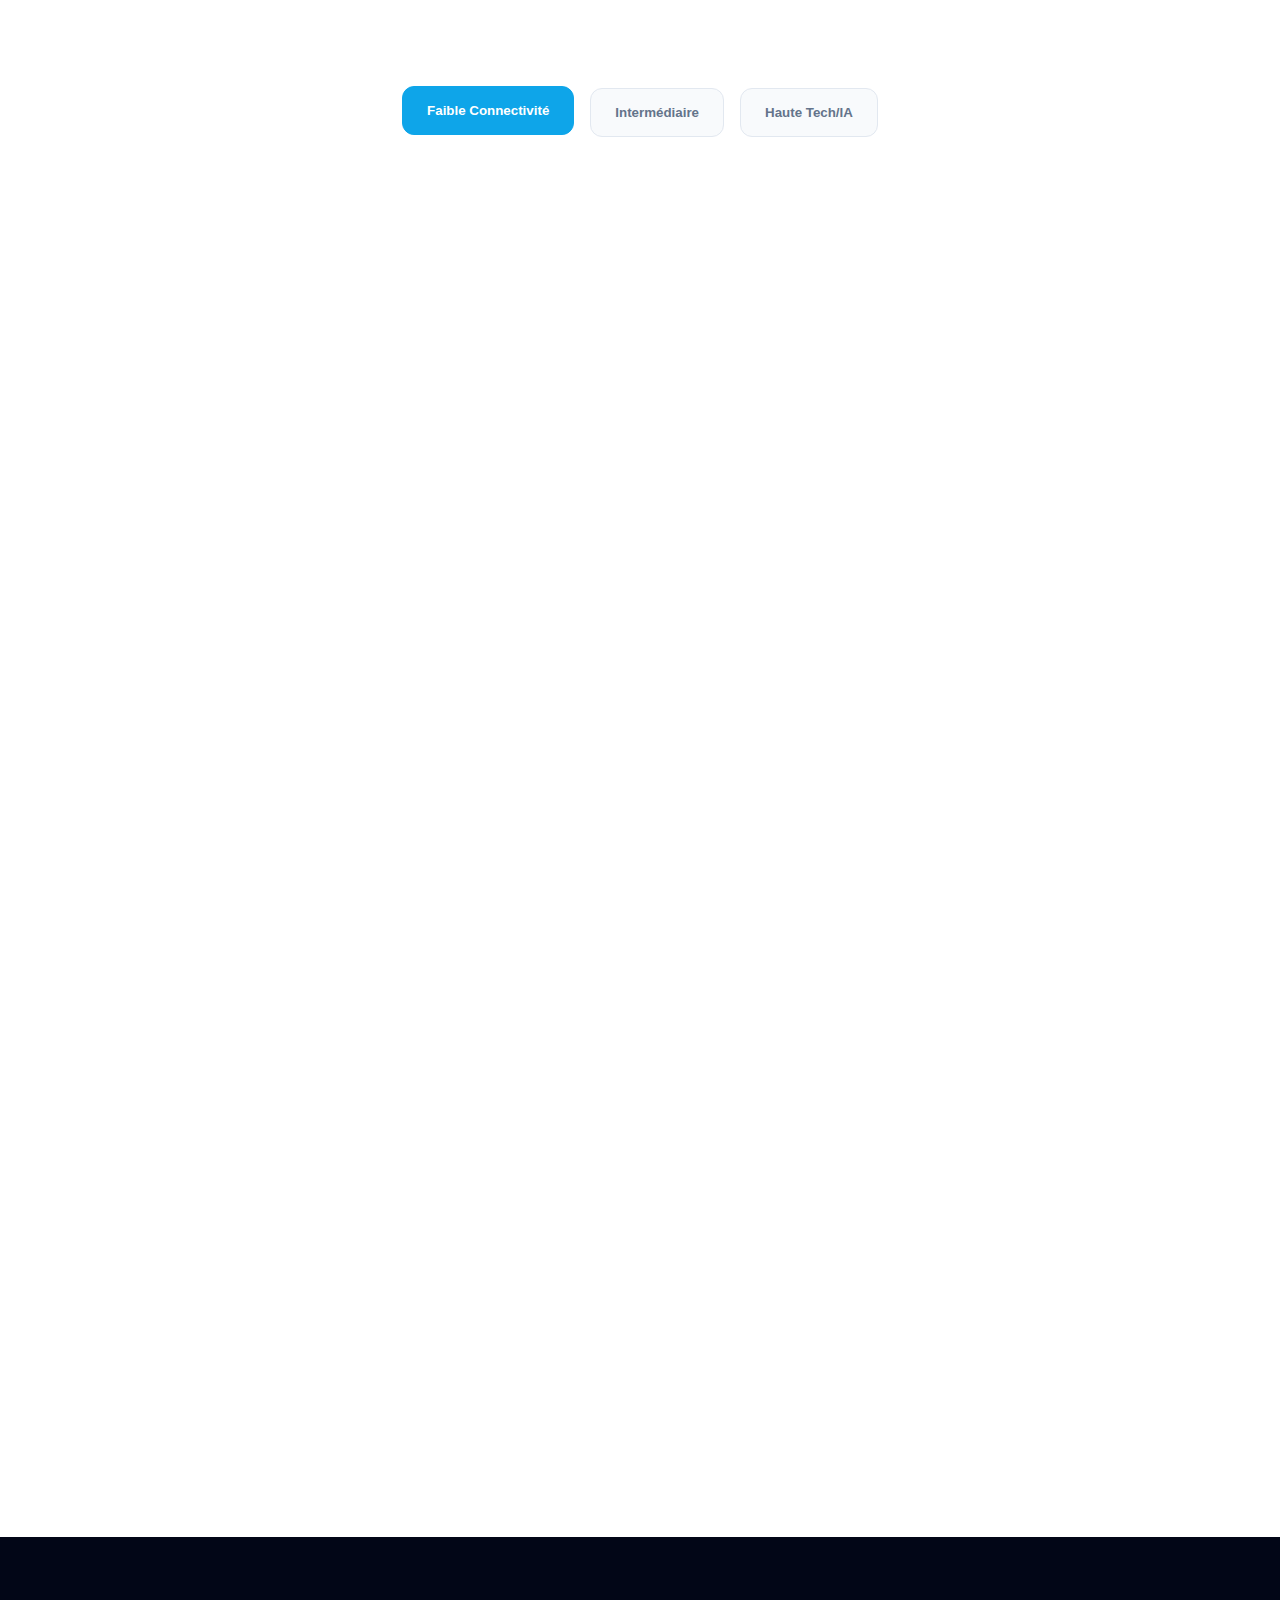
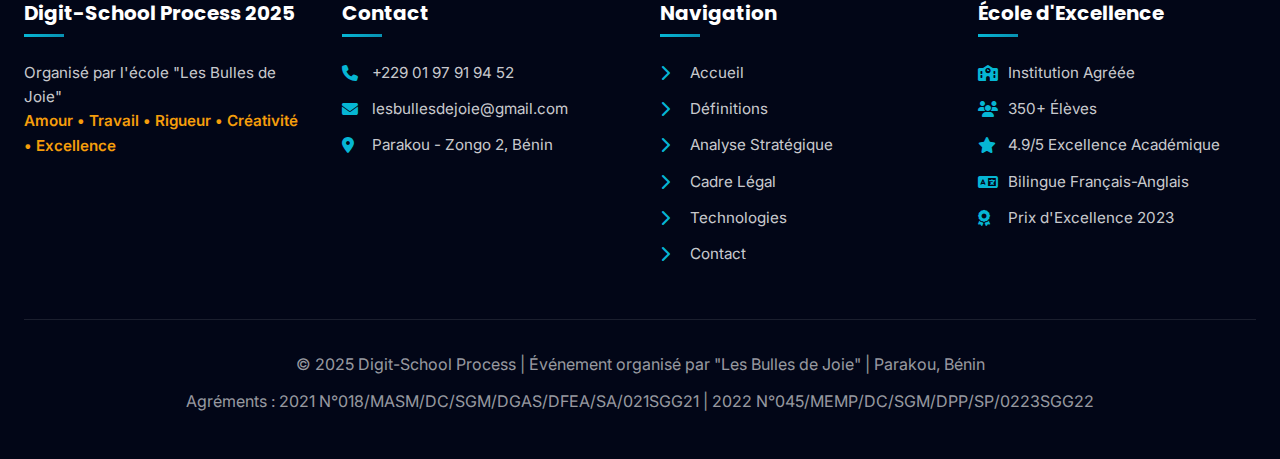
<file: technologies.html>
<!DOCTYPE html>
<html lang="fr" data-theme="light">
<head>
    <meta charset="UTF-8">
    <meta name="viewport" content="width=device-width, initial-scale=1.0">
    <title>Technologies Éducatives | IA & Innovation - Digit-School Process 2025</title>
    
    <!-- SEO Meta -->
    <meta name="description" content="Panorama 2025 des technologies éducatives innovantes au Bénin : IA adaptative, RV/RA low-cost, LMS open-source (Moodle, Kisomo), solutions offline pour faible connectivité.">
    <meta name="keywords" content="technologies éducatives Bénin 2025, IA éducation Afrique, réalité virtuelle low-cost, LMS Moodle open source, outils numériques hors ligne, innovation pédagogique UA">
    <meta name="author" content="Digit-School Process 2025 - Comité Scientifique d'Excellence">
    <meta name="robots" content="index, follow">
    
    <!-- Open Graph -->
    <meta property="og:title" content="Technologies Éducatives | IA & Innovation | Digit-School Process 2025">
    <meta property="og:description" content="Outils numériques adaptés au Bénin : IA, RV, LMS pour éducation inclusive.">
    <meta property="og:type" content="website">
    <meta property="og:url" content="https://digit-school-process.bj/technologies.html">
    <meta property="og:locale" content="fr_BJ">
    
    <!-- Twitter Cards -->
    <meta name="twitter:card" content="summary_large_image">
    <meta name="twitter:title" content="Technologies Éducatives 2025 | Digit-School Process">
    <meta name="twitter:description" content="IA adaptative, RV low-cost et LMS open-source pour l'éducation béninoise.">
    
    <!-- Canonical -->
    <link rel="canonical" href="https://digit-school-process.bj/technologies.html">
    
    <!-- Fonts -->
    <link rel="preconnect" href="https://fonts.googleapis.com">
    <link rel="preconnect" href="https://fonts.gstatic.com" crossorigin>
    <link href="https://fonts.googleapis.com/css2?family=Inter:wght@300;400;500;600;700&family=Poppins:wght@300;400;500;600;700;800;900&display=swap" rel="stylesheet">
    
    <!-- Font Awesome -->
    <link rel="stylesheet" href="https://cdnjs.cloudflare.com/ajax/libs/font-awesome/6.4.0/css/all.min.css">
    
    <!-- AOS -->
    <link href="https://unpkg.com/aos@2.3.1/dist/aos.css" rel="stylesheet">
    
    <!-- CSS Principal (Style Propre : Cyan/Bleu pour Innovation Tech) -->
    <style>
        /* ===== VARIABLES CSS SPÉCIFIQUES (Cyan/Bleu Tech) ===== */
        :root {
            /* Palette Tech : Cyan pour innovation, bleu pour fiabilité */
            --primary: #0EA5E9; /* Cyan vif */
            --primary-light: #0284C7;
            --secondary: #06B6D4; /* Bleu ciel */
            --accent: #0891B2; /* Bleu océan */
            --gold: #F59E0B;
            --success: #10B981;
            
            /* Couleurs système */
            --light: #FFFFFF;
            --gray-light: #F8FAFC;
            --gray: #E2E8F0;
            --gray-dark: #64748B;
            --dark: #0F172A;
            --darkest: #020617;
            
            /* Typo & Espacements */
            --font-heading: 'Poppins', sans-serif;
            --font-body: 'Inter', sans-serif;
            --border-radius: 12px;
            --border-radius-lg: 16px;
            --shadow-sm: 0 1px 3px 0 rgb(0 0 0 / 0.1);
            --shadow-md: 0 4px 6px -1px rgb(0 0 0 / 0.1);
            --shadow-lg: 0 10px 15px -3px rgb(0 0 0 / 0.1);
            
            /* Header */
            --header-height: 80px;
            --header-scrolled-height: 70px;
        }

        [data-theme="dark"] {
            --light: #0F172A;
            --gray-light: #1E293B;
            --gray: #334155;
            --gray-dark: #94A3B8;
            --dark: #F1F5F9;
            --darkest: #FFFFFF;
        }

        /* ===== RESET & BASE ===== */
        * { margin: 0; padding: 0; box-sizing: border-box; }
        ::selection { background: var(--accent); color: var(--light); }
        html { scroll-behavior: smooth; scroll-padding-top: var(--header-height); font-size: 16px; }
        body { font-family: var(--font-body); font-size: 1rem; line-height: 1.6; font-weight: 400; color: var(--dark); background-color: var(--light); overflow-x: hidden; -webkit-font-smoothing: antialiased; -moz-osx-font-smoothing: grayscale; }

        /* ===== TYPO ===== */
        h1, h2, h3, h4, h5, h6 { font-family: var(--font-heading); font-weight: 700; line-height: 1.2; margin-bottom: 1rem; }
        h1 { font-size: clamp(2.5rem, 5vw, 4rem); color: var(--primary); text-align: center; }
        h2 { font-size: clamp(1.875rem, 4vw, 2.75rem); color: var(--primary); position: relative; display: inline-block; }
        h2::after { content: ''; position: absolute; bottom: -8px; left: 0; width: 60px; height: 4px; background: linear-gradient(90deg, var(--secondary), var(--accent)); border-radius: 2px; }
        h3 { font-size: clamp(1.25rem, 3vw, 1.875rem); color: var(--primary); }
        p { margin-bottom: 1rem; font-size: 1rem; line-height: 1.6; }
        a { color: var(--primary); text-decoration: none; transition: all 0.3s ease; }
        a:hover { color: var(--accent); text-decoration: underline; }

        /* ===== LAYOUT ===== */
        .container { width: 100%; max-width: 1280px; margin: 0 auto; padding: 0 1.5rem; }
        .section { padding: 4rem 0; }
        .section-title { text-align: center; margin-bottom: 3rem; }
        .section-subtitle { font-size: 1.125rem; color: var(--gray-dark); max-width: 700px; margin: 0.75rem auto 0; font-weight: 400; }

        /* ===== HEADER HARMONISÉ (IDENTIQUE À INDEX.HTML) ===== */
        .main-header { position: fixed; top: 0; left: 0; width: 100%; height: var(--header-height); background: var(--light); border-bottom: 1px solid var(--gray); z-index: 1000; transition: all 0.4s ease; box-shadow: var(--shadow-md); }
        .main-header.scrolled { height: var(--header-scrolled-height); backdrop-filter: blur(10px); background: rgba(255, 255, 255, 0.95); }
        [data-theme="dark"] .main-header.scrolled { background: rgba(15, 23, 42, 0.95); }
        .header-container { display: flex; justify-content: space-between; align-items: center; height: 100%; }
        .logo-brand { display: flex; align-items: center; gap: 1rem; text-decoration: none; }
        .logo-img { height: 45px; width: auto; transition: transform 0.3s ease; }
        .logo-brand:hover .logo-img { transform: scale(1.05); }
        .logo-text { display: flex; flex-direction: column; line-height: 1.1; }
        .logo-text .main { font-family: var(--font-heading); font-weight: 700; font-size: 1.25rem; color: var(--primary); }
        .logo-text .sub { font-size: 0.75rem; color: var(--accent); font-weight: 600; }
        .main-nav-actions { display: flex; align-items: center; gap: 1rem; }
        .theme-toggle { background: none; border: 1px solid var(--gray); color: var(--dark); padding: 0.5rem; border-radius: 50%; cursor: pointer; transition: all 0.3s ease; font-size: 1.1rem; }
        .theme-toggle:hover { background: var(--gray-light); border-color: var(--primary); }
        .main-nav { display: flex; align-items: center; }
        .nav-list { display: flex; list-style: none; gap: 1.5rem; }
        .nav-link { font-family: var(--font-heading); font-weight: 600; font-size: 0.95rem; color: var(--dark); padding: 0.75rem 1rem; border-radius: var(--border-radius); transition: all 0.3s ease; white-space: nowrap; position: relative; }
        .nav-link:hover { background: var(--gray-light); color: var(--primary); transform: translateY(-2px); }
        .nav-link.active { background: linear-gradient(135deg, var(--primary), var(--primary-light)); color: var(--light); }
        .nav-link i { margin-right: 0.5rem; }
        .mobile-menu-btn { display: none; background: none; border: none; color: var(--primary); font-size: 1.5rem; cursor: pointer; padding: 0.5rem; z-index: 1001; transition: transform 0.3s ease; }
        .mobile-menu-btn:hover { transform: rotate(90deg); }
        .btn { display: inline-flex; align-items: center; justify-content: center; gap: 0.75rem; padding: 1rem 2rem; font-family: var(--font-heading); font-weight: 600; font-size: 0.95rem; border: none; border-radius: var(--border-radius); cursor: pointer; transition: all 0.4s cubic-bezier(0.4, 0, 0.2, 1); background: linear-gradient(135deg, var(--primary), var(--primary-light)); color: var(--light); position: relative; overflow: hidden; }
        .btn::before { content: ''; position: absolute; top: 0; left: -100%; width: 100%; height: 100%; background: linear-gradient(90deg, transparent, rgba(255,255,255,0.2), transparent); transition: left 0.5s; }
        .btn:hover::before { left: 100%; }
        .btn:hover { transform: translateY(-3px) scale(1.02); box-shadow: var(--shadow-lg); }
        .btn-secondary { background: linear-gradient(135deg, var(--secondary), #0891B2); }
        .btn-outline { background: transparent; color: var(--primary); border: 2px solid var(--primary); }
        .btn-outline:hover { background: var(--primary); color: var(--light); }
        .menu-overlay { display: none; position: fixed; top: var(--header-height); left: 0; width: 100%; height: calc(100vh - var(--header-height)); background: rgba(0, 0, 0, 0.6); z-index: 999; backdrop-filter: blur(5px); transition: opacity 0.3s ease; }
        .menu-overlay.active { display: block; opacity: 1; }

        /* ===== HERO (Cyan Dynamique - Remplacement BG Image par Gradient + SVG) ===== */
        .hero { min-height: 70vh; padding: calc(var(--header-height) + 2rem) 0 4rem; background: linear-gradient(135deg, var(--primary) 0%, var(--primary-light) 100%), radial-gradient(circle at 20% 80%, rgba(255,255,255,0.15) 1px, transparent 1px); background-size: cover, 50px 50px; background-position: center, 20% 80%; color: var(--light); display: flex; align-items: center; position: relative; overflow: hidden; }
        .hero::before { content: ''; position: absolute; top: 0; left: 0; width: 100%; height: 100%; background-image: radial-gradient(circle at 40% 20%, rgba(255,255,255,0.1) 1px, transparent 1px), radial-gradient(circle at 80% 60%, rgba(255,255,255,0.05) 1px, transparent 1px); background-size: 60px 60px, 40px 40px; animation: floatParticles 25s linear infinite; z-index: 0; opacity: 0.8; }
        @keyframes floatParticles { 0% { transform: translateY(0) translateX(0) rotate(0deg); } 100% { transform: translateY(-50px) translateX(50px) rotate(360deg); } }
        .hero-content { text-align: center; max-width: 900px; margin: 0 auto; position: relative; z-index: 1; }
        .hero-title { font-size: clamp(2.5rem, 6vw, 4rem); font-weight: 800; line-height: 1.1; margin-bottom: 1.5rem; color: var(--light); text-shadow: 0 2px 4px rgba(0,0,0,0.3); }
        .hero-title span { display: block; font-size: 0.4em; font-weight: 300; margin-top: 1rem; opacity: 0.9; letter-spacing: 2px; text-transform: uppercase; }
        .hero-subtitle { font-size: 1.25rem; margin-bottom: 2.5rem; line-height: 1.6; font-weight: 300; opacity: 0.95; max-width: 800px; margin-left: auto; margin-right: auto; hyphens: auto; word-break: break-word; }
        .hero-actions { display: flex; gap: 1.5rem; justify-content: center; flex-wrap: wrap; }

        /* ===== CATEGORY GRID ===== */
        .category-grid { display: grid; grid-template-columns: repeat(auto-fit, minmax(280px, 1fr)); gap: 2rem; }
        .category-card { background: var(--light); border-radius: var(--border-radius-lg); padding: 2.5rem 2rem; text-align: center; transition: all 0.3s ease; box-shadow: var(--shadow-sm); border: 1px solid var(--gray-light); }
        .category-card:hover { transform: translateY(-5px); box-shadow: var(--shadow-lg); border-color: var(--primary); }
        .category-icon { width: 70px; height: 70px; border-radius: 50%; display: flex; align-items: center; justify-content: center; color: var(--light); font-size: 1.5rem; margin: 0 auto 1.5rem; transition: all 0.3s ease; }
        .category-card:nth-child(1) .category-icon { background: var(--primary); }
        .category-card:nth-child(2) .category-icon { background: var(--secondary); }
        .category-card:nth-child(3) .category-icon { background: var(--accent); }
        .category-card:nth-child(4) .category-icon { background: var(--success); }
        .category-card:hover .category-icon { transform: scale(1.1) rotate(10deg); }
        .category-card h3 { color: var(--primary); margin-bottom: 1rem; }
        .category-card p { color: var(--gray-dark); margin-bottom: 1.5rem; line-height: 1.6; }
        .tech-list { list-style: none; text-align: left; }
        .tech-list li { padding: 0.5rem 0; padding-left: 1rem; position: relative; color: var(--gray-dark); }
        .tech-list li::before { content: '→'; position: absolute; left: 0; color: var(--secondary); font-weight: bold; }

        /* ===== SOLUTION TABS (Responsive) ===== */
        .solution-tabs { margin-top: 2rem; }
        .solution-tab-headers { display: flex; gap: 1rem; margin-bottom: 2rem; flex-wrap: wrap; justify-content: center; }
        .solution-tab-header { padding: 1rem 1.5rem; background: var(--gray-light); border: 1px solid var(--gray); border-radius: var(--border-radius); cursor: pointer; transition: all 0.3s ease; font-weight: 600; color: var(--gray-dark); }
        .solution-tab-header.active, .solution-tab-header:hover { background: var(--primary); color: var(--light); border-color: var(--primary); transform: translateY(-2px); }
        .solution-tab-content { display: none; }
        .solution-tab-content.active { display: block; animation: fadeIn 0.3s ease; }
        @keyframes fadeIn { from { opacity: 0; transform: translateY(10px); } to { opacity: 1; transform: translateY(0); } }
        .solution-card { background: var(--light); border-radius: var(--border-radius-lg); padding: 2rem; margin-bottom: 2rem; box-shadow: var(--shadow-sm); border-left: 4px solid var(--secondary); transition: all 0.3s ease; }
        .solution-card:hover { box-shadow: var(--shadow-md); transform: translateX(5px); }
        .solution-card h4 { display: flex; align-items: center; gap: 0.75rem; color: var(--primary); margin-bottom: 1rem; font-size: 1.25rem; }
        .solution-card p { color: var(--gray-dark); margin-bottom: 1.5rem; line-height: 1.6; }
        .solution-features { list-style: none; }
        .solution-features li { margin-bottom: 0.75rem; padding-left: 1rem; position: relative; color: var(--gray-dark); }
        .solution-features li::before { content: '✓'; position: absolute; left: 0; color: var(--accent); font-weight: bold; }
        .tech-example { background: rgba(14, 165, 233, 0.05); padding: 1.5rem; border-radius: var(--border-radius); margin-top: 1.5rem; border-left: 3px solid var(--primary); }
        .tech-example h4 { color: var(--primary); margin-bottom: 0.75rem; display: flex; align-items: center; gap: 0.5rem; }

        /* ===== COMPARISON TABLE (Responsive) ===== */
        .comparison-table { width: 100%; border-collapse: collapse; margin-top: 2rem; background: var(--light); border-radius: var(--border-radius-lg); overflow: hidden; box-shadow: var(--shadow-md); }
        .comparison-table th, .comparison-table td { padding: 1rem; text-align: left; border-bottom: 1px solid var(--gray-light); }
        .comparison-table th { background: linear-gradient(135deg, var(--primary), var(--primary-light)); color: var(--light); font-weight: 600; }
        .comparison-table th:first-child, .comparison-table td:first-child { font-weight: 600; color: var(--primary); }
        .comparison-table tr:hover { background: var(--gray-light); }
        .matrix-column { text-align: center; min-width: 120px; }
        .comparison-table i { margin-right: 0.5rem; }

        /* ===== FOOTER HARMONISÉ (IDENTIQUE À INDEX.HTML - Sans Image) ===== */
        .main-footer { background: var(--darkest); color: var(--light); padding: 4rem 0 2rem; }
        .footer-grid { display: grid; grid-template-columns: repeat(auto-fit, minmax(250px, 1fr)); gap: 2.5rem; margin-bottom: 2.5rem; }
        .footer-section { display: flex; flex-direction: column; }
        .footer-title { font-size: 1.25rem; color: var(--light); margin-bottom: 1.5rem; position: relative; padding-bottom: 0.75rem; }
        .footer-title::after { content: ''; position: absolute; bottom: 0; left: 0; width: 40px; height: 3px; background: linear-gradient(90deg, var(--secondary), var(--accent)); }
        .footer-links { list-style: none; }
        .footer-links li { margin-bottom: 0.75rem; }
        .footer-links a, .footer-links span { color: rgba(255, 255, 255, 0.8); text-decoration: none; transition: all 0.3s ease; display: flex; align-items: center; gap: 0.75rem; font-size: 0.95rem; }
        .footer-links a:hover { color: var(--light); transform: translateX(5px); }
        .footer-links i { width: 18px; color: var(--secondary); font-size: 1rem; transition: color 0.3s ease; }
        .footer-links a:hover i { color: var(--accent); }
        .footer-bottom { text-align: center; padding-top: 2rem; border-top: 1px solid rgba(255, 255, 255, 0.1); font-size: 0.875rem; color: rgba(255, 255, 255, 0.6); }
        .footer-bottom p { margin-bottom: 0.75rem; }

        /* ===== RESPONSIVE ===== */
        @media (max-width: 992px) { 
            .nav-list { gap: 1rem; } 
            .nav-link { padding: 0.5rem 0.75rem; font-size: 0.9rem; } 
            .category-grid { grid-template-columns: repeat(auto-fit, minmax(250px, 1fr)); gap: 1.5rem; }
            .solution-tab-headers { flex-direction: column; align-items: center; }
            .comparison-table { font-size: 0.9rem; }
            .comparison-table th, .comparison-table td { padding: 0.75rem 0.5rem; }
            .matrix-column { min-width: 100px; }
        }
        @media (max-width: 768px) {
            .mobile-menu-btn { display: block; }
            .main-nav { 
                position: fixed; 
                top: var(--header-height); 
                left: -100%; 
                width: 300px; 
                height: calc(100vh - var(--header-height)); 
                background: var(--light); 
                flex-direction: column; 
                justify-content: flex-start; 
                padding: 2rem; 
                transition: left 0.4s cubic-bezier(0.4, 0, 0.2, 1); 
                z-index: 1000; 
                box-shadow: var(--shadow-lg); 
                overflow-y: auto; 
            }
            .main-nav.active { left: 0; }
            .nav-list { flex-direction: column; width: 100%; gap: 0; }
            .nav-list li { width: 100%; border-bottom: 1px solid var(--gray); }
            .nav-link { padding: 1.25rem 1rem; font-size: 1.1rem; display: flex; align-items: center; width: 100%; border-radius: 0; }
            .nav-link i { width: 24px; text-align: center; margin-right: 1rem; font-size: 1.2rem; }
            .nav-link:hover { background: linear-gradient(90deg, var(--primary), var(--primary-light)); color: var(--light); }
            .hero-actions { flex-direction: column; align-items: center; }
            .hero-actions .btn { width: 100%; max-width: 350px; margin: 0.5rem 0; }
            .hero-title { font-size: 2.25rem; }
            .hero-subtitle { font-size: 1.125rem; padding: 0 1rem; hyphens: auto; word-break: break-word; }
            .category-grid { grid-template-columns: 1fr; }
            .solution-card { padding: 1.75rem; margin-bottom: 1.5rem; }
            .comparison-table { overflow-x: auto; display: block; white-space: nowrap; }
            .comparison-table th, .comparison-table td { min-width: 100px; padding: 0.5rem; font-size: 0.85rem; }
        }
        @media (max-width: 576px) {
            .container { padding: 0 1rem; }
            .section { padding: 3rem 0; }
            h1 { font-size: 2rem; } h2 { font-size: 1.75rem; } h3 { font-size: 1.375rem; }
            .hero { padding: calc(var(--header-height) + 1rem) 0 3rem; min-height: auto; }
            .category-card { padding: 2rem 1.5rem; }
            .footer-grid { grid-template-columns: 1fr; gap: 2rem; }
        }
    </style>
</head>
<body>
    <!-- Header Harmonisé (identique à index.html) -->
    <header class="main-header">
        <div class="container header-container">
            <a href="index.html" class="logo-brand">
                <img src="./assets/images/logo-premium.png" alt="Logo Digit-School Process 2025" class="logo-img">
                <div class="logo-text">
                    <div class="main">Digit-School Process</div>
                    <div class="sub">Excellence 2025</div>
                </div>
            </a>
            
            <div class="main-nav-actions">
                <button class="theme-toggle" id="themeToggle" aria-label="Basculer le mode sombre">
                    <i class="fas fa-moon"></i>
                </button>
                <button class="mobile-menu-btn" id="mobileMenuBtn" aria-label="Menu mobile">
                    <i class="fas fa-bars"></i>
                </button>
            </div>
            
            <nav class="main-nav" aria-label="Navigation principale" id="mainNav">
                <ul class="nav-list">
                    <li><a href="index.html" class="nav-link"><i class="fas fa-home"></i> Accueil</a></li>
                    <li><a href="definitions.html" class="nav-link"><i class="fas fa-book"></i> Définitions</a></li>
                    <li><a href="avantages-risques.html" class="nav-link"><i class="fas fa-balance-scale"></i> Analyse</a></li>
                    <li><a href="precautions-lois.html" class="nav-link"><i class="fas fa-shield-alt"></i> Cadre Légal</a></li>
                    <li><a href="technologies.html" class="nav-link active"><i class="fas fa-robot"></i> Technologies</a></li>
                    <li><a href="contact.html" class="nav-link"><i class="fas fa-envelope"></i> Contact</a></li>
                </ul>
            </nav>
            
            <div class="menu-overlay" id="menuOverlay"></div>
        </div>
    </header>

    <!-- Hero Section -->
    <section class="hero" id="hero">
        <div class="container">
            <div class="hero-content" data-aos="fade-up">
                <h1 class="hero-title">
                    Technologies Éducatives
                    <span>IA & Innovation 2025</span>
                </h1>
                
                <p class="hero-subtitle">
                    Panorama des outils innovants adaptés au Bénin : IA adaptative (tutorat intelligent), RV/RA low-cost (simulations UA), LMS open-source (Moodle localisé, Kisomo). Focus 2025 : Stratégie UA numérique (accès 70% via GPE KIX) et solutions offline pour faible connectivité (55% pénétration internet, Banque Mondiale).
                </p>
                
                <div class="hero-actions">
                    <a href="#categories" class="btn btn-lg">
                        <i class="fas fa-microchip"></i> Explorer les Outils
                    </a>
                </div>
            </div>
        </div>
    </section>

    <!-- Classification Section -->
    <section class="section tech-categories" id="categories">
        <div class="container">
            <div class="section-title" data-aos="fade-up">
                <h2>Classification des Outils Numériques</h2>
                <p class="section-subtitle">Du cloud à l'IA : vue d'ensemble 2025 (UNESCO BILT Stratégie).</p>
            </div>
            
            <div class="category-grid">
                <div class="category-card" data-aos="fade-up" data-aos-delay="100">
                    <div class="category-icon">
                        <i class="fas fa-cloud"></i>
                    </div>
                    <h3>Plateformes & Cloud Éducatif</h3>
                    <p>Systèmes pour gestion cours/ressources ; ENT UA pour Afrique (2025).</p>
                    <ul class="tech-list">
                        <li>Moodle LMS (open-source)</li>
                        <li>ENT national Bénin</li>
                        <li>Cloud sécurisé (Kisomo)</li>
                    </ul>
                </div>
                
                <div class="category-card" data-aos="fade-up" data-aos-delay="200">
                    <div class="category-icon">
                        <i class="fas fa-robot"></i>
                    </div>
                    <h3>IA et Apprentissage Adaptatif</h3>
                    <p>Personnalisation via données ; tutorat IA pour 150 jeunes Bénin (Africa Tech Up 2025).</p>
                    <ul class="tech-list">
                        <li>Recommandations contenu</li>
                        <li>Chatbots tutorat</li>
                        <li>Évaluation automatisée</li>
                    </ul>
                </div>
                
                <div class="category-card" data-aos="fade-up" data-aos-delay="300">
                    <div class="category-icon">
                        <i class="fas fa-cube"></i>
                    </div>
                    <h3>Réalité Virtuelle/Augmentée</h3>
                    <p>Expériences immersives ; co-création RV musées/écoles (CRIFPE 2025).</p>
                    <ul class="tech-list">
                        <li>Apps RA smartphone</li>
                        <li>Simulations 3D sciences</li>
                        <li>Multimédia production</li>
                    </ul>
                </div>
                
                <div class="category-card" data-aos="fade-up" data-aos-delay="400">
                    <div class="category-icon">
                        <i class="fas fa-network-wired"></i>
                    </div>
                    <h3>Infrastructure Réseau & Matériel</h3>
                    <p>Solutions physiques offline ; serveurs low-cost pour Afrique subsaharienne (UNESCO 2025).</p>
                    <ul class="tech-list">
                        <li>Tablettes low-cost</li>
                        <li>Serveurs RACHEL/KA-LITE</li>
                        <li>Projections interactifs</li>
                    </ul>
                </div>
            </div>
        </div>
    </section>

    <!-- Adapted Solutions Section -->
    <section class="section adapted-solutions" id="adapted">
        <div class="container">
            <div class="section-title" data-aos="fade-up">
                <h2>Solutions Adaptées au Bénin</h2>
                <p class="section-subtitle">Technologies low-cost/offline pour connectivité limitée (Stratégie UA 2025).</p>
            </div>
            
            <div class="solution-tabs">
                <div class="solution-tab-headers">
                    <button class="solution-tab-header active" data-solution-tab="low-tech">Faible Connectivité</button>
                    <button class="solution-tab-header" data-solution-tab="intermediate-tech">Intermédiaire</button>
                    <button class="solution-tab-header" data-solution-tab="high-tech">Haute Tech/IA</button>
                </div>
                
                <div class="solution-tab-content active" id="low-tech">
                    <div class="solution-card" data-aos="fade-up">
                        <h4><i class="fas fa-server"></i> Moodle Localisé / RACHEL</h4>
                        <p>Serveurs physiques/Raspberry pour contenus offline ; idéal zones rurales (UNESCO BILT 2025).</p>
                        <ul class="solution-features">
                            <li>Internet minimal</li>
                            <li>Batch téléchargements</li>
                            <li>Cache intelligent</li>
                        </ul>
                    </div>
                    <div class="solution-card" data-aos="fade-up" data-aos-delay="100">
                        <h4><i class="fas fa-satellite-dish"></i> Réseau Mesh</h4>
                        <p>Réseaux maillés villageois ; résilience pannes (GPE KIX Afrique 2025).</p>
                        <ul class="solution-features">
                            <li>Coût initial faible</li>
                            <li>Résilience aux pannes</li>
                            <li>Partage connexion limitée</li>
                        </ul>
                    </div>
                </div>
                
                <div class="solution-tab-content" id="intermediate-tech">
                    <div class="solution-card" data-aos="fade-up">
                        <h4><i class="fas fa-code-branch"></i> Plateformes Open Source</h4>
                        <p>Logiciels libres adaptés localement ; évite licences (CRDI manuel innovations 2025).</p>
                        <ul class="solution-features">
                            <li>Coûts logiciels nuls</li>
                            <li>Traduction/modification</li>
                            <li>Contenus locaux</li>
                        </ul>
                        <div class="tech-example">
                            <h4><i class="fas fa-lightbulb"></i> Exemple :</h4>
                            <p>Moodle localisé : Interface langues nationales, modules programmes béninois, faible débit (Africa Tech Up).</p>
                        </div>
                    </div>
                    <div class="solution-card" data-aos="fade-up" data-aos-delay="100">
                        <h4><i class="fas fa-hand-holding-usd"></i> Financement Innovant</h4>
                        <p>Location/achat, micro-crédits, PPP ; pour équipements (PND Bénin 2025).</p>
                        <ul class="solution-features">
                            <li>Location maintenance incluse</li>
                            <li>Micro-paiements familles</li>
                            <li>Partenariats locaux</li>
                        </ul>
                    </div>
                </div>
                
                <div class="solution-tab-content" id="high-tech">
                    <div class="solution-card" data-aos="fade-up">
                        <h4><i class="fas fa-robot"></i> IA Diagnostic/Orientation</h4>
                        <p>Analyse performances ; parcours emploi local (formation IA 150 jeunes Bénin 2025).</p>
                        <ul class="solution-features">
                            <li>Optimisation apprentissage</li>
                            <li>Adequation formation-emploi</li>
                            <li>Infrastructure données</li>
                        </ul>
                    </div>
                    <div class="solution-card" data-aos="fade-up" data-aos-delay="100">
                        <h4><i class="fas fa-vr-cardboard"></i> Laboratoires Virtuels</h4>
                        <p>RV casques low-cost ; simulations sciences/histoire (co-création CRIFPE 2025).</p>
                        <ul class="solution-features">
                            <li>Engagement élèves élevé</li>
                            <li>Coûts labo réduits</li>
                            <li>Smartphones/tablettes base</li>
                        </ul>
                    </div>
                </div>
            </div>
        </div>
    </section>

    <!-- Matrix Section -->
    <section class="section comparison-section" id="matrix">
        <div class="container">
            <div class="section-title" data-aos="fade-up">
                <h2>Matrice d'Aide à la Décision</h2>
                <p class="section-subtitle">Comparative 2025 pour contexte béninois (UNESCO/UA).</p>
            </div>
            
            <table class="comparison-table" data-aos="fade-up" data-aos-delay="100">
                <thead>
                    <tr>
                        <th>Technologie / Solution</th>
                        <th><i class="fas fa-hand-holding-usd"></i> Coût Initial/Maintenance</th>
                        <th><i class="fas fa-sitemap"></i> Complexité Mise en Œuvre</th>
                        <th><i class="fas fa-signal"></i> Connectivité Requise</th>
                        <th>Avantage Clé Afrique Ouest</th>
                    </tr>
                </thead>
                <tbody>
                    <tr>
                        <td><strong>Plateforme LMS Cloud (SaaS)</strong></td>
                        <td>Élevé (Licences + Données)</td>
                        <td>Intermédiaire (Config)</td>
                        <td>Élevé (Permanent)</td>
                        <td>Mises à jour auto ; accessibilité globale.</td>
                    </tr>
                    <tr>
                        <td><strong>Moodle Localisé / RACHEL</strong></td>
                        <td>Faible (Matériel local)</td>
                        <td>Faible-Intermédiaire (Install)</td>
                        <td>Très Faible (Offline)</td>
                        <td><strong>Anti-fracture ; UA stratégie 2025.</strong></td>
                    </tr>
                    <tr>
                        <td><strong>Tablettes Low-Cost</strong></td>
                        <td>Intermédiaire (Achat + Rechange)</td>
                        <td>Faible (Pré-configuré)</td>
                        <td>Faible (Offline possible)</td>
                        <td>Mobilité individuelle élèves.</td>
                    </tr>
                    <tr>
                        <td><strong>Outils IA Générative</strong></td>
                        <td>Élevé (Abonnement)</td>
                        <td>Faible (Simple)</td>
                        <td>Très Élevé (API réel)</td>
                        <td>Personnalisation extrême ; Africa Tech Up.</td>
                    </tr>
                </tbody>
            </table>
        </div>
    </section>

    <!-- Footer Harmonisé (identique à index.html) -->
    <footer class="main-footer">
        <div class="container">
            <div class="footer-grid">
                <div class="footer-section">
                    <h4 class="footer-title">Digit-School Process 2025</h4>
                    <p style="color: rgba(255,255,255,0.8); line-height: 1.6; font-size: 0.95rem;">
                        Organisé par l'école "Les Bulles de Joie"<br>
                        <span style="color: var(--gold); font-weight: 600;">
                            Amour • Travail • Rigueur • Créativité • Excellence
                        </span>
                    </p>
                </div>
                
                <div class="footer-section">
                    <h4 class="footer-title">Contact</h4>
                    <ul class="footer-links">
                        <li><a href="tel:+2290197919452"><i class="fas fa-phone"></i> +229 01 97 91 94 52</a></li>
                        <li><a href="mailto:lesbullesdejoie@gmail.com"><i class="fas fa-envelope"></i> lesbullesdejoie@gmail.com</a></li>
                        <li><span><i class="fas fa-map-marker-alt"></i> Parakou - Zongo 2, Bénin</span></li>
                    </ul>
                </div>
                
                <div class="footer-section">
                    <h4 class="footer-title">Navigation</h4>
                    <ul class="footer-links">
                        <li><a href="index.html"><i class="fas fa-chevron-right"></i> Accueil</a></li>
                        <li><a href="definitions.html"><i class="fas fa-chevron-right"></i> Définitions</a></li>
                        <li><a href="avantages-risques.html"><i class="fas fa-chevron-right"></i> Analyse Stratégique</a></li>
                        <li><a href="precautions-lois.html"><i class="fas fa-chevron-right"></i> Cadre Légal</a></li>
                        <li><a href="technologies.html"><i class="fas fa-chevron-right"></i> Technologies</a></li>
                        <li><a href="contact.html"><i class="fas fa-chevron-right"></i> Contact</a></li>
                    </ul>
                </div>
                
                <div class="footer-section">
                    <h4 class="footer-title">École d'Excellence</h4>
                    <ul class="footer-links">
                        <li><span><i class="fas fa-school"></i> Institution Agréée</span></li>
                        <li><span><i class="fas fa-users"></i> 350+ Élèves</span></li>
                        <li><span><i class="fas fa-star"></i> 4.9/5 Excellence Académique</span></li>
                        <li><span><i class="fas fa-language"></i> Bilingue Français-Anglais</span></li>
                        <li><span><i class="fas fa-award"></i> Prix d'Excellence 2023</span></li>
                    </ul>
                </div>
            </div>
            
            <div class="footer-bottom">
                <p>&copy; 2025 Digit-School Process | Événement organisé par "Les Bulles de Joie" | Parakou, Bénin</p>
                <p>Agréments : 2021 N°018/MASM/DC/SGM/DGAS/DFEA/SA/021SGG21 | 2022 N°045/MEMP/DC/SGM/DPP/SP/0223SGG22</p>
            </div>
        </div>
    </footer>

    <!-- Scripts -->
    <script src="https://unpkg.com/aos@2.3.1/dist/aos.js"></script>
    <script>
        document.addEventListener('DOMContentLoaded', function() {
            AOS.init({ duration: 800, once: false, offset: 100, easing: 'ease-out-cubic', mirror: true });

            // ========== HEADER HARMONISÉ (identique à index.html) ==========
            // Dark Mode
            const themeToggle = document.getElementById('themeToggle');
            const html = document.documentElement;
            const currentTheme = localStorage.getItem('theme') || 'light';
            html.setAttribute('data-theme', currentTheme);
            themeToggle.querySelector('i').className = currentTheme === 'dark' ? 'fas fa-sun' : 'fas fa-moon';
            themeToggle.addEventListener('click', () => {
                const newTheme = html.getAttribute('data-theme') === 'light' ? 'dark' : 'light';
                html.setAttribute('data-theme', newTheme);
                localStorage.setItem('theme', newTheme);
                themeToggle.querySelector('i').className = newTheme === 'dark' ? 'fas fa-sun' : 'fas fa-moon';
            });

            // Menu Mobile
            const mobileBtn = document.getElementById('mobileMenuBtn');
            const nav = document.getElementById('mainNav');
            const overlay = document.getElementById('menuOverlay');
            function toggleMenu() {
                nav.classList.toggle('active');
                overlay.classList.toggle('active');
                mobileBtn.innerHTML = nav.classList.contains('active') ? '<i class="fas fa-times"></i>' : '<i class="fas fa-bars"></i>';
                document.body.style.overflow = nav.classList.contains('active') ? 'hidden' : '';
            }
            mobileBtn.addEventListener('click', toggleMenu);
            overlay.addEventListener('click', toggleMenu);
            document.querySelectorAll('.nav-link').forEach(link => {
                link.addEventListener('click', () => {
                    nav.classList.remove('active');
                    overlay.classList.remove('active');
                    mobileBtn.innerHTML = '<i class="fas fa-bars"></i>';
                    document.body.style.overflow = '';
                });
            });

            // Header Scroll
            const header = document.querySelector('.main-header');
            window.addEventListener('scroll', () => {
                if (window.scrollY > 50) header.classList.add('scrolled');
                else header.classList.remove('scrolled');
            });

            // Smooth Scroll
            document.querySelectorAll('a[href^="#"]').forEach(anchor => {
                anchor.addEventListener('click', function (e) {
                    e.preventDefault();
                    const target = document.querySelector(this.getAttribute('href'));
                    if (target) target.scrollIntoView({ behavior: 'smooth', block: 'start' });
                });
            });

            // Tabs Functionality
            const tabHeaders = document.querySelectorAll('.solution-tab-header');
            const tabContents = document.querySelectorAll('.solution-tab-content');
            tabHeaders.forEach(header => {
                header.addEventListener('click', () => {
                    const targetTab = header.dataset.solutionTab;
                    tabHeaders.forEach(h => h.classList.remove('active'));
                    tabContents.forEach(c => c.classList.remove('active'));
                    header.classList.add('active');
                    document.getElementById(targetTab).classList.add('active');
                });
            });

            // Resize Menu
            window.addEventListener('resize', () => {
                if (window.innerWidth > 768) {
                    nav.classList.remove('active');
                    overlay.classList.remove('active');
                    mobileBtn.innerHTML = '<i class="fas fa-bars"></i>';
                    document.body.style.overflow = '';
                }
            });

            // Interactive Elements
            document.querySelectorAll('.category-card, .solution-card').forEach(el => {
                el.addEventListener('click', (e) => {
                    if (e.target.tagName === 'A' || e.target.tagName === 'BUTTON' || e.target.closest('a') || e.target.closest('button')) {
                        return;
                    }
                    el.style.transform = 'scale(0.98)';
                    setTimeout(() => { el.style.transform = ''; }, 150);
                });
            });
        });
    </script>
</body>
</html>
</file>
